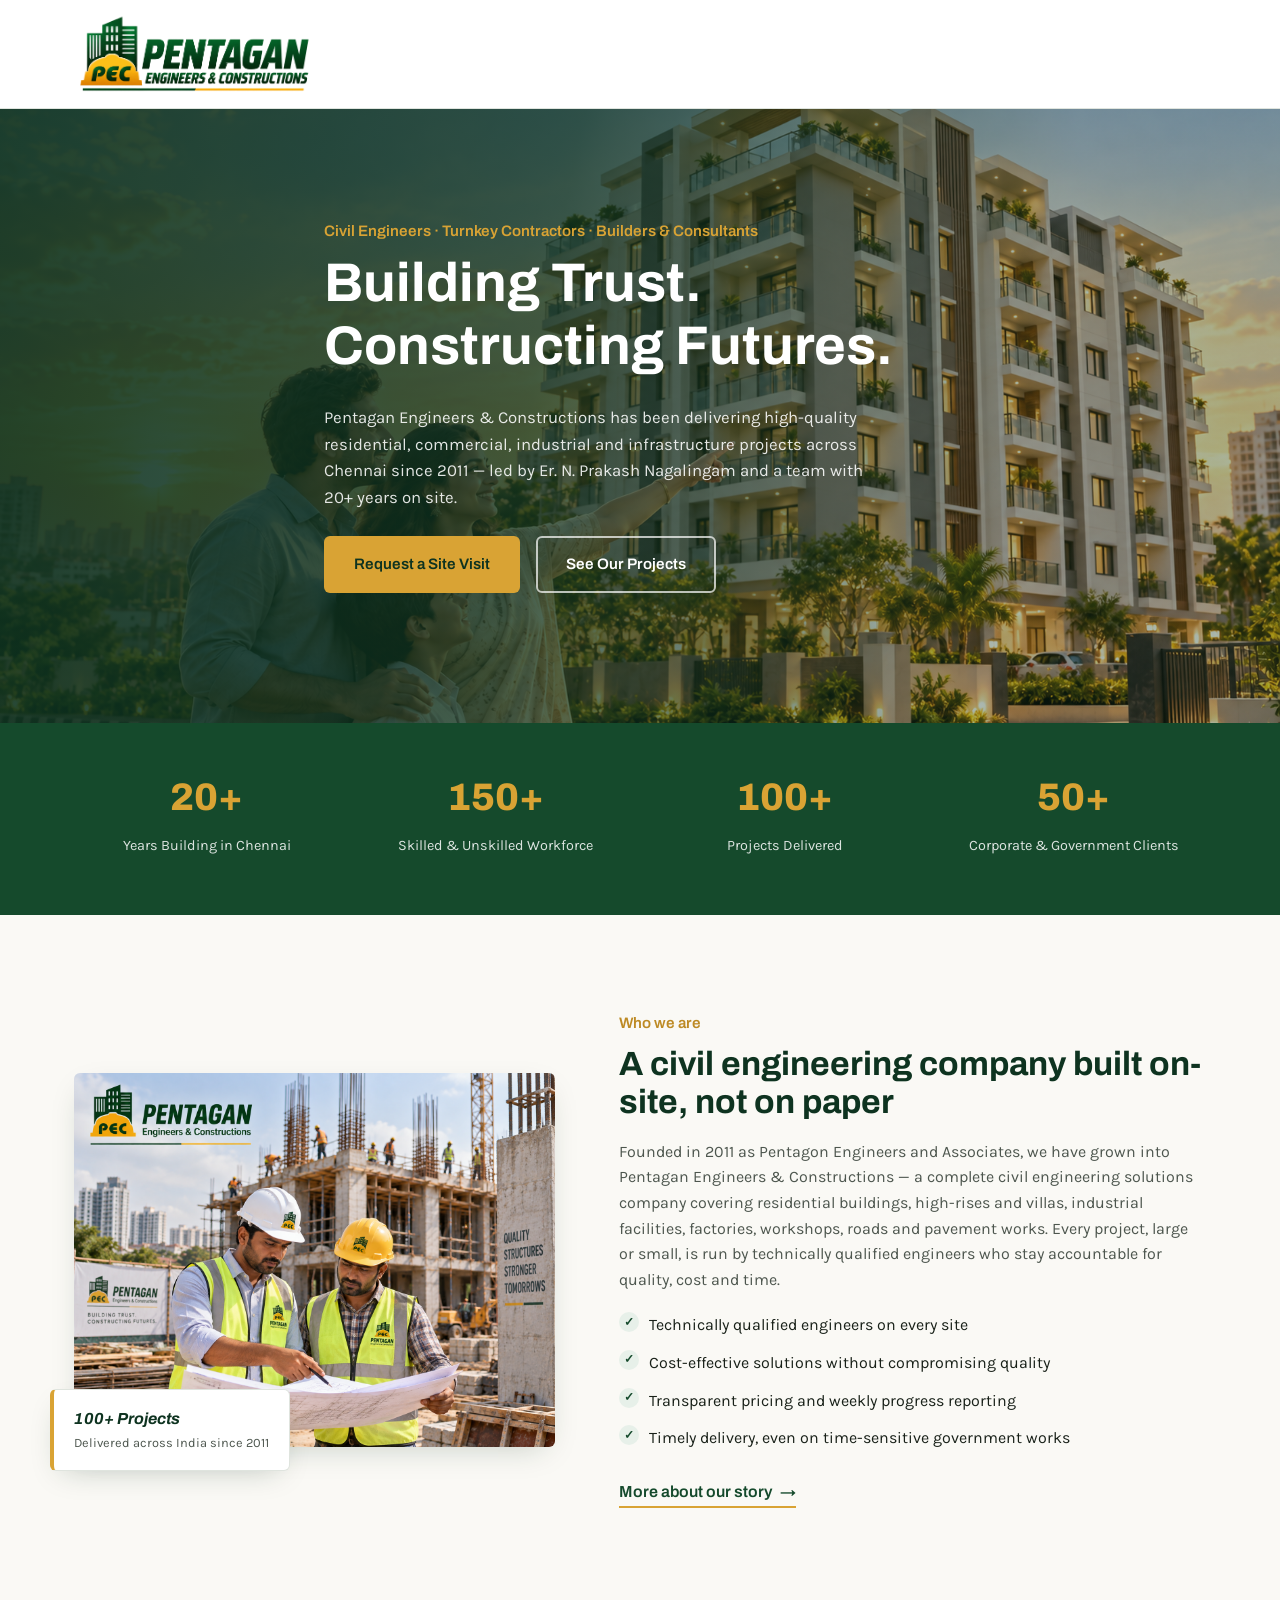
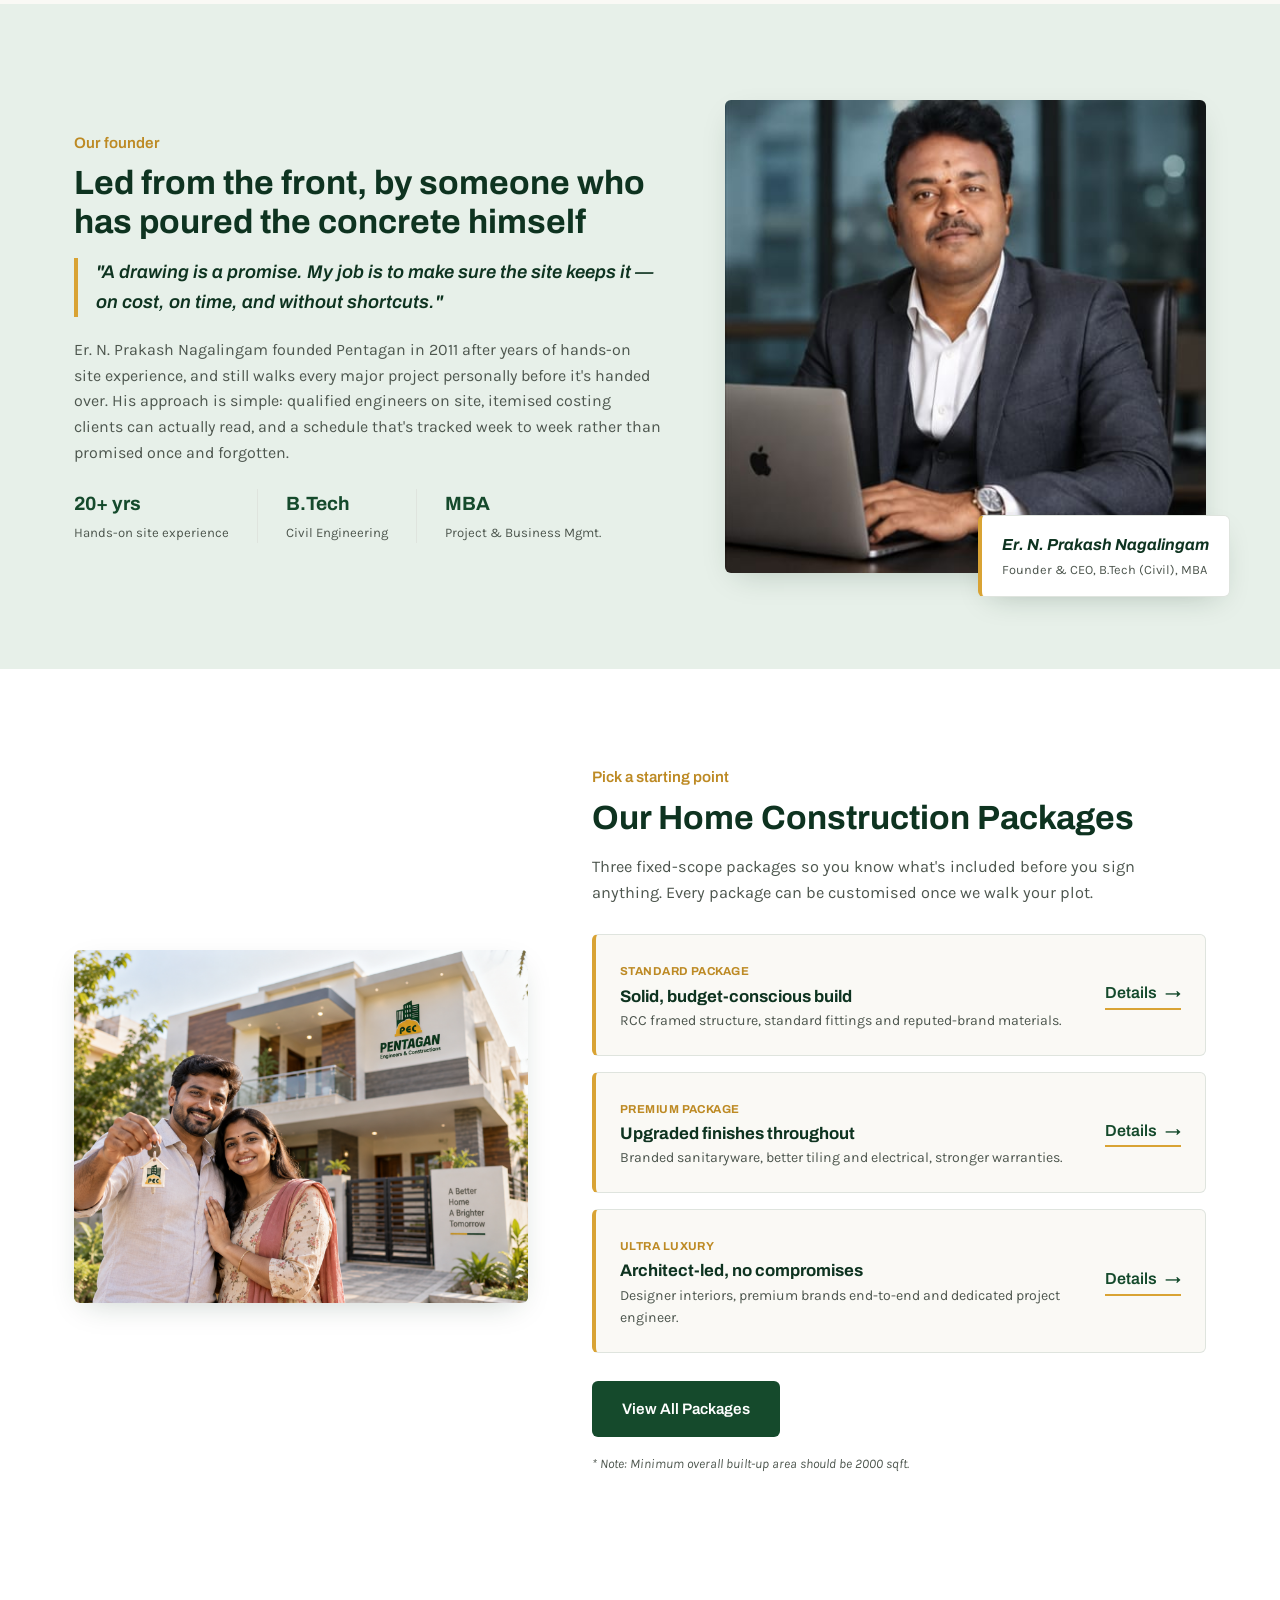
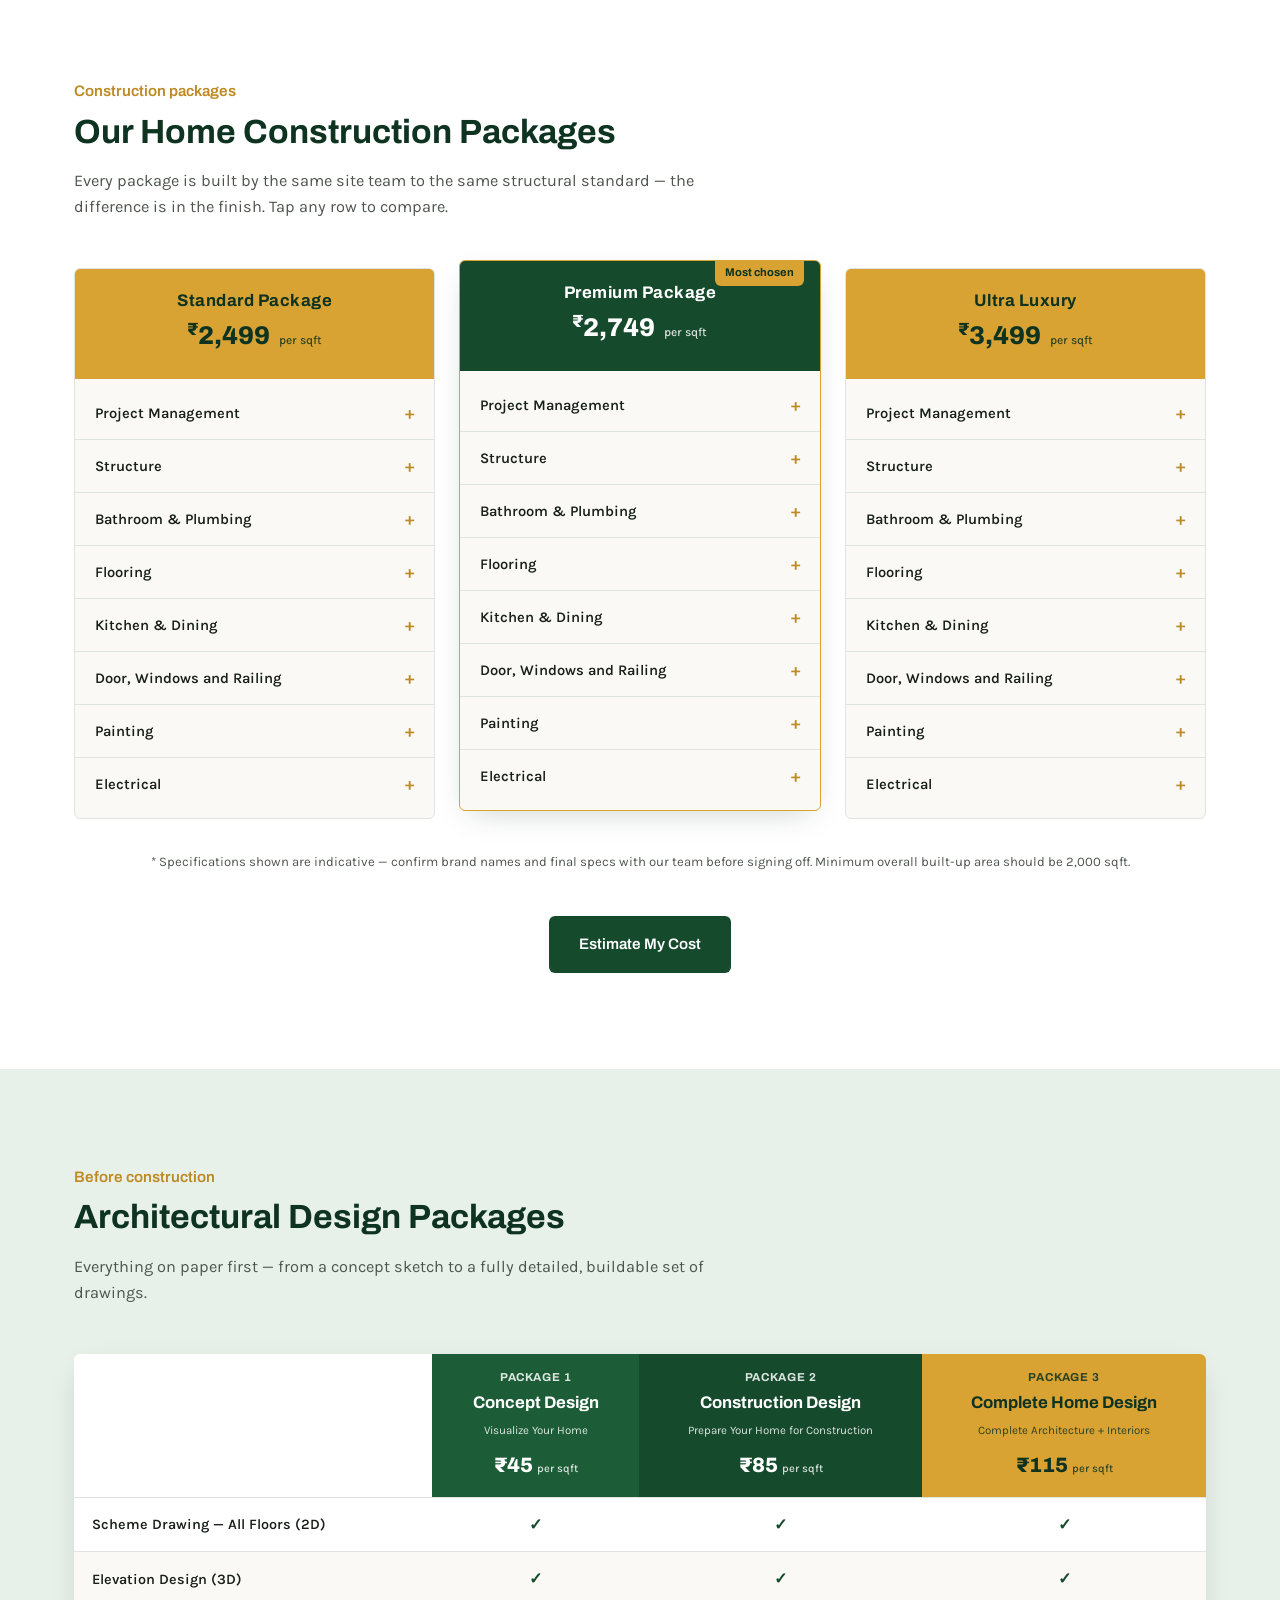
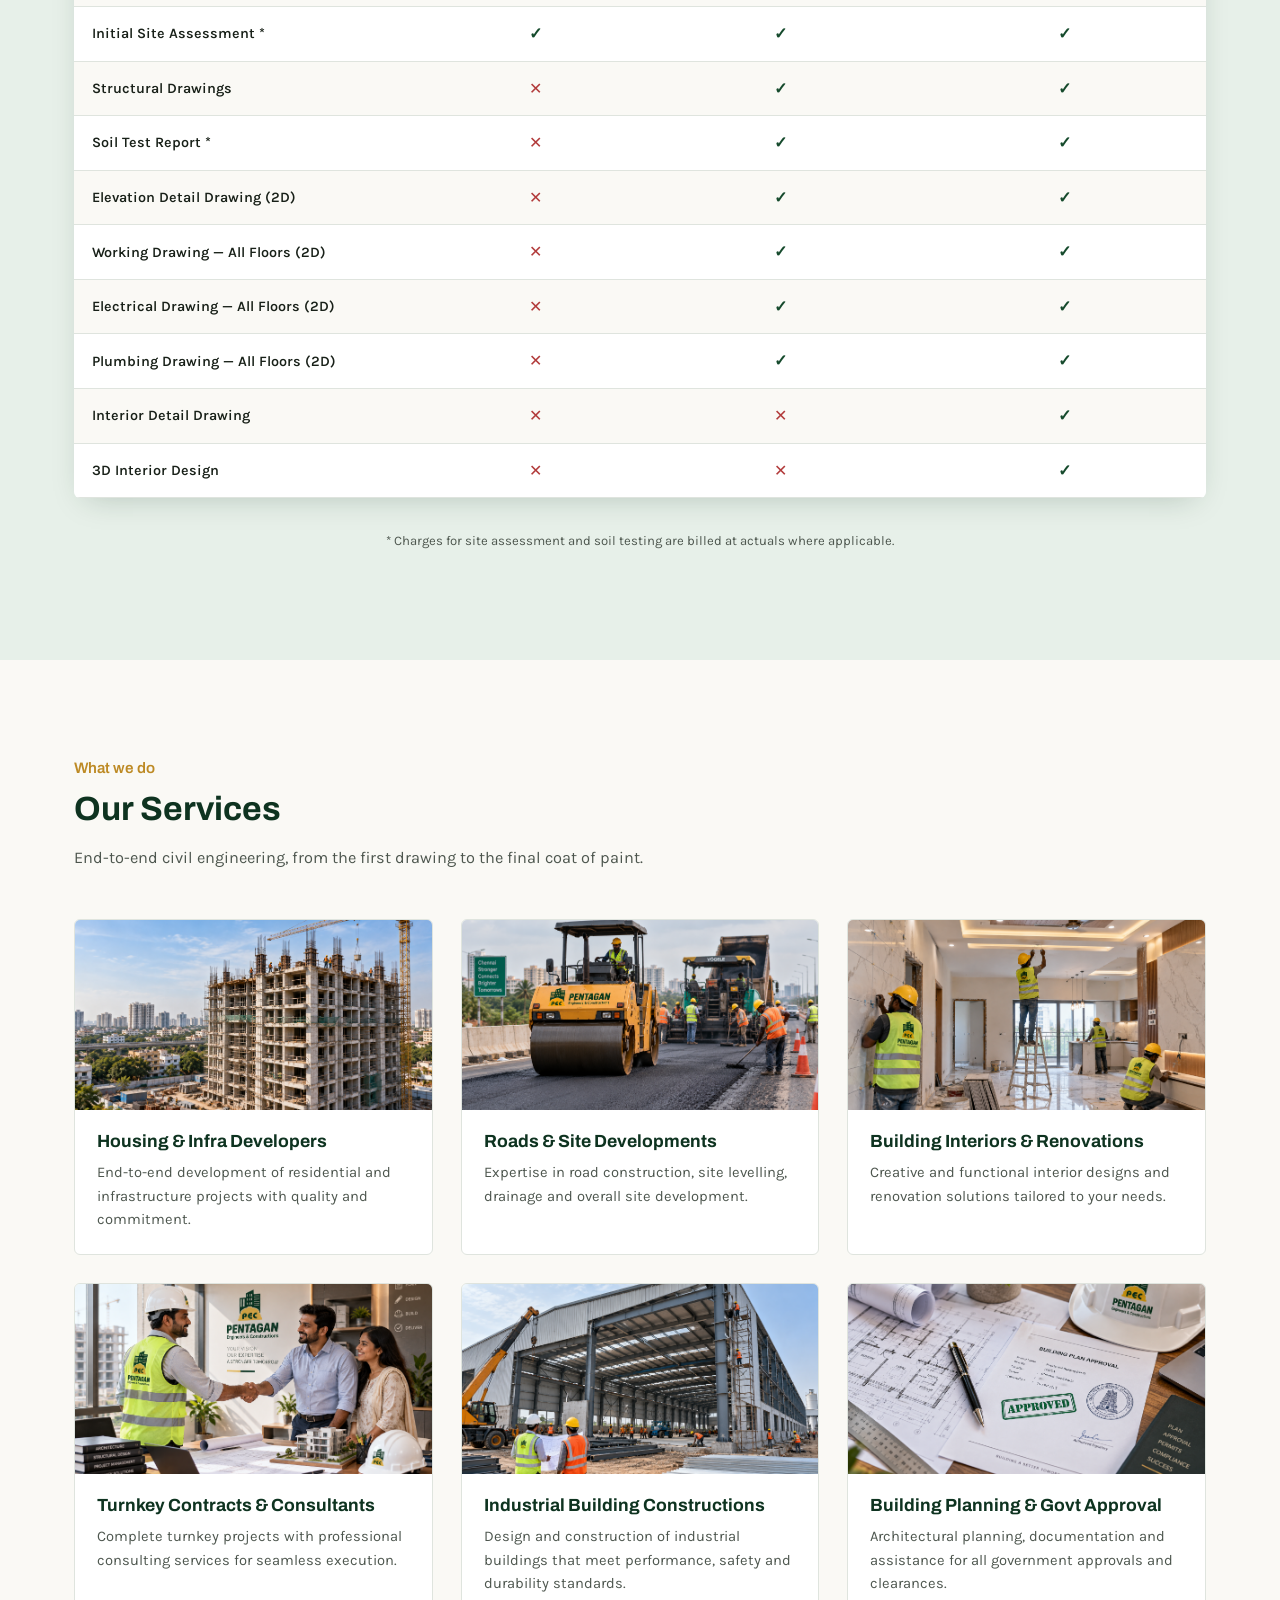
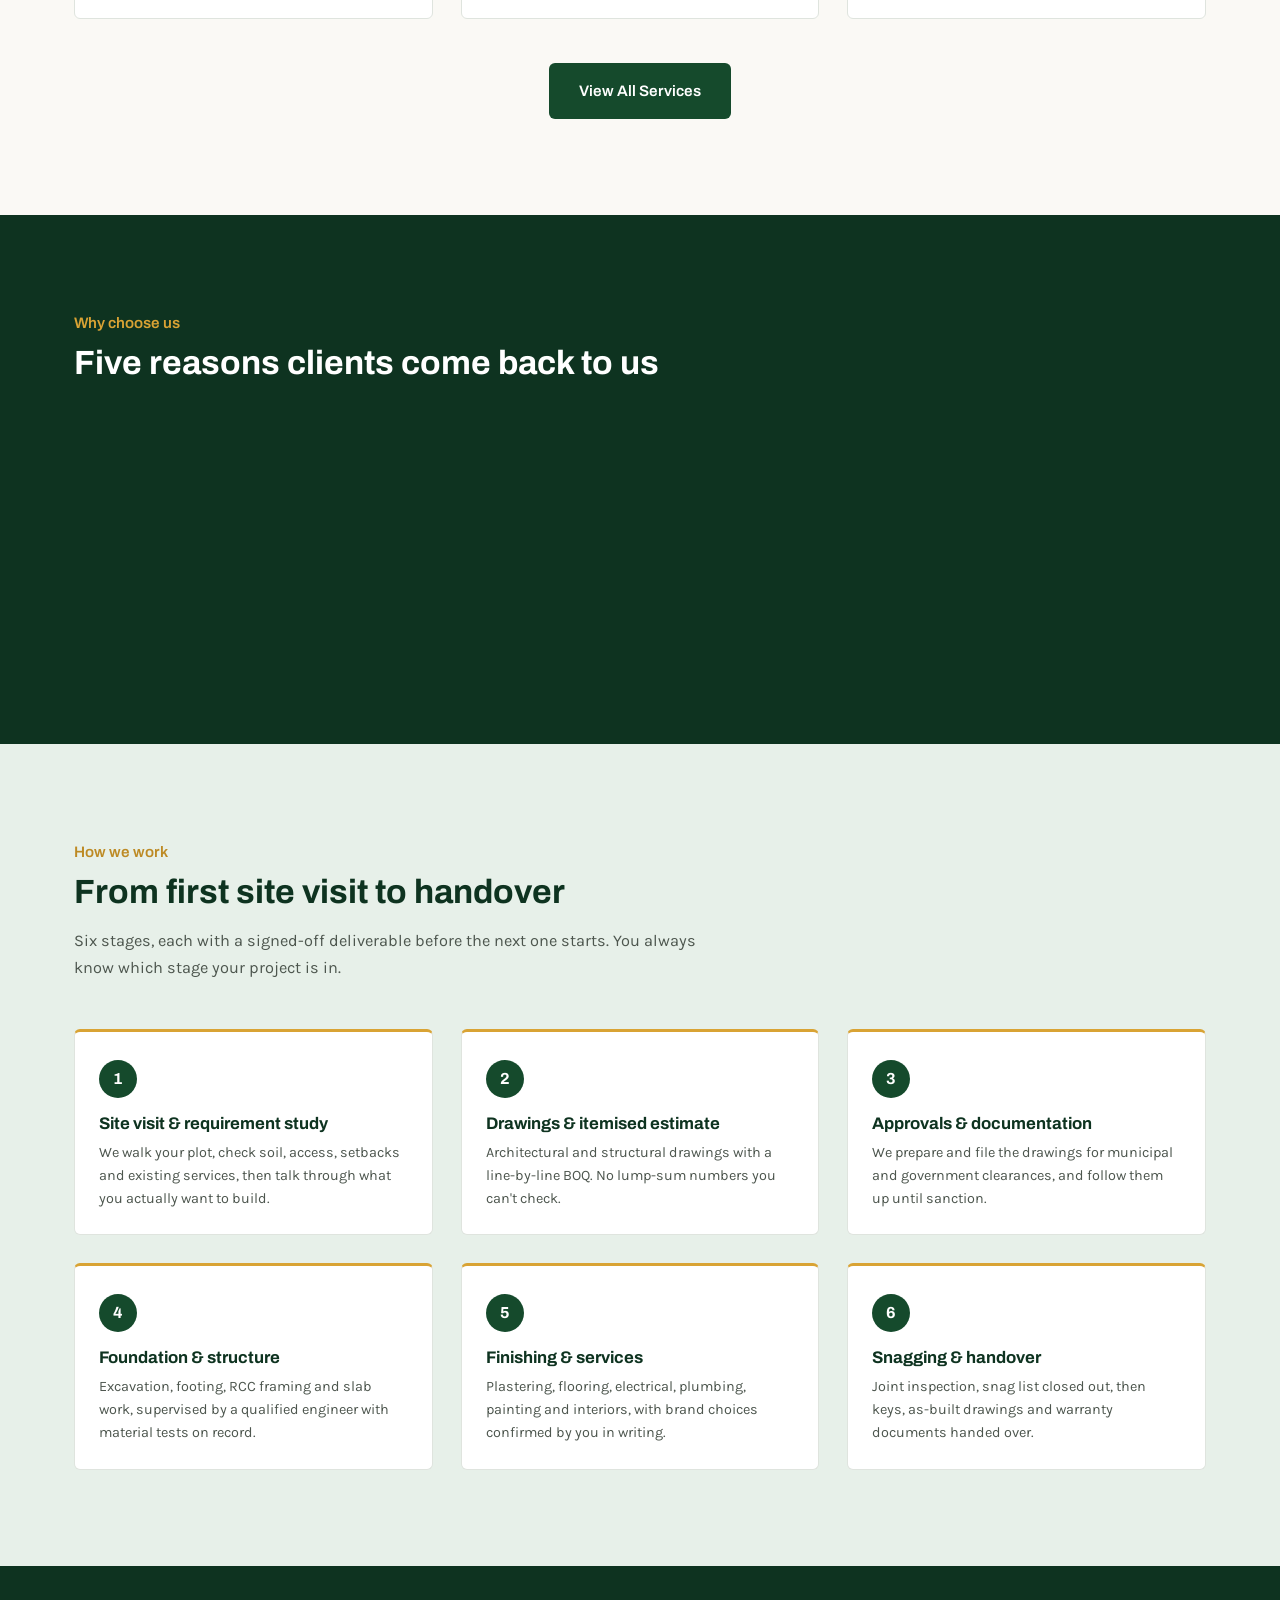
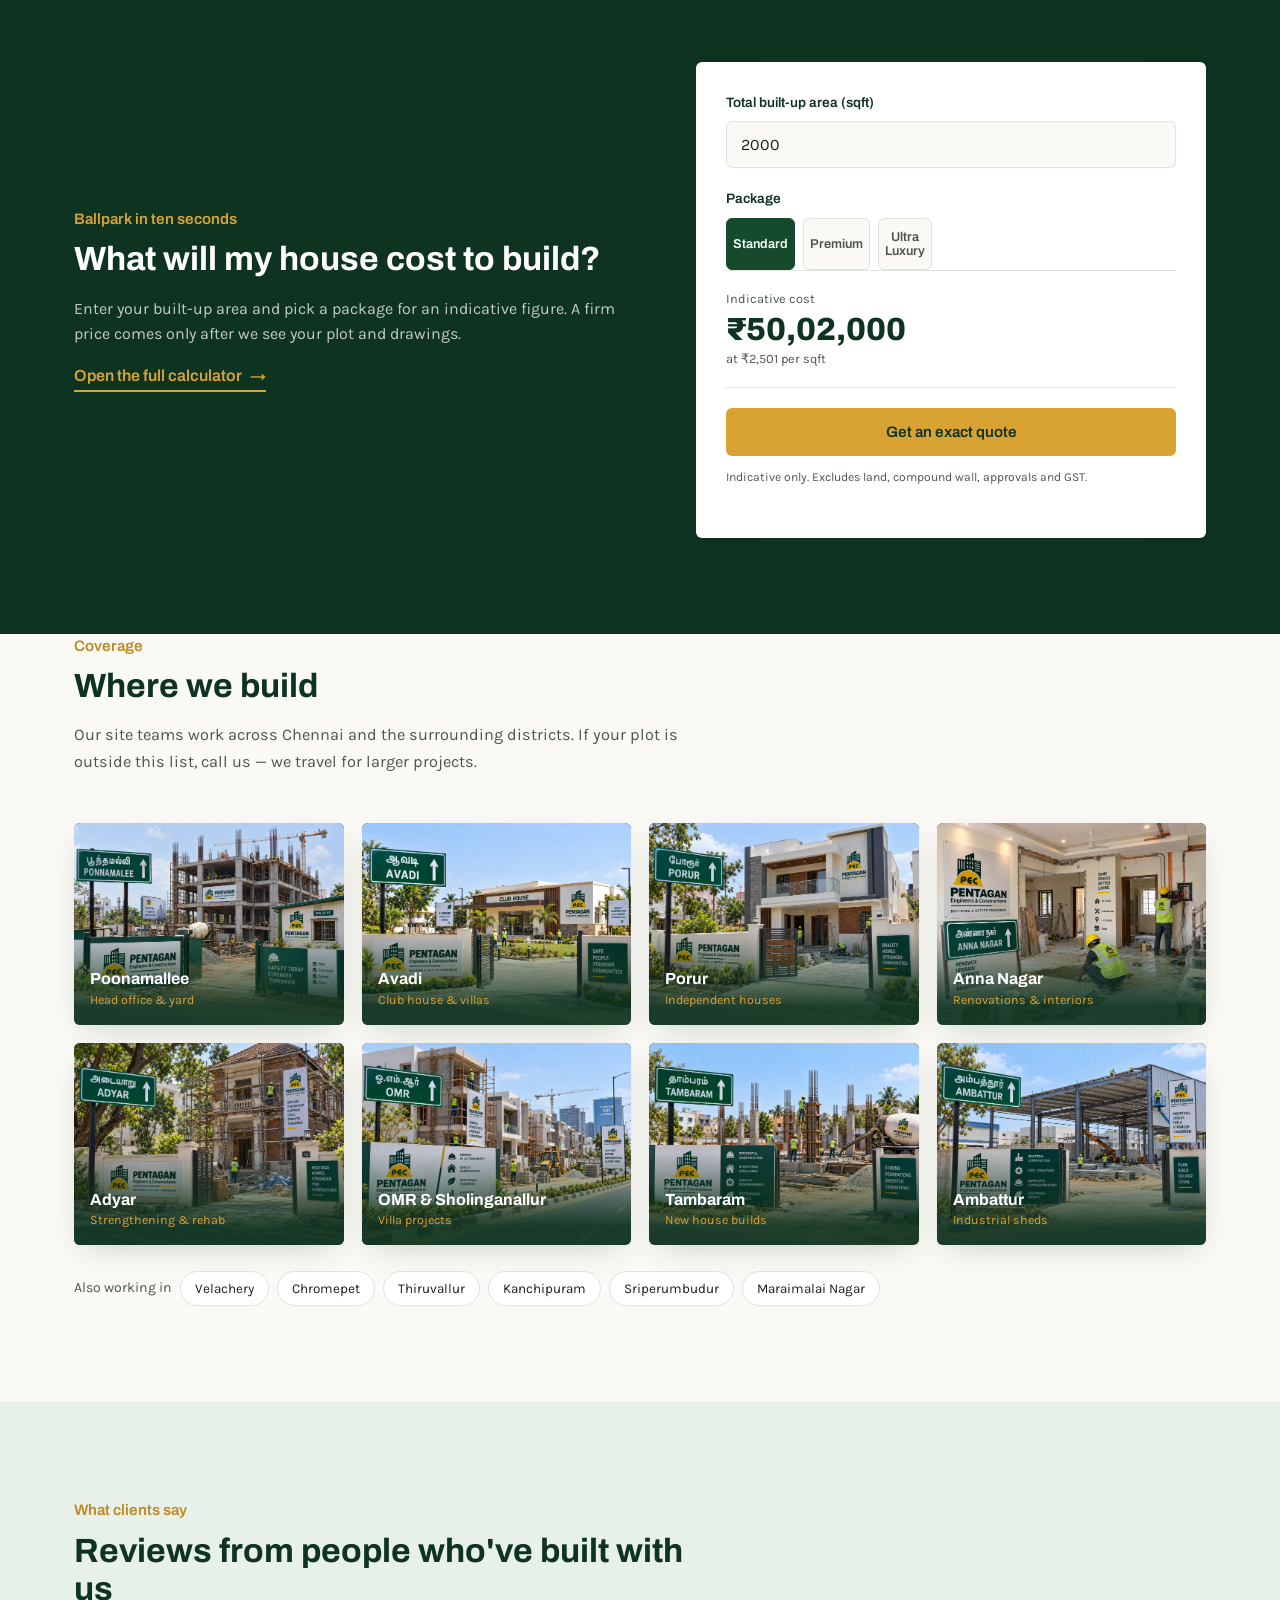
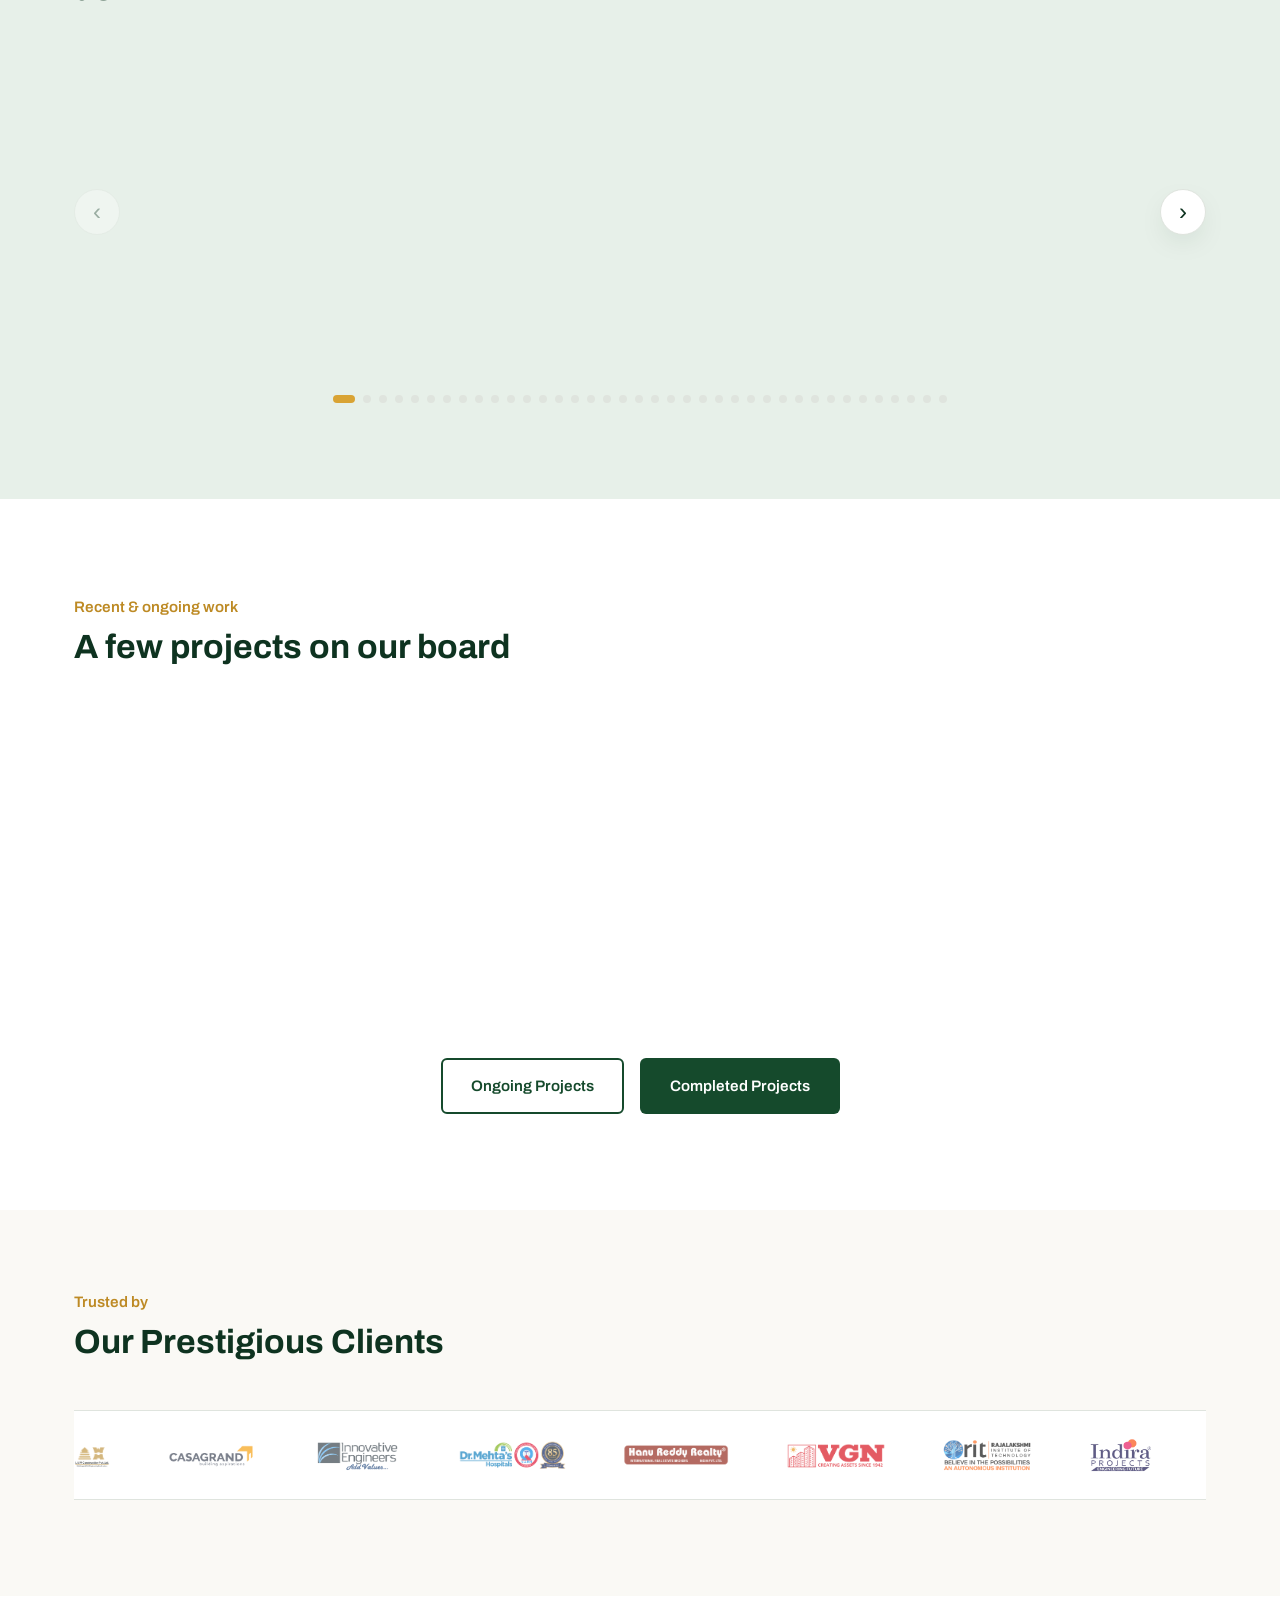
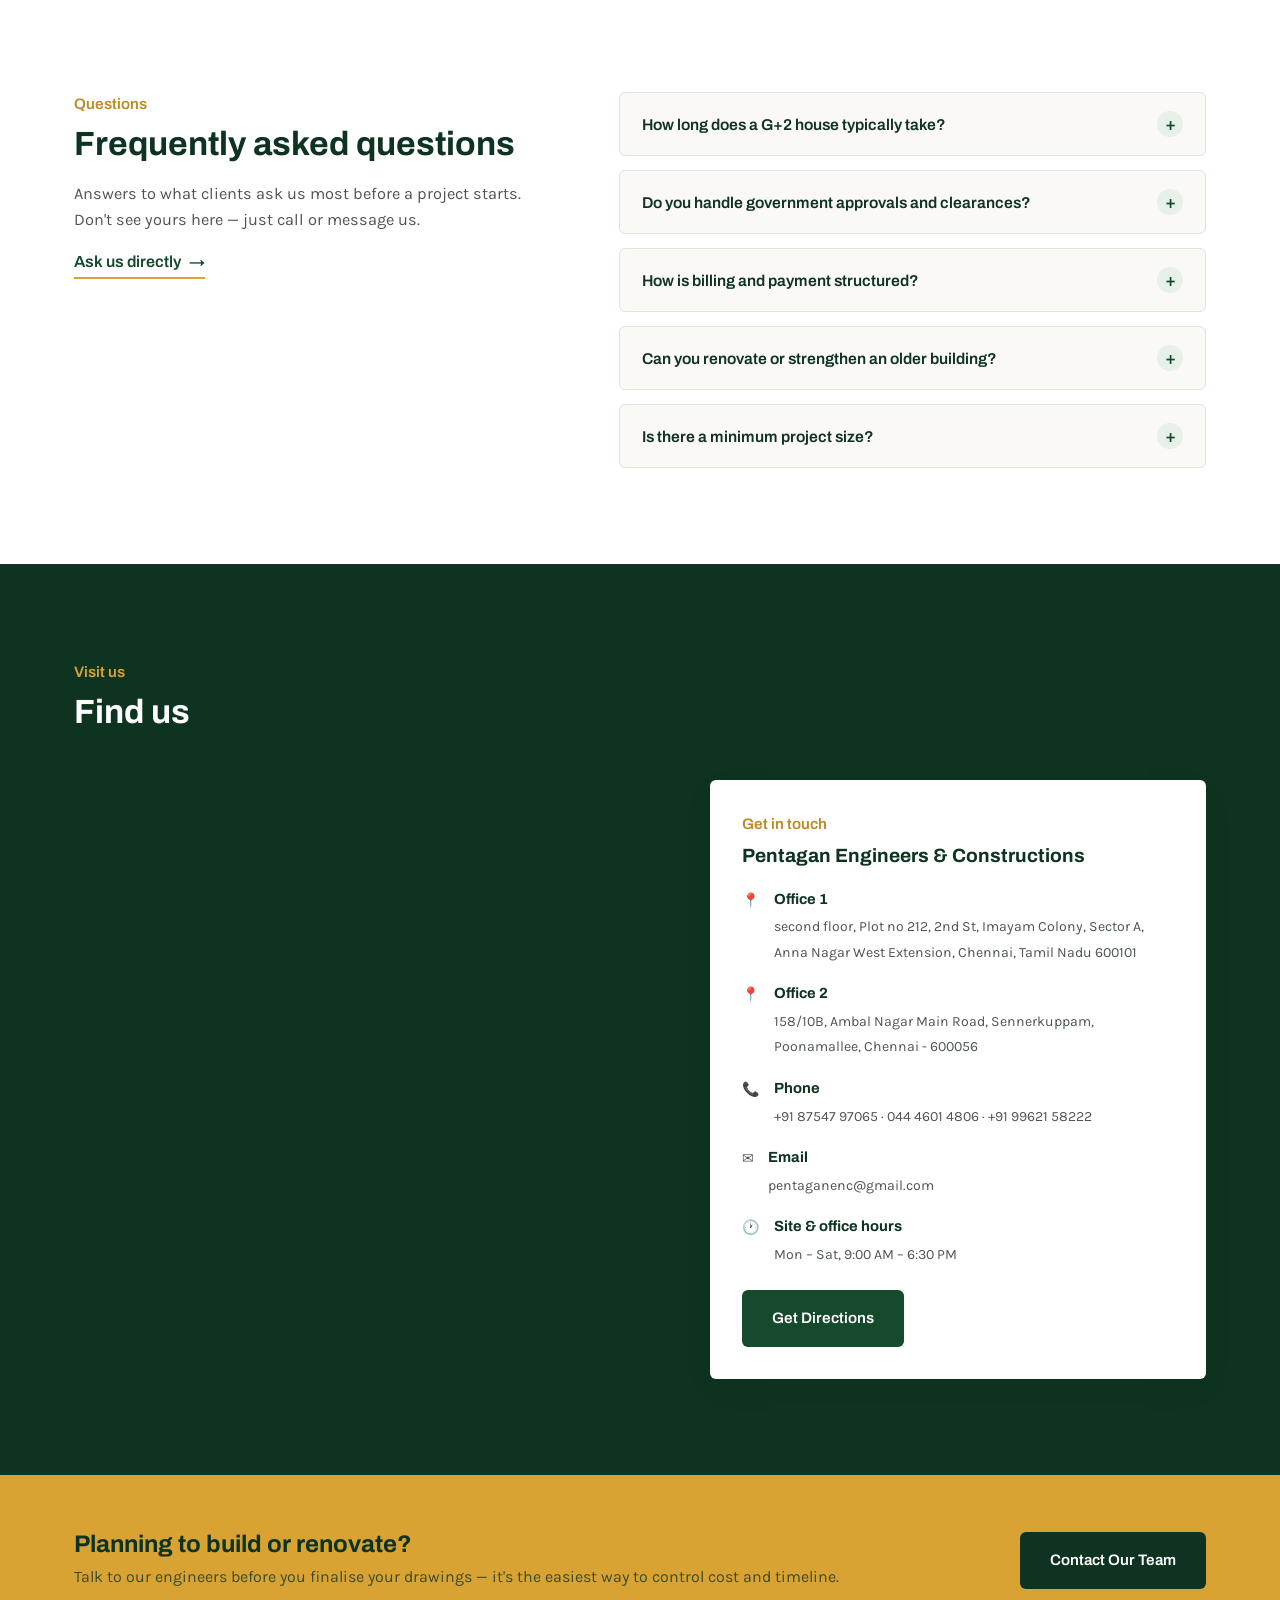
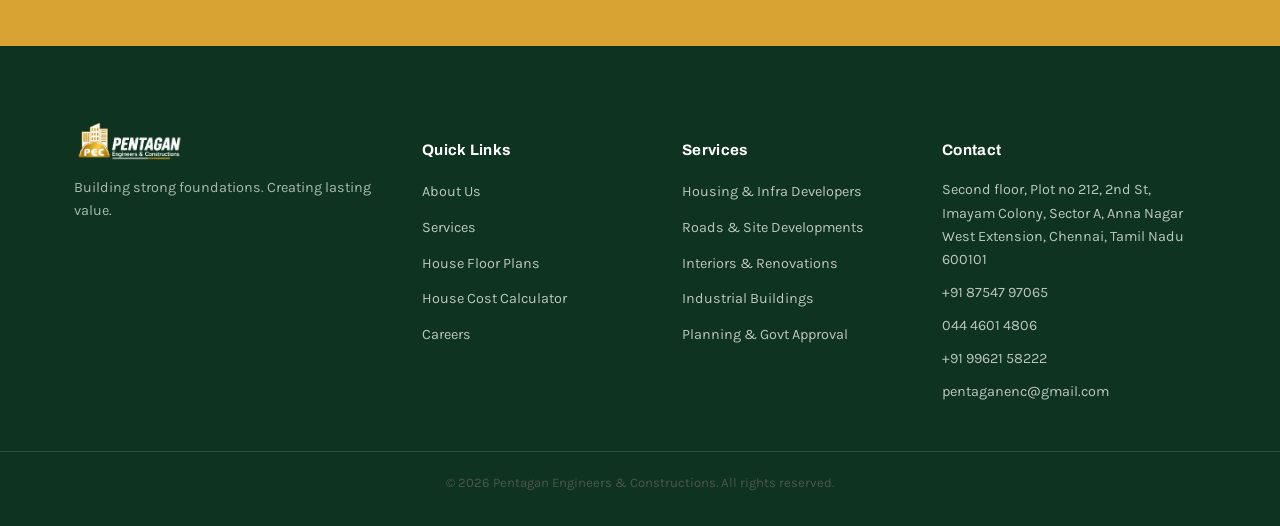
<file: index.html>
<!DOCTYPE html>
<html lang="en">
<head>
<meta charset="UTF-8">
<meta name="viewport" content="width=device-width, initial-scale=1.0">
<title>Pentagan Engineers &amp; Constructions | Chennai Civil Engineering &amp; Construction</title>
<meta name="description" content="Pentagan Engineers &amp; Constructions — housing, roads, industrial buildings, interiors and turnkey construction in Chennai since 2011.">
<link rel="preconnect" href="https://fonts.googleapis.com">
<link rel="preconnect" href="https://fonts.gstatic.com" crossorigin>
<link href="https://fonts.googleapis.com/css2?family=Archivo:wght@500;600;700;800&family=Karla:wght@400;500;600;700&display=swap" rel="stylesheet">
<link rel="stylesheet" href="css/style.css">
<link rel="stylesheet" href="css/floor-plans.css">
  <link rel="preconnect" href="https://fonts.googleapis.com">
<link rel="preconnect" href="https://fonts.gstatic.com" crossorigin>
<link href="https://fonts.googleapis.com/css2?family=Roboto+Condensed:ital,wght@1,900&display=swap" rel="stylesheet">
<link rel="icon" href="images/favicon.png" type="image/png">
</head>
<body>

<!-- ===== TOP STRIP ===== -->
<!-- <div class="top-strip">
  <div class="container top-strip__inner">
    <div class="top-strip__contact">
      <a href="tel:+918754797065">📞 +91 99621 58222</a>
      <a href="mailto:pentaganenc@gmail.com">✉ pentaganenc@gmail.com</a>
    </div>
    <div class="top-strip__address">Second Floor, Plot no 212, 2nd St, Imayam Colony, Sector A, Anna Nagar West Extension, Chennai, Tamil Nadu 600101</div>
  </div>
</div> -->

<!-- ===== HEADER ===== -->
<header class="site-header" id="siteHeader">
  <div class="container site-header__inner">
    <a href="index.html" class="brand">
      <img src="images/logo.png" alt="Pentagan Engineers &amp; Constructions logo" class="brand__logo">
   
    </a>

    <nav class="nav" id="siteNav">
      <ul>
        <li><a href="index.html" class="is-active">Home</a></li>
        <li><a href="about.html">About Us</a></li>
        <li><a href="services.html">Services</a></li>
        <li><a href="floor-plans.html">House Floor Plans</a></li>
        <li><a href="cost-calculator.html">House Cost Calculator</a></li>
        <li class="has-dropdown">
          <a href="#" aria-haspopup="true" aria-expanded="false">Projects</a>
          <ul class="dropdown">
            <li><a href="projects-ongoing.html">Ongoing Projects</a></li>
            <li><a href="projects-completed.html">Completed Projects</a></li>
          </ul>
        </li>
        <li><a href="careers.html">Careers</a></li>
        <li><a href="contact.html">Contact Us</a></li>
      </ul>
    </nav>

    <a href="contact.html" class="btn btn--gold nav-cta">Get a Quote</a>

    <button class="nav-toggle" id="navToggle" aria-label="Toggle navigation" aria-expanded="false">
      <span></span><span></span><span></span>
    </button>
  </div>
</header>

<!-- ===== HERO / BANNER ===== -->
<section class="hero" id="home">
  <div class="hero__media">
    <img src="images/banner.jpg" alt="Recently completed Pentagan Engineers residential building" class="hero__img">
    <div class="hero__scrim"></div>
  </div>
  <div class="container hero__content">
    <p class="eyebrow">Civil Engineers · Turnkey Contractors · Builders &amp; Consultants</p>
    <h1>Building Trust.<br>Constructing Futures.</h1>
    <p class="hero__lead">Pentagan Engineers &amp; Constructions has been delivering high-quality residential, commercial, industrial and infrastructure projects across Chennai since 2011 — led by Er.&nbsp;N.&nbsp;Prakash Nagalingam and a team with 20+ years on site.</p>
    <div class="hero__actions">
      <a href="contact.html" class="btn btn--gold">Request a Site Visit</a>
      <a href="projects-completed.html" class="btn btn--outline">See Our Projects</a>
    </div>
  </div>
</section>

<!-- ===== TRUST STRIP / STATS ===== -->
<section class="stats">
  <div class="container stats__grid">
    <div class="stat">
      <span class="stat__num" data-count="20">0</span><span class="stat__suffix">+</span>
      <p>Years Building in Chennai</p>
    </div>
    <div class="stat">
      <span class="stat__num" data-count="150">0</span><span class="stat__suffix">+</span>
      <p>Skilled &amp; Unskilled Workforce</p>
    </div>
    <div class="stat">
      <span class="stat__num" data-count="100">0</span><span class="stat__suffix">+</span>
      <p>Projects Delivered</p>
    </div>
    <div class="stat">
      <span class="stat__num" data-count="50">0</span><span class="stat__suffix">+</span>
      <p>Corporate &amp; Government Clients</p>
    </div>
  </div>
</section>

<!-- ===== ABOUT US (image left, content right) ===== -->
<section class="about-snap" id="about">
  <div class="container about-snap__grid">
    <div class="about-snap__media">
      <img src="images/about-site.jpg" alt="Pentagan Engineers site team reviewing a residential construction project" class="about-snap__img">
      <div class="about-snap__badge">
        <strong>100+ Projects</strong>
        <span>Delivered across India since 2011</span>
      </div>
    </div>
    <div class="about-snap__text">
      <p class="eyebrow">Who we are</p>
      <h2>A civil engineering company built on-site, not on paper</h2>
      <p>Founded in 2011 as Pentagon Engineers and Associates, we have grown into Pentagan Engineers &amp; Constructions — a complete civil engineering solutions company covering residential buildings, high-rises and villas, industrial facilities, factories, workshops, roads and pavement works. Every project, large or small, is run by technically qualified engineers who stay accountable for quality, cost and time.</p>
      <ul class="check-list">
        <li>Technically qualified engineers on every site</li>
        <li>Cost-effective solutions without compromising quality</li>
        <li>Transparent pricing and weekly progress reporting</li>
        <li>Timely delivery, even on time-sensitive government works</li>
      </ul>
      <a href="about.html" class="link-arrow">More about our story</a>
    </div>
  </div>
</section>

<!-- ===== OUR FOUNDER (content left, image right) ===== -->
<section class="about-snap about-snap--reverse" id="founder">
  <div class="container about-snap__grid">
    <div class="about-snap__text">
      <p class="eyebrow">Our founder</p>
      <h2>Led from the front, by someone who has poured the concrete himself</h2>
      <p class="founder-quote">"A drawing is a promise. My job is to make sure the site keeps it — on cost, on time, and without shortcuts."</p>
      <p>Er. N. Prakash Nagalingam founded Pentagan in 2011 after years of hands-on site experience, and still walks every major project personally before it's handed over. His approach is simple: qualified engineers on site, itemised costing clients can actually read, and a schedule that's tracked week to week rather than promised once and forgotten.</p>
      <div class="founder-creds">
        <div><strong>20+ yrs</strong><span>Hands-on site experience</span></div>
        <div><strong>B.Tech</strong><span>Civil Engineering</span></div>
        <div><strong>MBA</strong><span>Project &amp; Business Mgmt.</span></div>
      </div>
    </div>
    <div class="about-snap__media">
      <img src="images/founder.jpeg" alt="Er. N. Prakash Nagalingam, Founder and CEO of Pentagan Engineers & Constructions" class="about-snap__img">
      <div class="about-snap__badge">
        <strong>Er. N. Prakash Nagalingam</strong>
        <span>Founder &amp; CEO, B.Tech (Civil), MBA</span>
      </div>
    </div>
  </div>
</section>

<!-- ===== HOME CONSTRUCTION PACKAGES ===== -->
<section class="packages" id="packages">
  <div class="container packages__grid">
    <div class="packages__media">
      <img src="images/packages-couple.jpg" alt="Happy homeowners who built with Pentagan Engineers" class="about-snap__img">
    </div>
    <div class="packages__content">
      <p class="eyebrow">Pick a starting point</p>
      <h2>Our Home Construction Packages</h2>
      <p class="section-lead">Three fixed-scope packages so you know what's included before you sign anything. Every package can be customised once we walk your plot.</p>
      <div class="packages__list">
        <div class="package-card">
          <div>
            <span class="package-card__tier">Standard Package</span>
            <h3>Solid, budget-conscious build</h3>
            <p>RCC framed structure, standard fittings and reputed-brand materials.</p>
          </div>
          <a href="cost-calculator.html" class="link-arrow">Details</a>
        </div>
        <div class="package-card">
          <div>
            <span class="package-card__tier">Premium Package</span>
            <h3>Upgraded finishes throughout</h3>
            <p>Branded sanitaryware, better tiling and electrical, stronger warranties.</p>
          </div>
          <a href="cost-calculator.html" class="link-arrow">Details</a>
        </div>
        <div class="package-card">
          <div>
            <span class="package-card__tier">Ultra Luxury</span>
            <h3>Architect-led, no compromises</h3>
            <p>Designer interiors, premium brands end-to-end and dedicated project engineer.</p>
          </div>
          <a href="cost-calculator.html" class="link-arrow">Details</a>
        </div>
      </div>
      <div class="packages__actions">
        <a href="cost-calculator.html" class="btn btn--green">View All Packages</a>
      </div>
      <p class="packages__note">* Note: Minimum overall built-up area should be 2000 sqft.</p>
    </div>
  </div>
</section>

<!-- ===== HOME CONSTRUCTION PACKAGES ===== -->
<section class="hc-packages" id="construction-packages">
  <div class="container">
    <div class="section-head">
      <p class="eyebrow">Construction packages</p>
      <h2>Our Home Construction Packages</h2>
      <p class="section-lead">Every package is built by the same site team to the same structural standard — the difference is in the finish. Tap any row to compare.</p>
    </div>

    <div class="hc-table" id="hcTable">
      <div class="hc-col">
        <div class="hc-col__head">
          <h3>Standard Package</h3>
          <p><span>₹</span>2,499 <em>per sqft</em></p>
        </div>
        <div class="hc-rows">
          <button class="hc-row" data-row="0" aria-expanded="false"><span>Project Management</span><i>+</i></button>
          <div class="hc-panel" data-panel="0"><p>Single dedicated site supervisor with weekly photo &amp; progress updates.</p></div>

          <button class="hc-row" data-row="1" aria-expanded="false"><span>Structure</span><i>+</i></button>
          <div class="hc-panel" data-panel="1"><p>RCC framed structure built with standard-brand steel and cement.</p></div>

          <button class="hc-row" data-row="2" aria-expanded="false"><span>Bathroom &amp; Plumbing</span><i>+</i></button>
          <div class="hc-panel" data-panel="2"><p>CPVC/UPVC piping with standard-brand sanitaryware and CP fittings.</p></div>

          <button class="hc-row" data-row="3" aria-expanded="false"><span>Flooring</span><i>+</i></button>
          <div class="hc-panel" data-panel="3"><p>2x2 ft vitrified tiles in living areas and bedrooms; anti-skid tiles in wet areas.</p></div>

          <button class="hc-row" data-row="4" aria-expanded="false"><span>Kitchen &amp; Dining</span><i>+</i></button>
          <div class="hc-panel" data-panel="4"><p>Granite platform, stainless steel sink and tiled dado up to lintel level.</p></div>

          <button class="hc-row" data-row="5" aria-expanded="false"><span>Door, Windows and Railing</span><i>+</i></button>
          <div class="hc-panel" data-panel="5"><p>Flush shutter doors, UPVC/aluminium windows and MS railings.</p></div>

          <button class="hc-row" data-row="6" aria-expanded="false"><span>Painting</span><i>+</i></button>
          <div class="hc-panel" data-panel="6"><p>Interior emulsion paint and exterior weatherproof paint, two coats.</p></div>

          <button class="hc-row" data-row="7" aria-expanded="false"><span>Electrical</span><i>+</i></button>
          <div class="hc-panel" data-panel="7"><p>Modular switches with standard wiring and adequate points per room.</p></div>
        </div>
      </div>

      <div class="hc-col hc-col--featured">
        <div class="hc-col__head">
          <span class="hc-col__tag">Most chosen</span>
          <h3>Premium Package</h3>
          <p><span>₹</span>2,749 <em>per sqft</em></p>
        </div>
        <div class="hc-rows">
          <button class="hc-row" data-row="0" aria-expanded="false"><span>Project Management</span><i>+</i></button>
          <div class="hc-panel" data-panel="0"><p>Dedicated site engineer with a weekly on-site review meeting.</p></div>

          <button class="hc-row" data-row="1" aria-expanded="false"><span>Structure</span><i>+</i></button>
          <div class="hc-panel" data-panel="1"><p>RCC framed structure, higher-grade steel and integral waterproofing additives.</p></div>

          <button class="hc-row" data-row="2" aria-expanded="false"><span>Bathroom &amp; Plumbing</span><i>+</i></button>
          <div class="hc-panel" data-panel="2"><p>CPVC/UPVC piping with mid-premium branded sanitaryware and CP fittings.</p></div>

          <button class="hc-row" data-row="3" aria-expanded="false"><span>Flooring</span><i>+</i></button>
          <div class="hc-panel" data-panel="3"><p>Larger-format vitrified tiles throughout, with designer skirting.</p></div>

          <button class="hc-row" data-row="4" aria-expanded="false"><span>Kitchen &amp; Dining</span><i>+</i></button>
          <div class="hc-panel" data-panel="4"><p>Granite/quartz platform with a branded sink and faucet.</p></div>

          <button class="hc-row" data-row="5" aria-expanded="false"><span>Door, Windows and Railing</span><i>+</i></button>
          <div class="hc-panel" data-panel="5"><p>Veneer-finish doors, UPVC windows with mosquito mesh, MS/SS railings.</p></div>

          <button class="hc-row" data-row="6" aria-expanded="false"><span>Painting</span><i>+</i></button>
          <div class="hc-panel" data-panel="6"><p>Premium washable emulsion inside; textured exterior finish on feature walls.</p></div>

          <button class="hc-row" data-row="7" aria-expanded="false"><span>Electrical</span><i>+</i></button>
          <div class="hc-panel" data-panel="7"><p>Modular switches, additional points, and provision for AC and inverter.</p></div>
        </div>
      </div>

      <div class="hc-col">
        <div class="hc-col__head">
          <h3>Ultra Luxury</h3>
          <p><span>₹</span>3,499 <em>per sqft</em></p>
        </div>
        <div class="hc-rows">
          <button class="hc-row" data-row="0" aria-expanded="false"><span>Project Management</span><i>+</i></button>
          <div class="hc-panel" data-panel="0"><p>Dedicated project manager with fortnightly client walkthroughs.</p></div>

          <button class="hc-row" data-row="1" aria-expanded="false"><span>Structure</span><i>+</i></button>
          <div class="hc-panel" data-panel="1"><p>RCC framed structure with structural engineer-certified design and detailing.</p></div>

          <button class="hc-row" data-row="2" aria-expanded="false"><span>Bathroom &amp; Plumbing</span><i>+</i></button>
          <div class="hc-panel" data-panel="2"><p>Concealed diverters with premium imported sanitaryware and fittings.</p></div>

          <button class="hc-row" data-row="3" aria-expanded="false"><span>Flooring</span><i>+</i></button>
          <div class="hc-panel" data-panel="3"><p>Marble or large-format vitrified tiles with inlay detailing.</p></div>

          <button class="hc-row" data-row="4" aria-expanded="false"><span>Kitchen &amp; Dining</span><i>+</i></button>
          <div class="hc-panel" data-panel="4"><p>Quartz/granite platform with a modular kitchen shell and premium fittings.</p></div>

          <button class="hc-row" data-row="5" aria-expanded="false"><span>Door, Windows and Railing</span><i>+</i></button>
          <div class="hc-panel" data-panel="5"><p>Designer doors, UPVC/aluminium windows, glass and SS railings.</p></div>

          <button class="hc-row" data-row="6" aria-expanded="false"><span>Painting</span><i>+</i></button>
          <div class="hc-panel" data-panel="6"><p>Premium washable emulsion with a full texture / stone-finish exterior.</p></div>

          <button class="hc-row" data-row="7" aria-expanded="false"><span>Electrical</span><i>+</i></button>
          <div class="hc-panel" data-panel="7"><p>Designer modular switches with home-automation provision.</p></div>
        </div>
      </div>
    </div>

    <p class="hc-note">* Specifications shown are indicative — confirm brand names and final specs with our team before signing off. Minimum overall built-up area should be 2,000 sqft.</p>
    <div class="services__cta">
      <a href="cost-calculator.html" class="btn btn--gold-pill">Estimate My Cost</a>
    </div>
  </div>
</section>

<!-- ===== ARCHITECTURAL DESIGN PACKAGES ===== -->
<section class="design-packages" id="design-packages">
  <div class="container">
    <div class="section-head">
      <p class="eyebrow">Before construction</p>
      <h2>Architectural Design Packages</h2>
      <p class="section-lead">Everything on paper first — from a concept sketch to a fully detailed, buildable set of drawings.</p>
    </div>

    <div class="dp-table-wrap">
      <table class="dp-table">
        <thead>
          <tr>
            <th class="dp-table__label"></th>
            <th class="dp-head dp-head--1">
              <span>Package 1</span>
              <strong>Concept Design</strong>
              <small>Visualize Your Home</small>
              <div class="dp-price">₹45 <em>per sqft</em></div>
            </th>
            <th class="dp-head dp-head--2">
              <span>Package 2</span>
              <strong>Construction Design</strong>
              <small>Prepare Your Home for Construction</small>
              <div class="dp-price">₹85 <em>per sqft</em></div>
            </th>
            <th class="dp-head dp-head--3">
              <span>Package 3</span>
              <strong>Complete Home Design</strong>
              <small>Complete Architecture + Interiors</small>
              <div class="dp-price">₹115 <em>per sqft</em></div>
            </th>
          </tr>
        </thead>
        <tbody>
          <tr><td>Scheme Drawing — All Floors (2D)</td><td class="yes">✓</td><td class="yes">✓</td><td class="yes">✓</td></tr>
          <tr><td>Elevation Design (3D)</td><td class="yes">✓</td><td class="yes">✓</td><td class="yes">✓</td></tr>
          <tr><td>Initial Site Assessment *</td><td class="yes">✓</td><td class="yes">✓</td><td class="yes">✓</td></tr>
          <tr><td>Structural Drawings</td><td class="no">✕</td><td class="yes">✓</td><td class="yes">✓</td></tr>
          <tr><td>Soil Test Report *</td><td class="no">✕</td><td class="yes">✓</td><td class="yes">✓</td></tr>
          <tr><td>Elevation Detail Drawing (2D)</td><td class="no">✕</td><td class="yes">✓</td><td class="yes">✓</td></tr>
          <tr><td>Working Drawing — All Floors (2D)</td><td class="no">✕</td><td class="yes">✓</td><td class="yes">✓</td></tr>
          <tr><td>Electrical Drawing — All Floors (2D)</td><td class="no">✕</td><td class="yes">✓</td><td class="yes">✓</td></tr>
          <tr><td>Plumbing Drawing — All Floors (2D)</td><td class="no">✕</td><td class="yes">✓</td><td class="yes">✓</td></tr>
          <tr><td>Interior Detail Drawing</td><td class="no">✕</td><td class="no">✕</td><td class="yes">✓</td></tr>
          <tr><td>3D Interior Design</td><td class="no">✕</td><td class="no">✕</td><td class="yes">✓</td></tr>
        </tbody>
      </table>
    </div>
    <p class="hc-note">* Charges for site assessment and soil testing are billed at actuals where applicable.</p>
  </div>
</section>

<!-- ===== SERVICES ===== -->
<section class="services" id="services">
  <div class="container">
    <div class="section-head">
      <p class="eyebrow">What we do</p>
      <h2>Our Services</h2>
      <p class="section-lead">End-to-end civil engineering, from the first drawing to the final coat of paint.</p>
    </div>

    <div class="services__grid">
      <article class="service-card">
        <img src="images/service-housing.jpg" alt="Residential housing construction site">
        <div class="service-card__body">
          <h3>Housing &amp; Infra Developers</h3>
          <p>End-to-end development of residential and infrastructure projects with quality and commitment.</p>
        </div>
      </article>

      <article class="service-card">
        <img src="images/service-roads.jpg" alt="Road construction and site levelling work">
        <div class="service-card__body">
          <h3>Roads &amp; Site Developments</h3>
          <p>Expertise in road construction, site levelling, drainage and overall site development.</p>
        </div>
      </article>

      <article class="service-card">
        <img src="images/service-interiors.jpg" alt="Modern interior renovation">
        <div class="service-card__body">
          <h3>Building Interiors &amp; Renovations</h3>
          <p>Creative and functional interior designs and renovation solutions tailored to your needs.</p>
        </div>
      </article>

      <article class="service-card">
        <img src="images/service-turnkey.jpg" alt="Turnkey project consultation">
        <div class="service-card__body">
          <h3>Turnkey Contracts &amp; Consultants</h3>
          <p>Complete turnkey projects with professional consulting services for seamless execution.</p>
        </div>
      </article>

      <article class="service-card">
        <img src="images/service-industrial.jpg" alt="Industrial building under construction">
        <div class="service-card__body">
          <h3>Industrial Building Constructions</h3>
          <p>Design and construction of industrial buildings that meet performance, safety and durability standards.</p>
        </div>
      </article>

      <article class="service-card">
        <img src="images/service-approval.jpg" alt="Architectural planning documents">
        <div class="service-card__body">
          <h3>Building Planning &amp; Govt Approval</h3>
          <p>Architectural planning, documentation and assistance for all government approvals and clearances.</p>
        </div>
      </article>
    </div>

    <div class="services__cta">
      <a href="services.html" class="btn btn--green">View All Services</a>
    </div>
  </div>
</section>

<!-- ===== WHY CHOOSE US ===== -->
<section class="why">
  <div class="container">
    <div class="section-head section-head--light">
      <p class="eyebrow">Why choose us</p>
      <h2>Five reasons clients come back to us</h2>
    </div>
    <div class="why__grid">
      <div class="why__item">
        <img src="images/icon-quality.png" alt="">
        <h3>Quality Assurance</h3>
        <p>Every material and method checked against site standards before it goes in the ground.</p>
      </div>
      <div class="why__item">
        <img src="images/icon-experience.png" alt="">
        <h3>Experienced Professionals</h3>
        <p>Led by a B.Tech Civil, MBA qualified founder with 20+ years of hands-on site experience.</p>
      </div>
      <div class="why__item">
        <img src="images/icon-delivery.png" alt="">
        <h3>Timely Delivery</h3>
        <p>Scheduled, tracked and delivered — including moratorium-period government works.</p>
      </div>
      <div class="why__item">
        <img src="images/icon-pricing.png" alt="">
        <h3>Transparent Pricing</h3>
        <p>Itemised BOQs and weekly billing, so you always know what you're paying for.</p>
      </div>
      <div class="why__item">
        <img src="images/icon-satisfaction.png" alt="">
        <h3>Customer Satisfaction</h3>
        <p>Repeat work from CASA GRAND, L&amp;W, Baashyam, Hanu Reddy and more.</p>
      </div>
    </div>
  </div>
</section>


<section class="process" id="process">
  <div class="container">
    <div class="section-head">
      <p class="eyebrow">How we work</p>
      <h2>From first site visit to handover</h2>
      <p class="section-lead">Six stages, each with a signed-off deliverable before the next one starts. You always know which stage your project is in.</p>
    </div>

    <ol class="process__list">
      <li class="process__step">
        <span class="process__num">1</span>
        <h3>Site visit &amp; requirement study</h3>
        <p>We walk your plot, check soil, access, setbacks and existing services, then talk through what you actually want to build.</p>
      </li>
      <li class="process__step">
        <span class="process__num">2</span>
        <h3>Drawings &amp; itemised estimate</h3>
        <p>Architectural and structural drawings with a line-by-line BOQ. No lump-sum numbers you can't check.</p>
      </li>
      <li class="process__step">
        <span class="process__num">3</span>
        <h3>Approvals &amp; documentation</h3>
        <p>We prepare and file the drawings for municipal and government clearances, and follow them up until sanction.</p>
      </li>
      <li class="process__step">
        <span class="process__num">4</span>
        <h3>Foundation &amp; structure</h3>
        <p>Excavation, footing, RCC framing and slab work, supervised by a qualified engineer with material tests on record.</p>
      </li>
      <li class="process__step">
        <span class="process__num">5</span>
        <h3>Finishing &amp; services</h3>
        <p>Plastering, flooring, electrical, plumbing, painting and interiors, with brand choices confirmed by you in writing.</p>
      </li>
      <li class="process__step">
        <span class="process__num">6</span>
        <h3>Snagging &amp; handover</h3>
        <p>Joint inspection, snag list closed out, then keys, as-built drawings and warranty documents handed over.</p>
      </li>
    </ol>
  </div>
</section>


<!-- ==========================================================================
     BLOCK 2 — QUICK COST ESTIMATE STRIP
     PASTE: after the SERVICES section, before "WHY CHOOSE US".
     Rates are placeholders — edit the data-rate values to your real numbers.
     ========================================================================== -->
<section class="estimate" id="estimate">
  <div class="container estimate__grid">
    <div class="estimate__intro">
      <p class="eyebrow">Ballpark in ten seconds</p>
      <h2>What will my house cost to build?</h2>
      <p>Enter your built-up area and pick a package for an indicative figure. A firm price comes only after we see your plot and drawings.</p>
      <a href="cost-calculator.html" class="link-arrow">Open the full calculator</a>
    </div>

    <div class="estimate__card">
      <div class="estimate__field">
        <label for="estArea">Total built-up area (sqft)</label>
        <input type="number" id="estArea" min="500" step="50" value="2000" inputmode="numeric">
      </div>

      <div class="estimate__field">
        <span class="estimate__label">Package</span>
        <div class="estimate__tiers" id="estTiers">
         <!-- ==========================================================================
     2. UPDATED PACKAGE RATES
     In the cost estimate strip, replace the three tier buttons with these.
     Only the data-rate numbers changed.
     ========================================================================== -->
<div class="estimate__tiers" id="estTiers">
  <button type="button" class="estimate__tier is-selected" data-rate="2501">Standard</button>
  <button type="button" class="estimate__tier" data-rate="2751">Premium</button>
  <button type="button" class="estimate__tier" data-rate="3451">Ultra Luxury</button>
</div>
      </div>

      <div class="estimate__result">
        <span class="estimate__result-label">Indicative cost</span>
        <strong id="estOutput">₹37,00,000</strong>
        <span class="estimate__rate" id="estRate">at ₹1,850 per sqft</span>
      </div>

      <button type="button" class="btn btn--gold estimate__cta" data-enquiry data-enquiry-source="Cost estimate strip">
        Get an exact quote
      </button>
      <p class="estimate__note">Indicative only. Excludes land, compound wall, approvals and GST.</p>
    </div>
  </div>
</section>

<!-- ==========================================================================
     PENTAGAN — REPLACEMENT BLOCKS
     ========================================================================== -->


<!-- ==========================================================================
     1. WHERE WE BUILD — image tile version
     Replaces the old chip-list <section class="areas">…</section> entirely.

     IMAGES NEEDED (put them in /images/, roughly 600×450px, JPG):
       area-poonamallee.jpg   area-avadi.jpg     area-porur.jpg
       area-annanagar.jpg     area-adyar.jpg     area-omr.jpg
       area-tambaram.jpg      area-ambattur.jpg

     Use a real local landmark or one of your own sites in each shot —
     stock skyline photos look generic and visitors notice.
     ========================================================================== -->
<section class="areas" id="areas">
  <div class="container">
    <div class="section-head">
      <p class="eyebrow">Coverage</p>
      <h2>Where we build</h2>
      <p class="section-lead">Our site teams work across Chennai and the surrounding districts. If your plot is outside this list, call us — we travel for larger projects.</p>
    </div>

    <div class="areas__grid">
      <a class="area-tile" href="contact.html" data-enquiry data-enquiry-source="Area — Poonamallee">
        <img src="images/area-poonamallee.jpg" alt="Construction work in Poonamallee, Chennai" loading="lazy">
        <div class="area-tile__overlay">
          <h3>Poonamallee</h3>
          <span>Head office &amp; yard</span>
        </div>
      </a>

      <a class="area-tile" href="contact.html" data-enquiry data-enquiry-source="Area — Avadi">
        <img src="images/area-avadi.jpg" alt="Pentagan project site in Avadi" loading="lazy">
        <div class="area-tile__overlay">
          <h3>Avadi</h3>
          <span>Club house &amp; villas</span>
        </div>
      </a>

      <a class="area-tile" href="contact.html" data-enquiry data-enquiry-source="Area — Porur">
        <img src="images/area-porur.jpg" alt="Residential construction in Porur" loading="lazy">
        <div class="area-tile__overlay">
          <h3>Porur</h3>
          <span>Independent houses</span>
        </div>
      </a>

      <a class="area-tile" href="contact.html" data-enquiry data-enquiry-source="Area — Anna Nagar">
        <img src="images/area-annanagar.jpg" alt="Building work in Anna Nagar" loading="lazy">
        <div class="area-tile__overlay">
          <h3>Anna Nagar</h3>
          <span>Renovations &amp; interiors</span>
        </div>
      </a>

      <a class="area-tile" href="contact.html" data-enquiry data-enquiry-source="Area — Adyar">
        <img src="images/area-adyar.jpg" alt="Bungalow strengthening work in Adyar" loading="lazy">
        <div class="area-tile__overlay">
          <h3>Adyar</h3>
          <span>Strengthening &amp; rehab</span>
        </div>
      </a>

      <a class="area-tile" href="contact.html" data-enquiry data-enquiry-source="Area — OMR">
        <img src="images/area-omr.jpg" alt="Villa project on OMR" loading="lazy">
        <div class="area-tile__overlay">
          <h3>OMR &amp; Sholinganallur</h3>
          <span>Villa projects</span>
        </div>
      </a>

      <a class="area-tile" href="contact.html" data-enquiry data-enquiry-source="Area — Tambaram">
        <img src="images/area-tambaram.jpg" alt="House construction in Tambaram" loading="lazy">
        <div class="area-tile__overlay">
          <h3>Tambaram</h3>
          <span>New house builds</span>
        </div>
      </a>

      <a class="area-tile" href="contact.html" data-enquiry data-enquiry-source="Area — Ambattur">
        <img src="images/area-ambattur.jpg" alt="Industrial shed construction in Ambattur" loading="lazy">
        <div class="area-tile__overlay">
          <h3>Ambattur</h3>
          <span>Industrial sheds</span>
        </div>
      </a>
    </div>

    <p class="areas__more">
      Also working in
      <span>Velachery</span><span>Chromepet</span><span>Thiruvallur</span>
      <span>Kanchipuram</span><span>Sriperumbudur</span><span>Maraimalai Nagar</span>
    </p>
  </div>
</section>




<!-- ==========================================================================
     BLOCK 4 — ENQUIRY MODAL + STICKY MOBILE BAR
     PASTE: near the end of <body>, just BEFORE
     <button id="backToTop" ...> and the <script> tag.
     ========================================================================== -->
<div class="modal" id="enquiryModal" aria-hidden="true">
  <div class="modal__backdrop" data-enquiry-close></div>

  <div class="modal__dialog" role="dialog" aria-modal="true" aria-labelledby="enquiryTitle">
    <button class="modal__close" type="button" aria-label="Close enquiry form" data-enquiry-close>&times;</button>

    <div class="modal__aside">
      <p class="eyebrow">Free consultation</p>
      <h3 id="enquiryTitle">Tell us about your project</h3>
      <p>An engineer will call you back, usually the same working day.</p>
      <ul class="modal__points">
        <li>No cost for the first site visit</li>
        <li>Itemised estimate, not a lump sum</li>
        <li>Mon – Sat, 9:00 AM – 6:30 PM</li>
      </ul>
      <a class="modal__phone" href="tel:+918754797065">📞 +91 87547 97065  +91 9962158222
</a>
    </div>

    <div class="modal__body">
      <form class="enquiry-form" id="enquiryForm" novalidate>
        <div class="enquiry-form__row">
          <div class="field">
            <label for="enqName">Your name</label>
            <input type="text" id="enqName" name="name" autocomplete="name" required>
            <small class="field__error" data-error-for="enqName"></small>
          </div>
          <div class="field">
            <label for="enqPhone">Phone number</label>
            <input type="tel" id="enqPhone" name="phone" autocomplete="tel" inputmode="tel" required>
            <small class="field__error" data-error-for="enqPhone"></small>
          </div>
        </div>

        <div class="enquiry-form__row">
          <div class="field">
            <label for="enqService">What do you need?</label>
            <select id="enqService" name="service">
              <option>New house construction</option>
              <option>Renovation or strengthening</option>
              <option>Interiors</option>
              <option>Industrial or commercial building</option>
              <option>Roads &amp; site development</option>
              <option>Planning &amp; government approval</option>
              <option>Something else</option>
            </select>
          </div>
          <div class="field">
            <label for="enqLocation">Plot location</label>
            <input type="text" id="enqLocation" name="location" placeholder="e.g. Porur, Chennai">
          </div>
        </div>

        <div class="field">
          <label for="enqMessage">Anything we should know? <span class="field__opt">(optional)</span></label>
          <textarea id="enqMessage" name="message" rows="3" placeholder="Plot size, floors planned, rough budget, timeline…"></textarea>
        </div>

        <!-- spam honeypot: hidden from people, tempting to bots -->
        <input type="text" name="company" id="enqCompany" class="field__honeypot" tabindex="-1" autocomplete="off" aria-hidden="true">

        <input type="hidden" name="source" id="enqSource" value="Website">

        <div class="enquiry-form__actions">
          <button type="submit" class="btn btn--green">Send on WhatsApp</button>
          <button type="button" class="btn btn--outline-green" id="enqEmailBtn">Send by email instead</button>
        </div>
        <p class="enquiry-form__privacy">We use your number only to discuss this enquiry.</p>
      </form>

      <div class="enquiry-success" id="enquirySuccess" hidden>
        <div class="enquiry-success__mark">✓</div>
        <h3>Your details are ready to send</h3>
        <p>We've opened WhatsApp with your enquiry filled in. If nothing opened, call us on <a href="tel:+918754797065">+91 87547 97065</a>.</p>
        <button type="button" class="btn btn--green" data-enquiry-close>Close</button>
      </div>
    </div>
  </div>
</div>

<!-- Sticky call bar — shows on phones only -->
<div class="action-bar" id="actionBar">
  <a href="tel:+918754797065" class="action-bar__item">📞 Call</a>
  <a href="https://wa.me/918754797065" class="action-bar__item" target="_blank" rel="noopener">💬 WhatsApp</a>
  <button type="button" class="action-bar__item action-bar__item--cta" data-enquiry data-enquiry-source="Sticky bar">Enquire</button>
</div>


<!-- ==========================================================================
     BLOCK 5 — OPEN THE POPUP FROM EXISTING BUTTONS
     Optional. Add data-enquiry to any button you want to open the form
     instead of navigating to contact.html. For example, change the header CTA:

     <a href="contact.html" class="btn btn--gold nav-cta"
        data-enquiry data-enquiry-source="Header">Get a Quote</a>

     and the hero button:

     <a href="contact.html" class="btn btn--gold"
        data-enquiry data-enquiry-source="Hero">Request a Site Visit</a>

     Keeping href="contact.html" means the link still works if JS fails.
     ========================================================================== -->

<!-- ==========================================================================
     PENTAGAN — TESTIMONIALS, SLIDING VERSION
     Replaces the whole <section class="testimonials">…</section> block.
     Same 20 reviews, same images/alt text — only the wrapper markup
     around .testimonials__grid changed (added arrows + a track wrapper).
     ========================================================================== -->
<section class="testimonials" id="testimonials">
  <div class="container">

    <div class="section-head">
      <p class="eyebrow">What clients say</p>
      <h2>Reviews from people who've built with us</h2>
    </div>

    <div class="testi-slider" id="testiSlider">
      <button type="button" class="testi-slider__arrow testi-slider__arrow--prev" id="testiPrev" aria-label="Previous review">&#8249;</button>

      <div class="testi-slider__viewport" id="testiViewport" tabindex="0" aria-roledescription="carousel" aria-label="Client testimonials">

        <div class="testimonials__grid" id="testiTrack">

          <!-- Review 1 -->
          <article class="testimonial-card">
            <div class="testimonial-card__stars">★★★★★</div>
            <p class="testimonial-card__quote">Pentagan handled our G+4 house from foundation to handover. Weekly site photos and an itemised bill every time — no surprises.</p>
            <div class="testimonial-card__person">
              <img src="images/review-1.jpg" alt="" class="testimonial-card__avatar">
              <div><strong>Sadhiq M.</strong><span>Homeowner, Chennai</span></div>
            </div>
          </article>

          <!-- Review 2 -->
          <article class="testimonial-card">
            <div class="testimonial-card__stars">★★★★★</div>
            <p class="testimonial-card__quote">We brought them in to strengthen an 80-year-old bungalow in Adyar. Careful, patient work that respected the original structure.</p>
            <div class="testimonial-card__person">
              <img src="images/review-2.jpg" alt="" class="testimonial-card__avatar">
              <div><strong>K. Chandrasekar</strong><span>Homeowner, Adyar</span></div>
            </div>
          </article>

          <!-- Review 3 -->
          <article class="testimonial-card">
            <div class="testimonial-card__stars">★★★★★</div>
            <p class="testimonial-card__quote">As a developer we need contractors who hold their schedule. Pentagan delivered our club house shell &amp; core on time, every phase.</p>
            <div class="testimonial-card__person">
              <img src="images/review-3.jpg" alt="" class="testimonial-card__avatar">
              <div><strong>Hiliving Projects LLP</strong><span>Developer, Avadi</span></div>
            </div>
          </article>

          <!-- Review 4 -->
          <article class="testimonial-card">
            <div class="testimonial-card__stars">★★★★★</div>
            <p class="testimonial-card__quote">From the initial discussion to the final finishing work, the team maintained good communication and kept us updated throughout the project.</p>
            <div class="testimonial-card__person">
              <img src="images/review-1.jpg" alt="" class="testimonial-card__avatar">
              <div><strong>R. Prakash</strong><span>Homeowner, Tambaram</span></div>
            </div>
          </article>

          <!-- Review 5 -->
          <article class="testimonial-card">
            <div class="testimonial-card__stars">★★★★★</div>
            <p class="testimonial-card__quote">The workmanship and attention to detail were impressive. The team was professional and completed each stage according to the planned schedule.</p>
            <div class="testimonial-card__person">
              <img src="images/review-2.jpg" alt="" class="testimonial-card__avatar">
              <div><strong>Priya S.</strong><span>Homeowner, Velachery</span></div>
            </div>
          </article>

          <!-- Review 6 -->
          <article class="testimonial-card">
            <div class="testimonial-card__stars">★★★★★</div>
            <p class="testimonial-card__quote">We appreciated the transparency in material selection and billing. Every major work item was explained clearly before execution.</p>
            <div class="testimonial-card__person">
              <img src="images/review-3.jpg" alt="" class="testimonial-card__avatar">
              <div><strong>Arun Kumar</strong><span>Homeowner, Porur</span></div>
            </div>
          </article>

          <!-- Review 7 -->
          <article class="testimonial-card">
            <div class="testimonial-card__stars">★★★★★</div>
            <p class="testimonial-card__quote">Building a home can be stressful, but their team made the process much easier. They coordinated the different stages efficiently.</p>
            <div class="testimonial-card__person">
              <img src="images/review-1.jpg" alt="" class="testimonial-card__avatar">
              <div><strong>Meena R.</strong><span>Homeowner, Anna Nagar</span></div>
            </div>
          </article>

          <!-- Review 8 -->
          <article class="testimonial-card">
            <div class="testimonial-card__stars">★★★★★</div>
            <p class="testimonial-card__quote">The structural work was completed with great care. The engineers were available whenever we had questions about the construction.</p>
            <div class="testimonial-card__person">
              <img src="images/review-2.jpg" alt="" class="testimonial-card__avatar">
              <div><strong>V. Suresh</strong><span>Homeowner, Mogappair</span></div>
            </div>
          </article>

          <!-- Review 9 -->
          <article class="testimonial-card">
            <div class="testimonial-card__stars">★★★★★</div>
            <p class="testimonial-card__quote">Pentagan understood our requirements from the beginning and delivered a practical design with quality construction and finishing.</p>
            <div class="testimonial-card__person">
              <img src="images/review-3.jpg" alt="" class="testimonial-card__avatar">
              <div><strong>Vignesh K.</strong><span>Homeowner, Perambur</span></div>
            </div>
          </article>

          <!-- Review 10 -->
          <article class="testimonial-card">
            <div class="testimonial-card__stars">★★★★★</div>
            <p class="testimonial-card__quote">We engaged the team for renovation and civil works. They managed the site neatly and completed the work with minimal disruption.</p>
            <div class="testimonial-card__person">
              <img src="images/review-1.jpg" alt="" class="testimonial-card__avatar">
              <div><strong>Anitha R.</strong><span>Homeowner, Besant Nagar</span></div>
            </div>
          </article>

          <!-- Review 11 -->
          <article class="testimonial-card">
            <div class="testimonial-card__stars">★★★★★</div>
            <p class="testimonial-card__quote">Their team showed strong technical knowledge and paid attention to even the smaller construction details. Overall, a smooth experience.</p>
            <div class="testimonial-card__person">
              <img src="images/review-2.jpg" alt="" class="testimonial-card__avatar">
              <div><strong>Rajesh P.</strong><span>Homeowner, Thoraipakkam</span></div>
            </div>
          </article>

          <!-- Review 12 -->
          <article class="testimonial-card">
            <div class="testimonial-card__stars">★★★★★</div>
            <p class="testimonial-card__quote">The project team was responsive and organised. Progress updates helped us understand exactly what was happening at the site.</p>
            <div class="testimonial-card__person">
              <img src="images/review-3.jpg" alt="" class="testimonial-card__avatar">
              <div><strong>S. Karthik</strong><span>Homeowner, Sholinganallur</span></div>
            </div>
          </article>

          <!-- Review 13 -->
          <article class="testimonial-card">
            <div class="testimonial-card__stars">★★★★★</div>
            <p class="testimonial-card__quote">Quality was never compromised during our project. The supervisors regularly checked the work and coordinated the different teams effectively.</p>
            <div class="testimonial-card__person">
              <img src="images/review-1.jpg" alt="" class="testimonial-card__avatar">
              <div><strong>Deepa M.</strong><span>Homeowner, Nanganallur</span></div>
            </div>
          </article>

          <!-- Review 14 -->
          <article class="testimonial-card">
            <div class="testimonial-card__stars">★★★★★</div>
            <p class="testimonial-card__quote">We were impressed with the planning and execution. The construction team maintained good standards from the foundation through finishing.</p>
            <div class="testimonial-card__person">
              <img src="images/review-2.jpg" alt="" class="testimonial-card__avatar">
              <div><strong>Mohammed A.</strong><span>Homeowner, Royapettah</span></div>
            </div>
          </article>

          <!-- Review 15 -->
          <article class="testimonial-card">
            <div class="testimonial-card__stars">★★★★★</div>
            <p class="testimonial-card__quote">The team was approachable and professional throughout our home construction. They listened to our ideas and provided useful technical suggestions.</p>
            <div class="testimonial-card__person">
              <img src="images/review-3.jpg" alt="" class="testimonial-card__avatar">
              <div><strong>Lavanya S.</strong><span>Homeowner, Madipakkam</span></div>
            </div>
          </article>

          <!-- Review 16 -->
          <article class="testimonial-card">
            <div class="testimonial-card__stars">★★★★★</div>
            <p class="testimonial-card__quote">We hired Pentagan for commercial civil works and were happy with their coordination, site management and overall execution.</p>
            <div class="testimonial-card__person">
              <img src="images/review-1.jpg" alt="" class="testimonial-card__avatar">
              <div><strong>Ramesh B.</strong><span>Business Owner, Guindy</span></div>
            </div>
          </article>

          <!-- Review 17 -->
          <article class="testimonial-card">
            <div class="testimonial-card__stars">★★★★★</div>
            <p class="testimonial-card__quote">The renovation work completely changed the look and usability of our property. The finishing quality was particularly good.</p>
            <div class="testimonial-card__person">
              <img src="images/review-2.jpg" alt="" class="testimonial-card__avatar">
              <div><strong>Shalini V.</strong><span>Homeowner, Kilpauk</span></div>
            </div>
          </article>

          <!-- Review 18 -->
          <article class="testimonial-card">
            <div class="testimonial-card__stars">★★★★★</div>
            <p class="testimonial-card__quote">Good coordination between the engineers, supervisors and workers. The team maintained a professional approach throughout the project.</p>
            <div class="testimonial-card__person">
              <img src="images/review-3.jpg" alt="" class="testimonial-card__avatar">
              <div><strong>G. Dinesh</strong><span>Homeowner, Chromepet</span></div>
            </div>
          </article>

          <!-- Review 19 -->
          <article class="testimonial-card">
            <div class="testimonial-card__stars">★★★★★</div>
            <p class="testimonial-card__quote">We wanted a contractor who would take responsibility for the complete project. Pentagan managed the work from start to finish with good coordination.</p>
            <div class="testimonial-card__person">
              <img src="images/review-1.jpg" alt="" class="testimonial-card__avatar">
              <div><strong>Naveen R.</strong><span>Homeowner, OMR</span></div>
            </div>
          </article>

          <!-- Review 20 -->
          <article class="testimonial-card">
            <div class="testimonial-card__stars">★★★★★</div>
            <p class="testimonial-card__quote">A professional construction team with good communication and site supervision. We were satisfied with the overall execution of our project.</p>
            <div class="testimonial-card__person">
              <img src="images/review-2.jpg" alt="" class="testimonial-card__avatar">
              <div><strong>Harish S.</strong><span>Homeowner, Chennai</span></div>
            </div>
          </article>

          ```html
<!-- Review 21 -->
<article class="testimonial-card">
  <div class="testimonial-card__stars">★★★★★</div>
  <p class="testimonial-card__quote">The team handled our residential construction project with good planning and regular site supervision. The work progressed smoothly from start to finish.</p>
  <div class="testimonial-card__person">
    <img src="images/review-3.jpg" alt="" class="testimonial-card__avatar">
    <div><strong>Sathish K.</strong><span>Homeowner, Ambattur</span></div>
  </div>
</article>

<!-- Review 22 -->
<article class="testimonial-card">
  <div class="testimonial-card__stars">★★★★★</div>
  <p class="testimonial-card__quote">We were looking for a reliable team for our home renovation. Pentagan understood our requirements and coordinated the work professionally.</p>
  <div class="testimonial-card__person">
    <img src="images/review-1.jpg" alt="" class="testimonial-card__avatar">
    <div><strong>Divya R.</strong><span>Homeowner, Anna Nagar</span></div>
  </div>
</article>

<!-- Review 23 -->
<article class="testimonial-card">
  <div class="testimonial-card__stars">★★★★★</div>
  <p class="testimonial-card__quote">The engineers explained the construction process clearly and kept us informed about the progress at every important stage.</p>
  <div class="testimonial-card__person">
    <img src="images/review-2.jpg" alt="" class="testimonial-card__avatar">
    <div><strong>S. Balaji</strong><span>Homeowner, Mogappair</span></div>
  </div>
</article>

<!-- Review 24 -->
<article class="testimonial-card">
  <div class="testimonial-card__stars">★★★★★</div>
  <p class="testimonial-card__quote">Good workmanship and proper coordination between the site team and engineers. We were happy with how the project was managed.</p>
  <div class="testimonial-card__person">
    <img src="images/review-3.jpg" alt="" class="testimonial-card__avatar">
    <div><strong>Keerthana M.</strong><span>Homeowner, Porur</span></div>
  </div>
</article>

<!-- Review 25 -->
<article class="testimonial-card">
  <div class="testimonial-card__stars">★★★★★</div>
  <p class="testimonial-card__quote">Pentagan helped us plan our construction requirements before starting the work. Their team was responsive and easy to communicate with.</p>
  <div class="testimonial-card__person">
    <img src="images/review-1.jpg" alt="" class="testimonial-card__avatar">
    <div><strong>R. Srinivasan</strong><span>Homeowner, Maduravoyal</span></div>
  </div>
</article>

<!-- Review 26 -->
<article class="testimonial-card">
  <div class="testimonial-card__stars">★★★★★</div>
  <p class="testimonial-card__quote">The site was maintained in an organised manner and the team paid attention to the finishing details. Overall, the experience was smooth.</p>
  <div class="testimonial-card__person">
    <img src="images/review-2.jpg" alt="" class="testimonial-card__avatar">
    <div><strong>Swetha P.</strong><span>Homeowner, T Nagar</span></div>
  </div>
</article>

<!-- Review 27 -->
<article class="testimonial-card">
  <div class="testimonial-card__stars">★★★★★</div>
  <p class="testimonial-card__quote">We appreciated the regular updates from the project team. The supervisors were available to discuss our requirements whenever needed.</p>
  <div class="testimonial-card__person">
    <img src="images/review-3.jpg" alt="" class="testimonial-card__avatar">
    <div><strong>Manoj V.</strong><span>Homeowner, Kolathur</span></div>
  </div>
</article>

<!-- Review 28 -->
<article class="testimonial-card">
  <div class="testimonial-card__stars">★★★★★</div>
  <p class="testimonial-card__quote">Our commercial construction work required careful coordination, and the team managed the different activities efficiently throughout the project.</p>
  <div class="testimonial-card__person">
    <img src="images/review-1.jpg" alt="" class="testimonial-card__avatar">
    <div><strong>Pradeep S.</strong><span>Business Owner, Porur</span></div>
  </div>
</article>

<!-- Review 29 -->
<article class="testimonial-card">
  <div class="testimonial-card__stars">★★★★★</div>
  <p class="testimonial-card__quote">The team listened carefully to our ideas and provided practical suggestions wherever required. The final work reflected our requirements well.</p>
  <div class="testimonial-card__person">
    <img src="images/review-2.jpg" alt="" class="testimonial-card__avatar">
    <div><strong>Nithya R.</strong><span>Homeowner, Velachery</span></div>
  </div>
</article>

<!-- Review 30 -->
<article class="testimonial-card">
  <div class="testimonial-card__stars">★★★★★</div>
  <p class="testimonial-card__quote">From structural work to finishing, the project was handled with attention to detail. The team maintained good communication during the construction.</p>
  <div class="testimonial-card__person">
    <img src="images/review-3.jpg" alt="" class="testimonial-card__avatar">
    <div><strong>Aravind K.</strong><span>Homeowner, Poonamallee</span></div>
  </div>
</article>

<!-- Review 31 -->
<article class="testimonial-card">
  <div class="testimonial-card__stars">★★★★★</div>
  <p class="testimonial-card__quote">We had a positive experience working with the Pentagan team. Their engineers regularly monitored the site and coordinated the work effectively.</p>
  <div class="testimonial-card__person">
    <img src="images/review-1.jpg" alt="" class="testimonial-card__avatar">
    <div><strong>Malathi S.</strong><span>Homeowner, Nanganallur</span></div>
  </div>
</article>

<!-- Review 32 -->
<article class="testimonial-card">
  <div class="testimonial-card__stars">★★★★★</div>
  <p class="testimonial-card__quote">The construction team was professional and approachable. They explained the work clearly and addressed our questions during the project.</p>
  <div class="testimonial-card__person">
    <img src="images/review-2.jpg" alt="" class="testimonial-card__avatar">
    <div><strong>Vijay R.</strong><span>Homeowner, Ashok Nagar</span></div>
  </div>
</article>

<!-- Review 33 -->
<article class="testimonial-card">
  <div class="testimonial-card__stars">★★★★★</div>
  <p class="testimonial-card__quote">We engaged Pentagan for civil and renovation work. The team coordinated the different trades properly and kept the site work moving.</p>
  <div class="testimonial-card__person">
    <img src="images/review-3.jpg" alt="" class="testimonial-card__avatar">
    <div><strong>Fathima A.</strong><span>Homeowner, Royapettah</span></div>
  </div>
</article>

<!-- Review 34 -->
<article class="testimonial-card">
  <div class="testimonial-card__stars">★★★★★</div>
  <p class="testimonial-card__quote">The planning before starting the project gave us a clear understanding of the work involved. The team maintained good coordination throughout.</p>
  <div class="testimonial-card__person">
    <img src="images/review-1.jpg" alt="" class="testimonial-card__avatar">
    <div><strong>Karthikeyan P.</strong><span>Homeowner, Koyambedu</span></div>
  </div>
</article>

<!-- Review 35 -->
<article class="testimonial-card">
  <div class="testimonial-card__stars">★★★★★</div>
  <p class="testimonial-card__quote">We liked the way the project was supervised. The team regularly checked the quality of work and coordinated with the workers on site.</p>
  <div class="testimonial-card__person">
    <img src="images/review-2.jpg" alt="" class="testimonial-card__avatar">
    <div><strong>Sharmila V.</strong><span>Homeowner, Chromepet</span></div>
  </div>
</article>

<!-- Review 36 -->
<article class="testimonial-card">
  <div class="testimonial-card__stars">★★★★★</div>
  <p class="testimonial-card__quote">Pentagan provided practical solutions for our construction requirements and maintained professional communication throughout the project.</p>
  <div class="testimonial-card__person">
    <img src="images/review-3.jpg" alt="" class="testimonial-card__avatar">
    <div><strong>Gokul S.</strong><span>Homeowner, Perungalathur</span></div>
  </div>
</article>

<!-- Review 37 -->
<article class="testimonial-card">
  <div class="testimonial-card__stars">★★★★★</div>
  <p class="testimonial-card__quote">The team managed our project with good attention to the schedule and site activities. We received regular updates about the progress.</p>
  <div class="testimonial-card__person">
    <img src="images/review-1.jpg" alt="" class="testimonial-card__avatar">
    <div><strong>Revathi M.</strong><span>Homeowner, Saidapet</span></div>
  </div>
</article>

<!-- Review 38 -->
<article class="testimonial-card">
  <div class="testimonial-card__stars">★★★★★</div>
  <p class="testimonial-card__quote">We were satisfied with the quality of the civil work and the professionalism of the site team. Communication was consistent throughout the project.</p>
  <div class="testimonial-card__person">
    <img src="images/review-2.jpg" alt="" class="testimonial-card__avatar">
    <div><strong>Joseph D.</strong><span>Homeowner, Adambakkam</span></div>
  </div>
</article>

<!-- Review 39 -->
<article class="testimonial-card">
  <div class="testimonial-card__stars">★★★★★</div>
  <p class="testimonial-card__quote">The team took time to understand our requirements and worked accordingly. Their supervision and coordination made the construction process easier for us.</p>
  <div class="testimonial-card__person">
    <img src="images/review-3.jpg" alt="" class="testimonial-card__avatar">
    <div><strong>V. Mahesh</strong><span>Homeowner, Kundrathur</span></div>
  </div>
</article>

<!-- Review 40 -->
<article class="testimonial-card">
  <div class="testimonial-card__stars">★★★★★</div>
  <p class="testimonial-card__quote">A well-organised team with good technical knowledge and communication. We appreciated their involvement and supervision throughout our project.</p>
  <div class="testimonial-card__person">
    <img src="images/review-1.jpg" alt="" class="testimonial-card__avatar">
    <div><strong>Anand S.</strong><span>Homeowner, Chennai</span></div>
  </div>
</article>
```


        </div>
      </div>

      <button type="button" class="testi-slider__arrow testi-slider__arrow--next" id="testiNext" aria-label="Next review">&#8250;</button>
    </div>

    <div class="testi-slider__dots" id="testiDots"></div>

  </div>
</section>
<!-- ===== FEATURED PROJECTS ===== -->
<section class="projects" id="projects">
  <div class="container">
    <div class="section-head">
      <p class="eyebrow">Recent &amp; ongoing work</p>
      <h2>A few projects on our board</h2>
    </div>
    <div class="projects__grid">
      <article class="project-card">
        <img src="images/project-sadhiq.jpg" alt="Mr. Sadhiq residence, G+4 floors under construction">
        <div class="project-card__body">
          <span class="tag tag--ongoing">Ongoing</span>
          <h3>Mr. Sadhiq Residence</h3>
          <p>G+4 floors · 12,456 sqft · civil construction</p>
        </div>
      </article>
      <article class="project-card">
        <img src="images/project-hiliving-clubhouse.jpg" alt="Hiliving Projects LLP club house at Avadi">
        <div class="project-card__body">
          <span class="tag tag--ongoing">Ongoing</span>
          <h3>Hiliving Projects LLP — Club House</h3>
          <p>Avadi Ph-1, Sumangali Kalyan City · shell &amp; core civil works</p>
        </div>
      </article>
      <article class="project-card">
        <img src="images/project-adyar.jpg" alt="Bungalow strengthening and rehabilitation at Adyar">
        <div class="project-card__body">
          <span class="tag tag--ongoing">Ongoing</span>
          <h3>Mr. K. Chandrasekar's Bungalow</h3>
          <p>Adyar · strengthening &amp; rehabilitation of an 80-year-old, 5,000 sqft home</p>
        </div>
      </article>
      <article class="project-card">
        <img src="images/project-casagrand.jpg" alt="Casa Grand Divinity villa project">
        <div class="project-card__body">
          <span class="tag tag--completed">Completed</span>
          <h3>Casa Grand — Divinity &amp; Trinity</h3>
          <p>20 villas at OMR and civil works at Karanai</p>
        </div>
      </article>
    </div>
    <div class="services__cta">
      <a href="projects-ongoing.html" class="btn btn--outline-green">Ongoing Projects</a>
      <a href="projects-completed.html" class="btn btn--green">Completed Projects</a>
    </div>
  </div>
</section>

<!-- ===== CLIENTS (logos) ===== -->
<section class="clients">
  <div class="container">
    <div class="section-head">
      <p class="eyebrow">Trusted by</p>
      <h2>Our Prestigious Clients</h2>
    </div>
    <div class="clients__marquee">
      <div class="clients__track">
        <img src="images/client-lw.png" alt="L&amp;W Constructions">
        <img src="images/client-casagrand.png" alt="CASA GRAND">
        <img src="images/client-innovative.png" alt="Innovative Engineers">
        <img src="images/client-metha.png" alt="Metha Hospitals">
        <img src="images/client-hanureddy.png" alt="Hanu Reddy Reality">
        <img src="images/client-vgn.png" alt="VGN Projects">
        <img src="images/client-rajalakshmi.png" alt="Rajalakshmi Groups">
        <img src="images/client-indira.png" alt="Indira Projects">
        <img src="images/client-baashyam.png" alt="Baashyam Constructions">
        <img src="images/client-capgemini.png" alt="Capgemini">
        <!-- duplicate set for seamless loop -->
        <img src="images/client-lw.png" alt="" aria-hidden="true">
        <img src="images/client-casagrand.png" alt="" aria-hidden="true">
        <img src="images/client-innovative.png" alt="" aria-hidden="true">
        <img src="images/client-metha.png" alt="" aria-hidden="true">
        <img src="images/client-hanureddy.png" alt="" aria-hidden="true">
        <img src="images/client-vgn.png" alt="" aria-hidden="true">
        <img src="images/client-rajalakshmi.png" alt="" aria-hidden="true">
        <img src="images/client-indira.png" alt="" aria-hidden="true">
        <img src="images/client-baashyam.png" alt="" aria-hidden="true">
        <img src="images/client-capgemini.png" alt="" aria-hidden="true">
      </div>
    </div>
  </div>
</section>

<!-- ===== FAQ ===== -->
<section class="faq" id="faq">
  <div class="container faq__layout">
    <div class="section-head" style="margin-bottom:0;">
      <p class="eyebrow">Questions</p>
      <h2>Frequently asked questions</h2>
      <p class="section-lead">Answers to what clients ask us most before a project starts. Don't see yours here — just call or message us.</p>
      <a href="contact.html" class="link-arrow">Ask us directly</a>
    </div>
    <div class="faq__list" id="faqList">
      <div class="faq-item">
        <button class="faq-item__q" aria-expanded="false">
          How long does a G+2 house typically take?
          <span class="faq-item__icon">+</span>
        </button>
        <div class="faq-item__a"><p>A standard G+2 home of around 2,500–3,000 sqft usually takes 8–11 months from foundation to handover, depending on weather, approvals and the package chosen.</p></div>
      </div>
      <div class="faq-item">
        <button class="faq-item__q" aria-expanded="false">
          Do you handle government approvals and clearances?
          <span class="faq-item__icon">+</span>
        </button>
        <div class="faq-item__a"><p>Yes — our Building Planning &amp; Govt Approval service covers architectural documentation and liaising for all required municipal and government clearances.</p></div>
      </div>
      <div class="faq-item">
        <button class="faq-item__q" aria-expanded="false">
          How is billing and payment structured?
          <span class="faq-item__icon">+</span>
        </button>
        <div class="faq-item__a"><p>We work off an itemised BOQ with weekly progress reporting and billing tied to completed stages, so you always know what's been done and what's owed.</p></div>
      </div>
      <div class="faq-item">
        <button class="faq-item__q" aria-expanded="false">
          Can you renovate or strengthen an older building?
          <span class="faq-item__icon">+</span>
        </button>
        <div class="faq-item__a"><p>Yes — we regularly take on structural strengthening and rehabilitation of older homes, like our ongoing 80-year-old bungalow project in Adyar.</p></div>
      </div>
      <div class="faq-item">
        <button class="faq-item__q" aria-expanded="false">
          Is there a minimum project size?
          <span class="faq-item__icon">+</span>
        </button>
        <div class="faq-item__a"><p>Our fixed construction packages start at a minimum overall built-up area of 2,000 sqft; smaller renovation and interior work is handled case by case.</p></div>
      </div>
    </div>
  </div>
</section>

<!-- ===== FIND US ===== -->
<section class="find-us" id="find-us">
  <div class="container">
    <div class="section-head section-head--light">
      <p class="eyebrow">Visit us</p>
      <h2>Find us</h2>
    </div>
        <div class="find-us__grid">
  <iframe
    class="find-us__map"
    src="https://www.google.com/maps?q=Ground+floor,+Plot+No+212,+2nd+St,+Imayam+Colony,+Sector+A,+Anna+Nagar+West+Extension,+Chennai,+Tamil+Nadu+600101&output=embed"
    allowfullscreen=""
    loading="lazy"
    referrerpolicy="no-referrer-when-downgrade"
    title="Pentagan Engineers &amp; Constructions location">
  </iframe>
      <div class="find-us__panel">
        <p class="eyebrow">Get in touch</p>
        <h3>Pentagan Engineers &amp; Constructions</h3>
        <div class="find-us__rows">
        <div class="find-us__row">
  <span class="find-us__row-icon">📍</span>
  <div>
    <strong>Office 1</strong>
    <span>
      second floor, Plot no 212, 2nd St, Imayam Colony, Sector A,
      Anna Nagar West Extension, Chennai, Tamil Nadu 600101
    </span>
  </div>
</div>

<div class="find-us__row">
  <span class="find-us__row-icon">📍</span>
  <div>
    <strong>Office 2</strong>
    <span>
      158/10B, Ambal Nagar Main Road, Sennerkuppam,
      Poonamallee, Chennai - 600056
    </span>
  </div>
</div>
          <div class="find-us__row">
            <span class="find-us__row-icon">📞</span>
<div>
  <strong>Phone</strong>
  <span>
    <a href="tel:+918754797065">+91 87547 97065</a> ·
    <a href="tel:04446014806">044 4601 4806</a> ·
    <a href="tel:+919962158222">+91 99621 58222</a>
  </span>
</div>
          </div>
          <div class="find-us__row">
            <span class="find-us__row-icon">✉</span>
            <div><strong>Email</strong><span><a href="mailto:pentaganenc@gmail.com">pentaganenc@gmail.com</a></span></div>
          </div>
          <div class="find-us__row">
            <span class="find-us__row-icon">🕐</span>
            <div><strong>Site &amp; office hours</strong><span>Mon – Sat, 9:00 AM – 6:30 PM</span></div>
          </div>
        </div>
        <a href="contact.html" class="btn btn--green">Get Directions</a>
      </div>
    </div>
  </div>
</section>

<!-- ===== CTA BANNER ===== -->
<section class="cta-banner">
  <div class="container cta-banner__inner">
    <div>
      <h2>Planning to build or renovate?</h2>
      <p>Talk to our engineers before you finalise your drawings — it's the easiest way to control cost and timeline.</p>
    </div>
    <a href="contact.html" class="btn btn--gold">Contact Our Team</a>
  </div>
</section>

<!-- ===== FOOTER ===== -->
<footer class="site-footer">
  <div class="container footer__grid">
    <div class="footer__col footer__brand">
      <img src="images/logo-white.png" alt="Pentagan Engineers & Constructions logo" class="footer__logo">
      <p>Building strong foundations. Creating lasting value.</p>
    </div>

    <div class="footer__col">
      <h4>Quick Links</h4>
      <ul>
        <li><a href="about.html">About Us</a></li>
        <li><a href="services.html">Services</a></li>
        <li><a href="floor-plans.html">House Floor Plans</a></li>
        <li><a href="cost-calculator.html">House Cost Calculator</a></li>
        <li><a href="careers.html">Careers</a></li>
      </ul>
    </div>

    <div class="footer__col">
      <h4>Services</h4>
      <ul>
        <li><a href="services.html#housing">Housing &amp; Infra Developers</a></li>
        <li><a href="services.html#roads">Roads &amp; Site Developments</a></li>
        <li><a href="services.html#interiors">Interiors &amp; Renovations</a></li>
        <li><a href="services.html#industrial">Industrial Buildings</a></li>
        <li><a href="services.html#approval">Planning &amp; Govt Approval</a></li>
      </ul>
    </div>

    <div class="footer__col">
      <h4>Contact</h4>
      <ul class="footer__contact">
        <li>Second floor, Plot no 212, 2nd St, Imayam Colony, Sector A, Anna Nagar West Extension, Chennai, Tamil Nadu 600101</li>
        <li><a href="tel:+918754797065">+91 87547 97065</a></li>
        <li><a href="tel:04446014806">044 4601 4806</a></li>
        <li><a href="tel:+919962158222">+91 99621 58222</a></li>
        <li><a href="mailto:pentaganenc@gmail.com">pentaganenc@gmail.com</a></li>
      </ul>
    </div>
  </div>
  <div class="footer__bottom">
    <div class="container footer__bottom-inner">
      <p>&copy; <span id="year"></span> Pentagan Engineers &amp; Constructions. All rights reserved.</p>
    </div>
  </div>
</footer>

<button id="backToTop" class="back-to-top" aria-label="Back to top">↑</button>

<script src="js/script.js"></script>
<script src="js/floor-plans.js"></script>
</body>
</html>
</file>
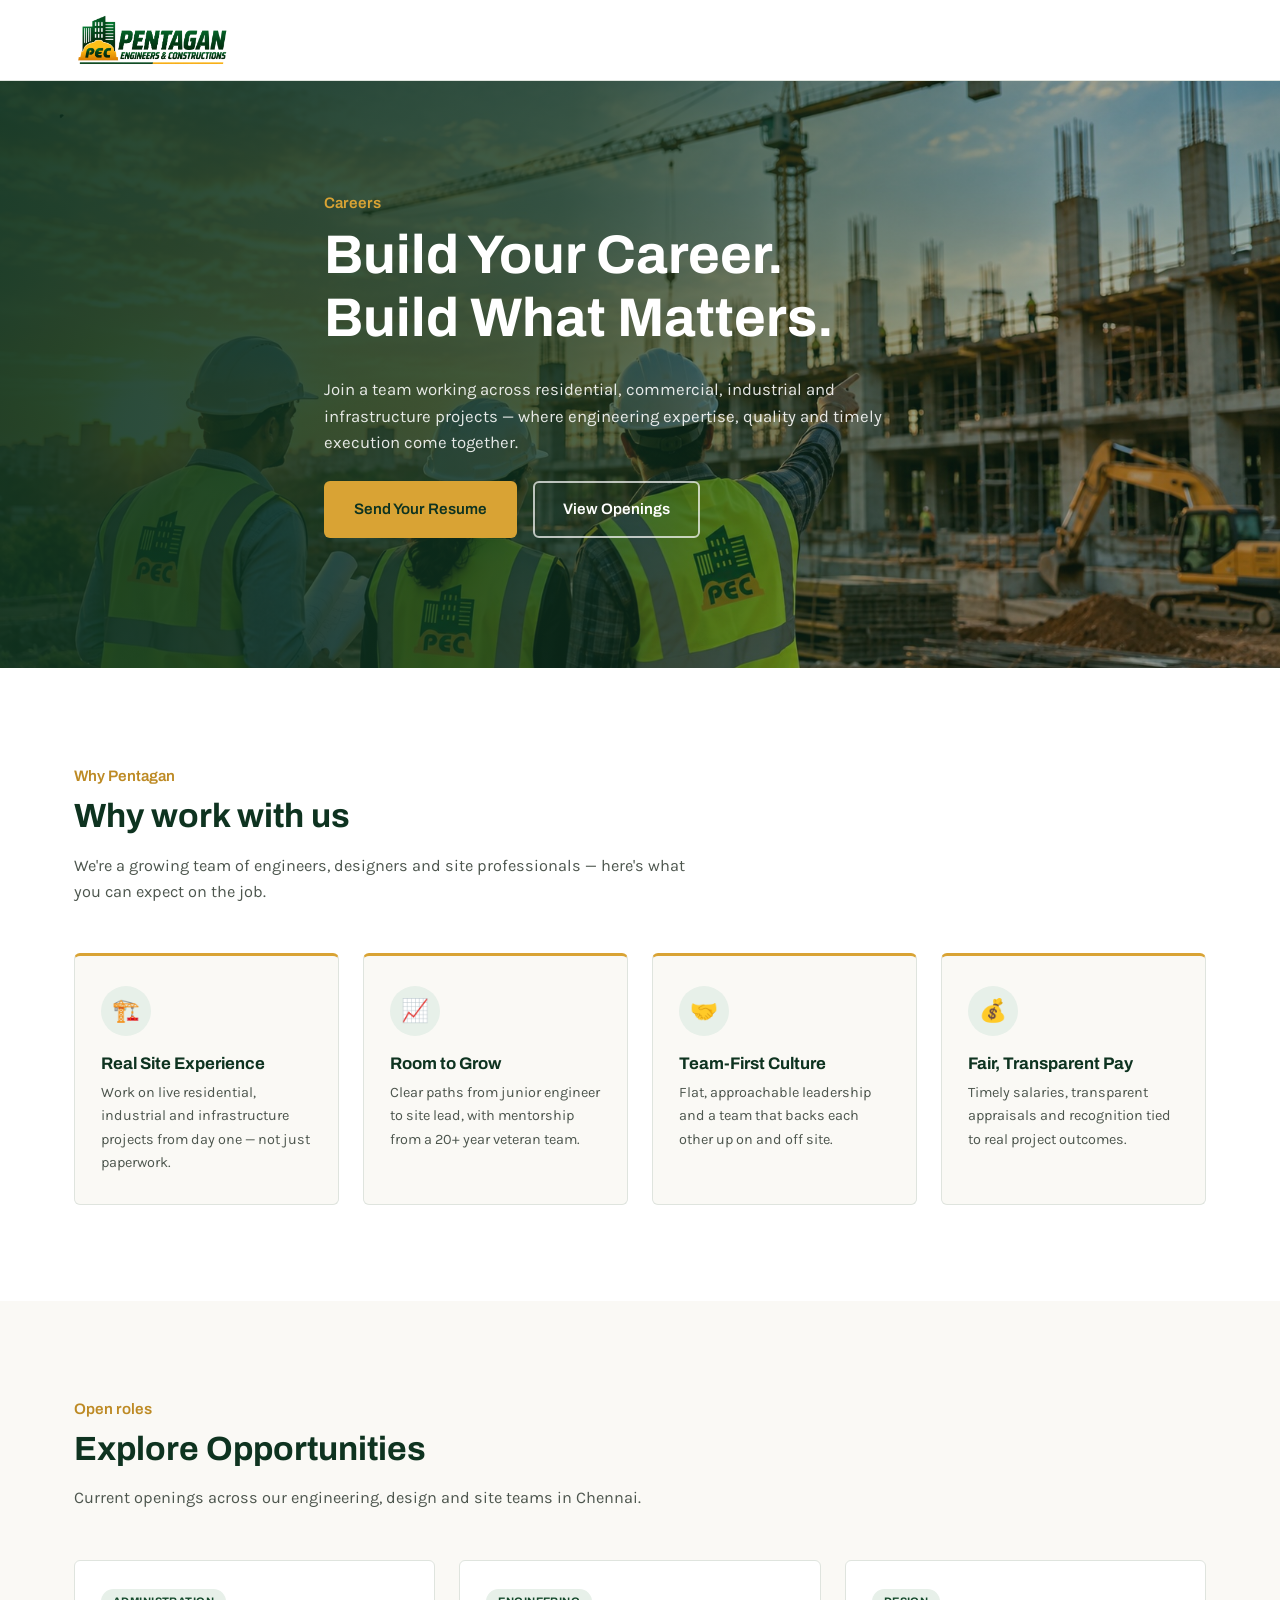
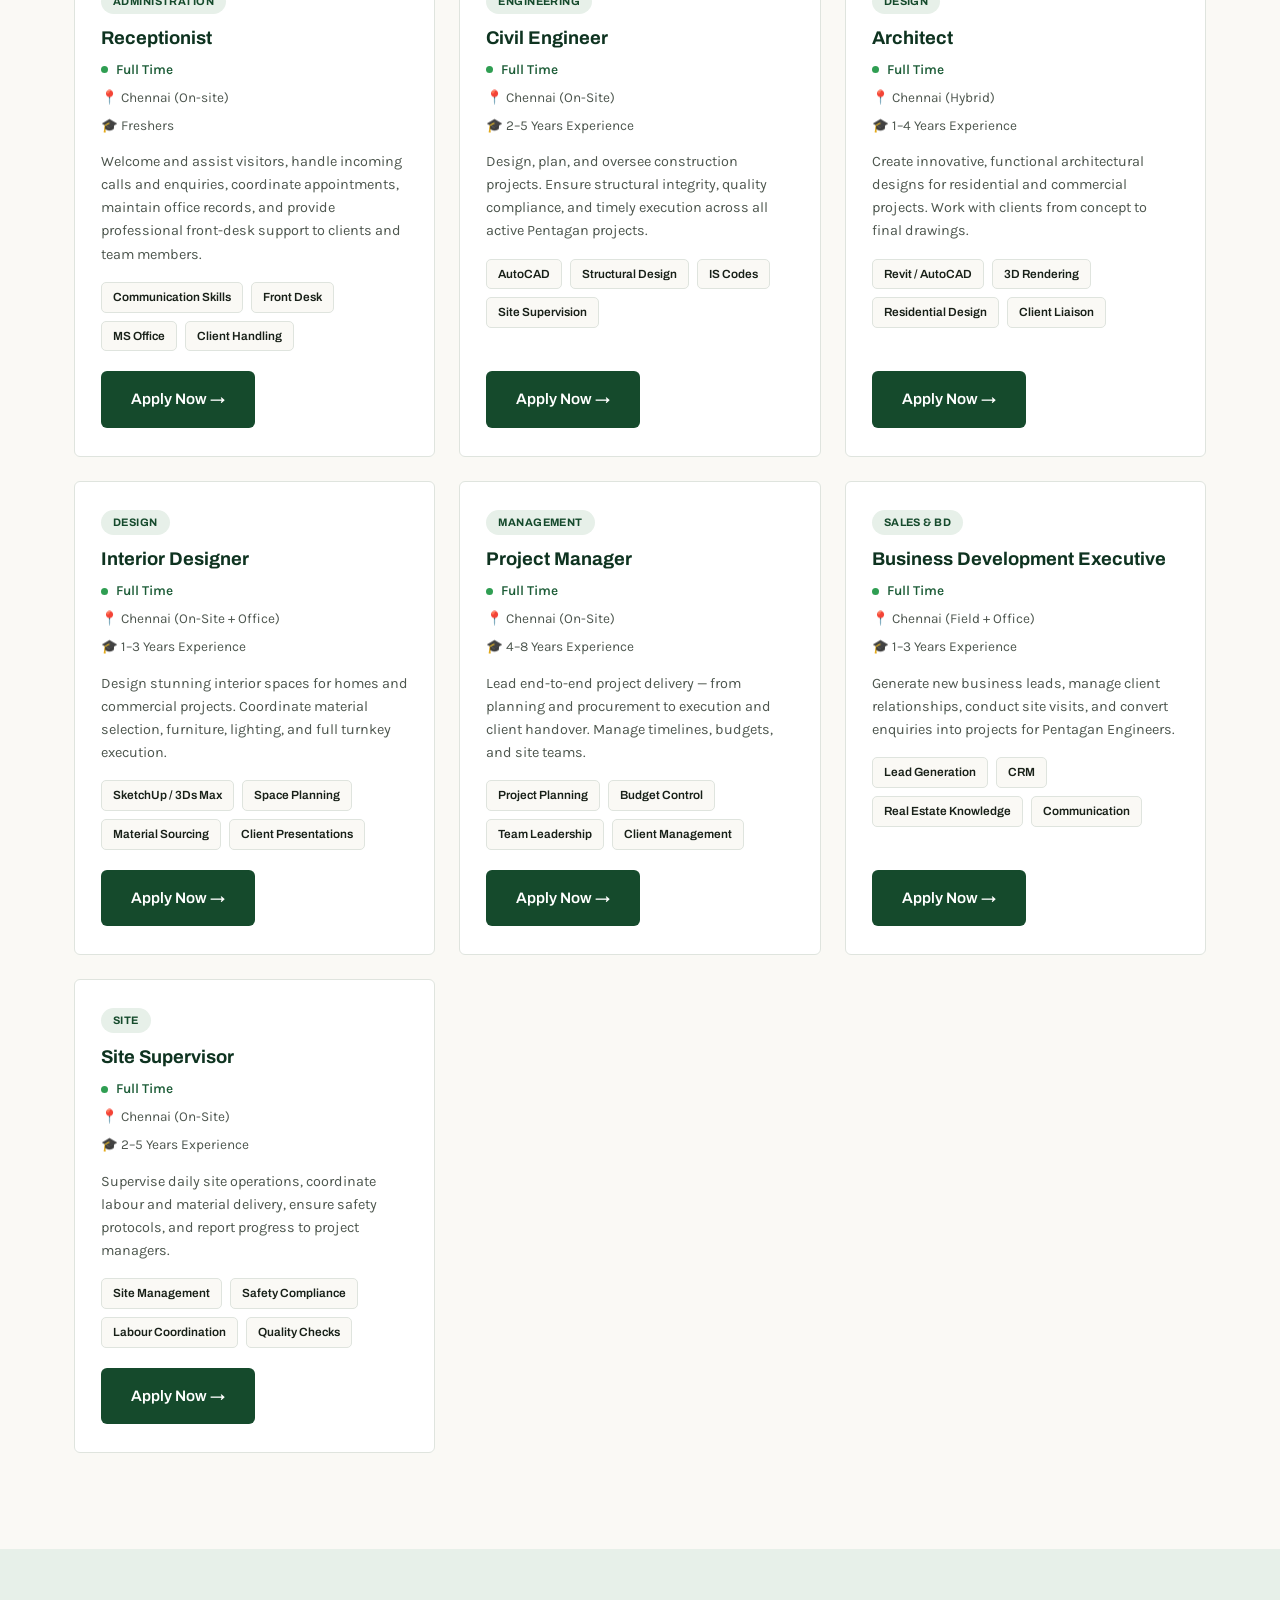
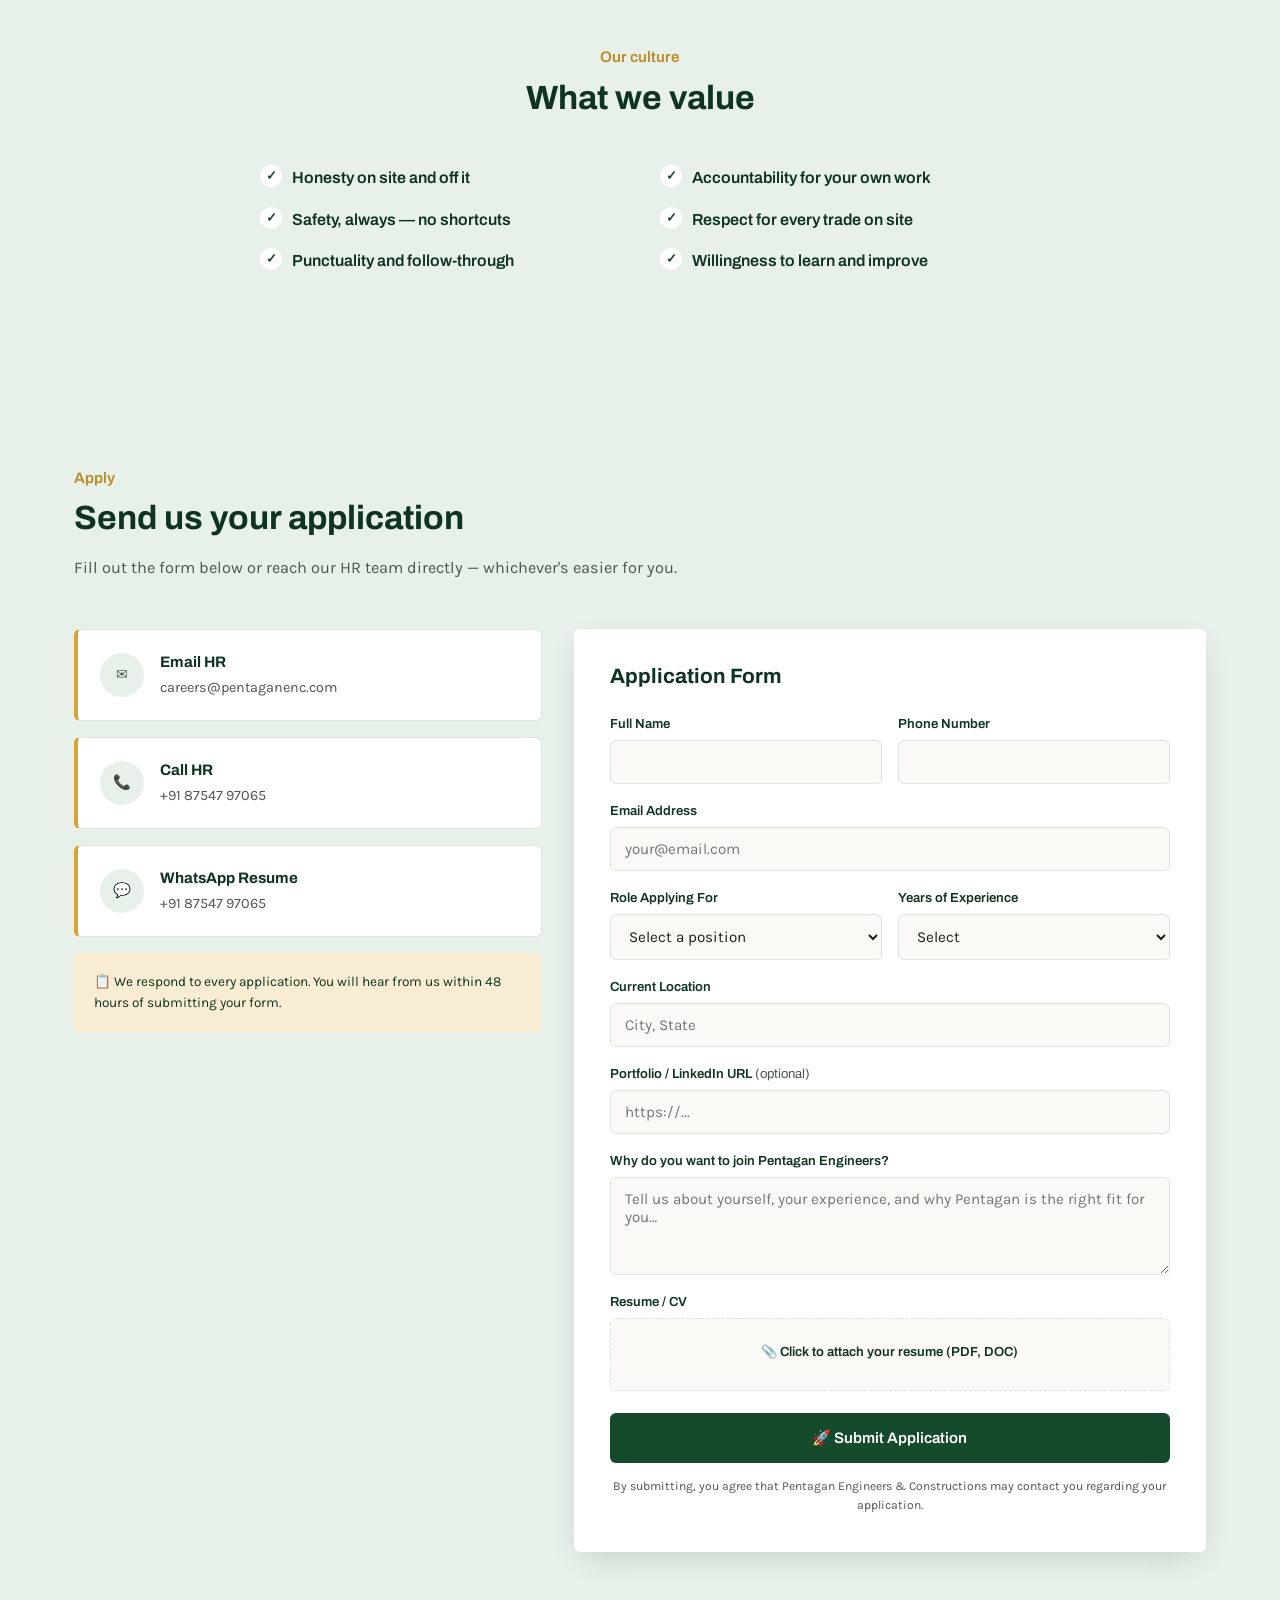
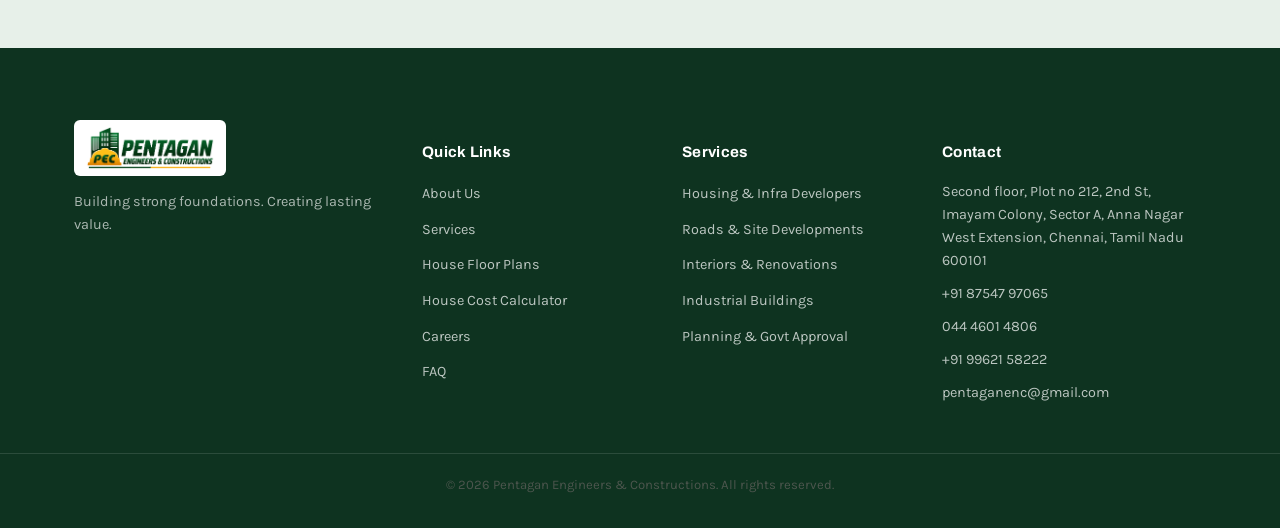
<file: careers.html>
<!DOCTYPE html>
<html lang="en">
<head>
<meta charset="UTF-8">
<meta name="viewport" content="width=device-width, initial-scale=1.0">
<title>Careers | Pentagan Engineers &amp; Constructions</title>
<meta name="description" content="Join Pentagan Engineers &amp; Constructions — open roles in civil engineering, architecture, interiors, project management and more in Chennai.">
<link rel="preconnect" href="https://fonts.googleapis.com">
<link rel="preconnect" href="https://fonts.gstatic.com" crossorigin>
<link href="https://fonts.googleapis.com/css2?family=Archivo:wght@500;600;700;800&family=Karla:wght@400;500;600;700&display=swap" rel="stylesheet">
<link rel="stylesheet" href="css/style.css">
<link rel="stylesheet" href="css/carrers.css">

<link rel="icon" href="images/logo.png" type="image/png">
</head>
<!-- data-no-autopopup: skip the timed / exit-intent quote popup here so it
     doesn't interrupt someone filling out a job application -->
<body data-no-autopopup>

<!-- ===== TOP STRIP ===== -->
<!-- <div class="top-strip">
  <div class="container top-strip__inner">
    <div class="top-strip__contact">
      <a href="tel:+918754797065">📞 +91 87547 97065</a>
      <a href="mailto:pentaganenc@gmail.com">✉ pentaganenc@gmail.com</a>
    </div>
    <div class="top-strip__address">Ground floor, Plot no 212, 2nd St, Imayam Colony, Sector A, Anna Nagar West Extension, Chennai, Tamil Nadu 600101</div>
  </div>
</div> -->

<!-- ===== HEADER ===== -->
<header class="site-header" id="siteHeader">
  <div class="container site-header__inner">
    <a href="index.html" class="brand">
      <img src="images/logo.png" alt="Pentagan Engineers &amp; Constructions logo" class="brand__logo">
     
    </a>

    <nav class="nav" id="siteNav">
      <ul>
        <li><a href="index.html">Home</a></li>
        <li><a href="about.html">About Us</a></li>
        <li><a href="services.html">Services</a></li>
        <li><a href="floor-plans.html">House Floor Plans</a></li>
        <li><a href="cost-calculator.html">House Cost Calculator</a></li>
        <li class="has-dropdown">
          <a href="#" aria-haspopup="true" aria-expanded="false">Projects</a>
          <ul class="dropdown">
            <li><a href="projects-ongoing.html">Ongoing Projects</a></li>
            <li><a href="projects-completed.html">Completed Projects</a></li>
          </ul>
        </li>
        <li><a href="careers.html" class="is-active">Careers</a></li>
        <li><a href="contact.html">Contact Us</a></li>
      </ul>
    </nav>

    <!-- Get a Quote opens the enquiry modal directly instead of navigating -->
    <a href="contact.html" class="btn btn--gold nav-cta" data-enquiry data-enquiry-source="Header">Get a Quote</a>

    <button class="nav-toggle" id="navToggle" aria-label="Toggle navigation" aria-expanded="false">
      <span></span><span></span><span></span>
    </button>
  </div>
</header>

<!-- ===== CAREERS HERO ===== -->
<section class="hero" id="home">
  <div class="hero__media">
    <img src="images/career-hero.jpg" alt="Pentagan Engineers site team on a construction project" class="hero__img">
    <div class="hero__scrim"></div>
  </div>
  <div class="container hero__content">
    <p class="eyebrow">Careers</p>
    <h1>Build Your Career.<br>Build What Matters.</h1>
    <p class="hero__lead">Join a team working across residential, commercial, industrial and infrastructure projects — where engineering expertise, quality and timely execution come together.</p>
    <div class="hero__actions">
      <a href="#apply" class="btn btn--gold">Send Your Resume</a>
      <a href="#jobs" class="btn btn--outline">View Openings</a>
    </div>
  </div>
</section>

<!-- ===== WHY WORK WITH US ===== -->
<section class="career-why" id="why-work">
  <div class="container">
    <div class="section-head">
      <p class="eyebrow">Why Pentagan</p>
      <h2>Why work with us</h2>
      <p class="section-lead">We're a growing team of engineers, designers and site professionals — here's what you can expect on the job.</p>
    </div>
    <div class="career-why__grid">
      <div class="career-card">
        <div class="career-card__icon">🏗️</div>
        <h3>Real Site Experience</h3>
        <p>Work on live residential, industrial and infrastructure projects from day one — not just paperwork.</p>
      </div>
      <div class="career-card">
        <div class="career-card__icon">📈</div>
        <h3>Room to Grow</h3>
        <p>Clear paths from junior engineer to site lead, with mentorship from a 20+ year veteran team.</p>
      </div>
      <div class="career-card">
        <div class="career-card__icon">🤝</div>
        <h3>Team-First Culture</h3>
        <p>Flat, approachable leadership and a team that backs each other up on and off site.</p>
      </div>
      <div class="career-card">
        <div class="career-card__icon">💰</div>
        <h3>Fair, Transparent Pay</h3>
        <p>Timely salaries, transparent appraisals and recognition tied to real project outcomes.</p>
      </div>
    </div>
  </div>
</section>

<!-- ===== JOB OPENINGS ===== -->
<section class="jobs" id="jobs">
  <div class="container">
    <div class="section-head">
      <p class="eyebrow">Open roles</p>
      <h2>Explore Opportunities</h2>
      <p class="section-lead">Current openings across our engineering, design and site teams in Chennai.</p>
    </div>

    <div class="jobs__grid">

         <article class="job-card">
  <span class="job-card__dept">Administration</span>
  <h3>Receptionist</h3>
  <div class="job-card__meta">
    <span class="is-live">Full Time</span>
    <span>📍 Chennai (On-site)</span>
    <span>🎓 Freshers</span>
  </div>
  <p>
    Welcome and assist visitors, handle incoming calls and enquiries,
    coordinate appointments, maintain office records, and provide
    professional front-desk support to clients and team members.
  </p>
  <div class="job-card__tags">
    <span class="job-card__tag">Communication Skills</span>
    <span class="job-card__tag">Front Desk</span>
    <span class="job-card__tag">MS Office</span>
    <span class="job-card__tag">Client Handling</span>
  </div>
  <a href="#apply" class="btn btn--green job-card__apply" data-role="Receptionist">
    Apply Now →
  </a>
</article>
      <article class="job-card">
        <span class="job-card__dept">Engineering</span>
        <h3>Civil Engineer</h3>
        <div class="job-card__meta">
          <span class="is-live">Full Time</span>
          <span>📍 Chennai (On-Site)</span>
          <span>🎓 2–5 Years Experience</span>
        </div>
        <p>Design, plan, and oversee construction projects. Ensure structural integrity, quality compliance, and timely execution across all active Pentagan projects.</p>
        <div class="job-card__tags">
          <span class="job-card__tag">AutoCAD</span>
          <span class="job-card__tag">Structural Design</span>
          <span class="job-card__tag">IS Codes</span>
          <span class="job-card__tag">Site Supervision</span>
        </div>
        <a href="#apply" class="btn btn--green job-card__apply" data-role="Civil Engineer">Apply Now →</a>
      </article>

      <article class="job-card">
        <span class="job-card__dept">Design</span>
        <h3>Architect</h3>
        <div class="job-card__meta">
          <span class="is-live">Full Time</span>
          <span>📍 Chennai (Hybrid)</span>
          <span>🎓 1–4 Years Experience</span>
        </div>
        <p>Create innovative, functional architectural designs for residential and commercial projects. Work with clients from concept to final drawings.</p>
        <div class="job-card__tags">
          <span class="job-card__tag">Revit / AutoCAD</span>
          <span class="job-card__tag">3D Rendering</span>
          <span class="job-card__tag">Residential Design</span>
          <span class="job-card__tag">Client Liaison</span>
        </div>
        <a href="#apply" class="btn btn--green job-card__apply" data-role="Architect">Apply Now →</a>
      </article>

      <article class="job-card">
        <span class="job-card__dept">Design</span>
        <h3>Interior Designer</h3>
        <div class="job-card__meta">
          <span class="is-live">Full Time</span>
          <span>📍 Chennai (On-Site + Office)</span>
          <span>🎓 1–3 Years Experience</span>
        </div>
        <p>Design stunning interior spaces for homes and commercial projects. Coordinate material selection, furniture, lighting, and full turnkey execution.</p>
        <div class="job-card__tags">
          <span class="job-card__tag">SketchUp / 3Ds Max</span>
          <span class="job-card__tag">Space Planning</span>
          <span class="job-card__tag">Material Sourcing</span>
          <span class="job-card__tag">Client Presentations</span>
        </div>
        <a href="#apply" class="btn btn--green job-card__apply" data-role="Interior Designer">Apply Now →</a>
      </article>

      <article class="job-card">
        <span class="job-card__dept">Management</span>
        <h3>Project Manager</h3>
        <div class="job-card__meta">
          <span class="is-live">Full Time</span>
          <span>📍 Chennai (On-Site)</span>
          <span>🎓 4–8 Years Experience</span>
        </div>
        <p>Lead end-to-end project delivery — from planning and procurement to execution and client handover. Manage timelines, budgets, and site teams.</p>
        <div class="job-card__tags">
          <span class="job-card__tag">Project Planning</span>
          <span class="job-card__tag">Budget Control</span>
          <span class="job-card__tag">Team Leadership</span>
          <span class="job-card__tag">Client Management</span>
        </div>
        <a href="#apply" class="btn btn--green job-card__apply" data-role="Project Manager">Apply Now →</a>
      </article>

      <article class="job-card">
        <span class="job-card__dept">Sales &amp; BD</span>
        <h3>Business Development Executive</h3>
        <div class="job-card__meta">
          <span class="is-live">Full Time</span>
          <span>📍 Chennai (Field + Office)</span>
          <span>🎓 1–3 Years Experience</span>
        </div>
        <p>Generate new business leads, manage client relationships, conduct site visits, and convert enquiries into projects for Pentagan Engineers.</p>
        <div class="job-card__tags">
          <span class="job-card__tag">Lead Generation</span>
          <span class="job-card__tag">CRM</span>
          <span class="job-card__tag">Real Estate Knowledge</span>
          <span class="job-card__tag">Communication</span>
        </div>
        <a href="#apply" class="btn btn--green job-card__apply" data-role="Business Development Executive">Apply Now →</a>
      </article>

      <article class="job-card">
        <span class="job-card__dept">Site</span>
        <h3>Site Supervisor</h3>
        <div class="job-card__meta">
          <span class="is-live">Full Time</span>
          <span>📍 Chennai (On-Site)</span>
          <span>🎓 2–5 Years Experience</span>
        </div>
        <p>Supervise daily site operations, coordinate labour and material delivery, ensure safety protocols, and report progress to project managers.</p>
        <div class="job-card__tags">
          <span class="job-card__tag">Site Management</span>
          <span class="job-card__tag">Safety Compliance</span>
          <span class="job-card__tag">Labour Coordination</span>
          <span class="job-card__tag">Quality Checks</span>
        </div>
        <a href="#apply" class="btn btn--green job-card__apply" data-role="Site Supervisor">Apply Now →</a>
      </article>
    </div>
  </div>
</section>

<!-- ===== WHAT WE VALUE ===== -->
<section class="career-values">
  <div class="container">
    <div class="section-head">
      <p class="eyebrow">Our culture</p>
      <h2>What we value</h2>
    </div>
    <ul class="career-values__list">
      <li>Honesty on site and off it</li>
      <li>Accountability for your own work</li>
      <li>Safety, always — no shortcuts</li>
      <li>Respect for every trade on site</li>
      <li>Punctuality and follow-through</li>
      <li>Willingness to learn and improve</li>
    </ul>
  </div>
</section>

<!-- ===== APPLICATION FORM ===== -->
<section class="career-apply" id="apply">
  <div class="container">
    <div class="section-head">
      <p class="eyebrow">Apply</p>
      <h2>Send us your application</h2>
      <p class="section-lead">Fill out the form below or reach our HR team directly — whichever's easier for you.</p>
    </div>

    <div class="apply-layout">
      <div class="apply-sidebar">
        <div class="apply-sidebar__card">
          <span class="apply-sidebar__icon">✉</span>
          <div>
            <strong>Email HR</strong>
            <a href="mailto:careers@pentaganenc.com">careers@pentaganenc.com</a>
          </div>
        </div>
        <div class="apply-sidebar__card">
          <span class="apply-sidebar__icon">📞</span>
          <div>
            <strong>Call HR</strong>
            <a href="tel:+918754797065">+91 87547 97065</a>
          </div>
        </div>
        <div class="apply-sidebar__card">
          <span class="apply-sidebar__icon">💬</span>
          <div>
            <strong>WhatsApp Resume</strong>
            <a href="https://wa.me/918754797065" target="_blank" rel="noopener">+91 87547 97065</a>
          </div>
        </div>
        <div class="apply-sidebar__note">
          📋 We respond to every application. You will hear from us within 48 hours of submitting your form.
        </div>
      </div>

      <div class="apply-form-card">
        <h3>Application Form</h3>
        <form id="careerApplyForm" novalidate>
          <div class="enquiry-form__row">
            <div class="field">
              <label for="capName">Full Name</label>
              <input type="text" id="capName" name="name" autocomplete="name" required>
            </div>
            <div class="field">
              <label for="capPhone">Phone Number</label>
              <input type="tel" id="capPhone" name="phone" autocomplete="tel" inputmode="tel" required>
            </div>
          </div>

          <div class="field">
            <label for="capEmail">Email Address</label>
            <input type="email" id="capEmail" name="email" autocomplete="email" placeholder="your@email.com" required>
          </div>

          <div class="enquiry-form__row">
            <div class="field">
              <label for="capRole">Role Applying For</label>
              <select id="capRole" name="role" required>
                <option value="">Select a position</option>
                <option>Civil Engineer</option>
                <option>Architect</option>
                <option>Interior Designer</option>
                <option>Project Manager</option>
                <option>Business Development Executive</option>
                <option>Site Supervisor</option>
                <option>Other</option>
              </select>
            </div>
            <div class="field">
              <label for="capExperience">Years of Experience</label>
              <select id="capExperience" name="experience">
                <option value="">Select</option>
                <option>Fresher</option>
                <option>1–2 Years</option>
                <option>2–5 Years</option>
                <option>5–8 Years</option>
                <option>8+ Years</option>
              </select>
            </div>
          </div>

          <div class="field">
            <label for="capLocation">Current Location</label>
            <input type="text" id="capLocation" name="location" placeholder="City, State">
          </div>

          <div class="field">
            <label for="capPortfolio">Portfolio / LinkedIn URL <span class="field__opt">(optional)</span></label>
            <input type="url" id="capPortfolio" name="portfolio" placeholder="https://...">
          </div>

          <div class="field">
            <label for="capWhy">Why do you want to join Pentagan Engineers?</label>
            <textarea id="capWhy" name="why" rows="4" placeholder="Tell us about yourself, your experience, and why Pentagan is the right fit for you…" required></textarea>
          </div>

          <div class="field">
            <label>Resume / CV</label>
            <label class="upload-field" id="resumeUploadLabel">
              📎 Click to attach your resume (PDF, DOC)
              <span class="upload-field__filename" id="resumeFileName"></span>
              <input type="file" id="capResume" name="resume" accept=".pdf,.doc,.docx">
            </label>
          </div>

          <button type="submit" class="btn btn--green" style="width:100%;">🚀 Submit Application</button>
          <p class="enquiry-form__privacy" style="text-align:center;">By submitting, you agree that Pentagan Engineers &amp; Constructions may contact you regarding your application.</p>
        </form>
      </div>
    </div>
  </div>
</section>

<!-- ==========================================================================
     GET A QUOTE MODAL — same "Tell us about your project" popup as index.html.
     js/script.js drives it through these exact IDs: enqName, enqPhone,
     enqService, enqLocation, enqMessage, enqCompany, enqSource, enqEmailBtn,
     enquiryForm and enquirySuccess. Don't rename them.
     ========================================================================== -->
<div class="modal" id="enquiryModal" aria-hidden="true">
  <div class="modal__backdrop" data-enquiry-close></div>

  <div class="modal__dialog" role="dialog" aria-modal="true" aria-labelledby="enquiryTitle">
    <button class="modal__close" type="button" aria-label="Close enquiry form" data-enquiry-close>&times;</button>

    <div class="modal__aside">
      <p class="eyebrow">Free consultation</p>
      <h3 id="enquiryTitle">Tell us about your project</h3>
      <p>An engineer will call you back, usually the same working day.</p>
      <ul class="modal__points">
        <li>No cost for the first site visit</li>
        <li>Itemised estimate, not a lump sum</li>
        <li>Mon – Sat, 9:00 AM – 6:30 PM</li>
      </ul>
      <a class="modal__phone" href="tel:+918754797065">📞 +91 87547 97065</a>
    </div>

    <div class="modal__body">
      <form class="enquiry-form" id="enquiryForm" novalidate>
        <div class="enquiry-form__row">
          <div class="field">
            <label for="enqName">Your name</label>
            <input type="text" id="enqName" name="name" autocomplete="name" required>
            <small class="field__error" data-error-for="enqName"></small>
          </div>
          <div class="field">
            <label for="enqPhone">Phone number</label>
            <input type="tel" id="enqPhone" name="phone" autocomplete="tel" inputmode="tel" required>
            <small class="field__error" data-error-for="enqPhone"></small>
          </div>
        </div>

        <div class="enquiry-form__row">
          <div class="field">
            <label for="enqService">What do you need?</label>
            <select id="enqService" name="service">
              <option>New house construction</option>
              <option>Renovation or strengthening</option>
              <option>Interiors</option>
              <option>Industrial or commercial building</option>
              <option>Roads &amp; site development</option>
              <option>Planning &amp; government approval</option>
              <option>Something else</option>
            </select>
          </div>
          <div class="field">
            <label for="enqLocation">Plot location</label>
            <input type="text" id="enqLocation" name="location" placeholder="e.g. Porur, Chennai">
          </div>
        </div>

        <div class="field">
          <label for="enqMessage">Anything we should know? <span class="field__opt">(optional)</span></label>
          <textarea id="enqMessage" name="message" rows="3" placeholder="Plot size, floors planned, rough budget, timeline…"></textarea>
        </div>

        <!-- spam honeypot: hidden from people, tempting to bots -->
        <input type="text" name="company" id="enqCompany" class="field__honeypot" tabindex="-1" autocomplete="off" aria-hidden="true">

        <input type="hidden" name="source" id="enqSource" value="Website">

        <div class="enquiry-form__actions">
          <button type="submit" class="btn btn--green">Send on WhatsApp</button>
          <button type="button" class="btn btn--outline-green" id="enqEmailBtn">Send by email instead</button>
        </div>
        <p class="enquiry-form__privacy">We use your number only to discuss this enquiry.</p>
      </form>

      <div class="enquiry-success" id="enquirySuccess" hidden>
        <div class="enquiry-success__mark">✓</div>
        <h3>Your details are ready to send</h3>
        <p>We've opened WhatsApp with your enquiry filled in. If nothing opened, call us on <a href="tel:+918754797065">+91 87547 97065</a>.</p>
        <button type="button" class="btn btn--green" data-enquiry-close>Close</button>
      </div>
    </div>
  </div>
</div>

<!-- Sticky call bar — shows on phones only -->
<div class="action-bar" id="actionBar">
  <a href="tel:+918754797065" class="action-bar__item">📞 Call</a>
  <a href="https://wa.me/918754797065" class="action-bar__item" target="_blank" rel="noopener">💬 WhatsApp</a>
  <a href="#apply" class="action-bar__item action-bar__item--cta">Apply Now</a>
</div>

<!-- ===== FOOTER ===== -->
<footer class="site-footer">
  <div class="container footer__grid">
    <div class="footer__col footer__brand">
      <img src="images/logo.png" alt="Pentagan Engineers &amp; Constructions logo" class="footer__logo footer__logo--onlight">
      <p>Building strong foundations. Creating lasting value.</p>
    </div>

    <div class="footer__col">
      <h4>Quick Links</h4>
      <ul>
        <li><a href="about.html">About Us</a></li>
        <li><a href="services.html">Services</a></li>
        <li><a href="floor-plans.html">House Floor Plans</a></li>
        <li><a href="cost-calculator.html">House Cost Calculator</a></li>
        <li><a href="careers.html">Careers</a></li>
        <li><a href="contact.html#faq">FAQ</a></li>
      </ul>
    </div>

    <div class="footer__col">
      <h4>Services</h4>
      <ul>
        <li><a href="services.html#housing">Housing &amp; Infra Developers</a></li>
        <li><a href="services.html#roads">Roads &amp; Site Developments</a></li>
        <li><a href="services.html#interiors">Interiors &amp; Renovations</a></li>
        <li><a href="services.html#industrial">Industrial Buildings</a></li>
        <li><a href="services.html#approval">Planning &amp; Govt Approval</a></li>
      </ul>
    </div>

    <div class="footer__col">
      <h4>Contact</h4>
      <ul class="footer__contact">
           <li>Second floor, Plot no 212, 2nd St, Imayam Colony, Sector A, Anna Nagar West Extension, Chennai, Tamil Nadu 600101</li>
        <li><a href="tel:+918754797065">+91 87547 97065</a></li>
        <li><a href="tel:04446014806">044 4601 4806</a></li>
        <li><a href="tel:+919962158222">+91 99621 58222</a></li>
      
        <li><a href="mailto:pentaganenc@gmail.com">pentaganenc@gmail.com</a></li>
      </ul>
    </div>
  </div>
  <div class="footer__bottom">
    <div class="container footer__bottom-inner">
      <p>&copy; <span id="year"></span> Pentagan Engineers &amp; Constructions. All rights reserved.</p>
    </div>
  </div>
</footer>

<button id="backToTop" class="back-to-top" aria-label="Back to top">↑</button>

<script src="js/script.js"></script>
<script src="js/carrers.js"></script>
<script>
  // Pre-fill the application form's "Role Applying For" when a job card's
  // Apply Now button is clicked, then scroll to the form.
  document.querySelectorAll('.job-card__apply').forEach(function (btn) {
    btn.addEventListener('click', function () {
      var role = btn.getAttribute('data-role');
      var roleSelect = document.getElementById('capRole');
      if (roleSelect && role) {
        Array.prototype.forEach.call(roleSelect.options, function (opt) {
          if (opt.value === role) roleSelect.value = role;
        });
      }
    });
  });

  // Show the picked filename on the resume upload field.
  var resumeInput = document.getElementById('capResume');
  var resumeFileName = document.getElementById('resumeFileName');
  if (resumeInput && resumeFileName) {
    resumeInput.addEventListener('change', function () {
      resumeFileName.textContent = resumeInput.files.length ? resumeInput.files[0].name : '';
    });
  }

  // No backend here — same pattern as the enquiry form: hand the
  // application off to WhatsApp with the details filled in.
  var careerForm = document.getElementById('careerApplyForm');
  if (careerForm) {
    careerForm.addEventListener('submit', function (e) {
      e.preventDefault();
      var data = {
        name: document.getElementById('capName').value.trim(),
        phone: document.getElementById('capPhone').value.trim(),
        email: document.getElementById('capEmail').value.trim(),
        role: document.getElementById('capRole').value,
        experience: document.getElementById('capExperience').value,
        location: document.getElementById('capLocation').value.trim(),
        portfolio: document.getElementById('capPortfolio').value.trim(),
        why: document.getElementById('capWhy').value.trim()
      };
      var lines = [
        'New job application from the Pentagan website',
        '',
        'Name: ' + data.name,
        'Phone: ' + data.phone,
        'Email: ' + data.email,
        'Role: ' + data.role,
        'Experience: ' + data.experience
      ];
      if (data.location) lines.push('Location: ' + data.location);
      if (data.portfolio) lines.push('Portfolio: ' + data.portfolio);
      if (data.why) lines.push('Why join: ' + data.why);
      lines.push('', 'Note: please attach resume separately on WhatsApp.');

      var url = 'https://wa.me/918754797065?text=' + encodeURIComponent(lines.join('\n'));
      window.open(url, '_blank', 'noopener');
    });
  }
</script>
</body>
</html>
</file>
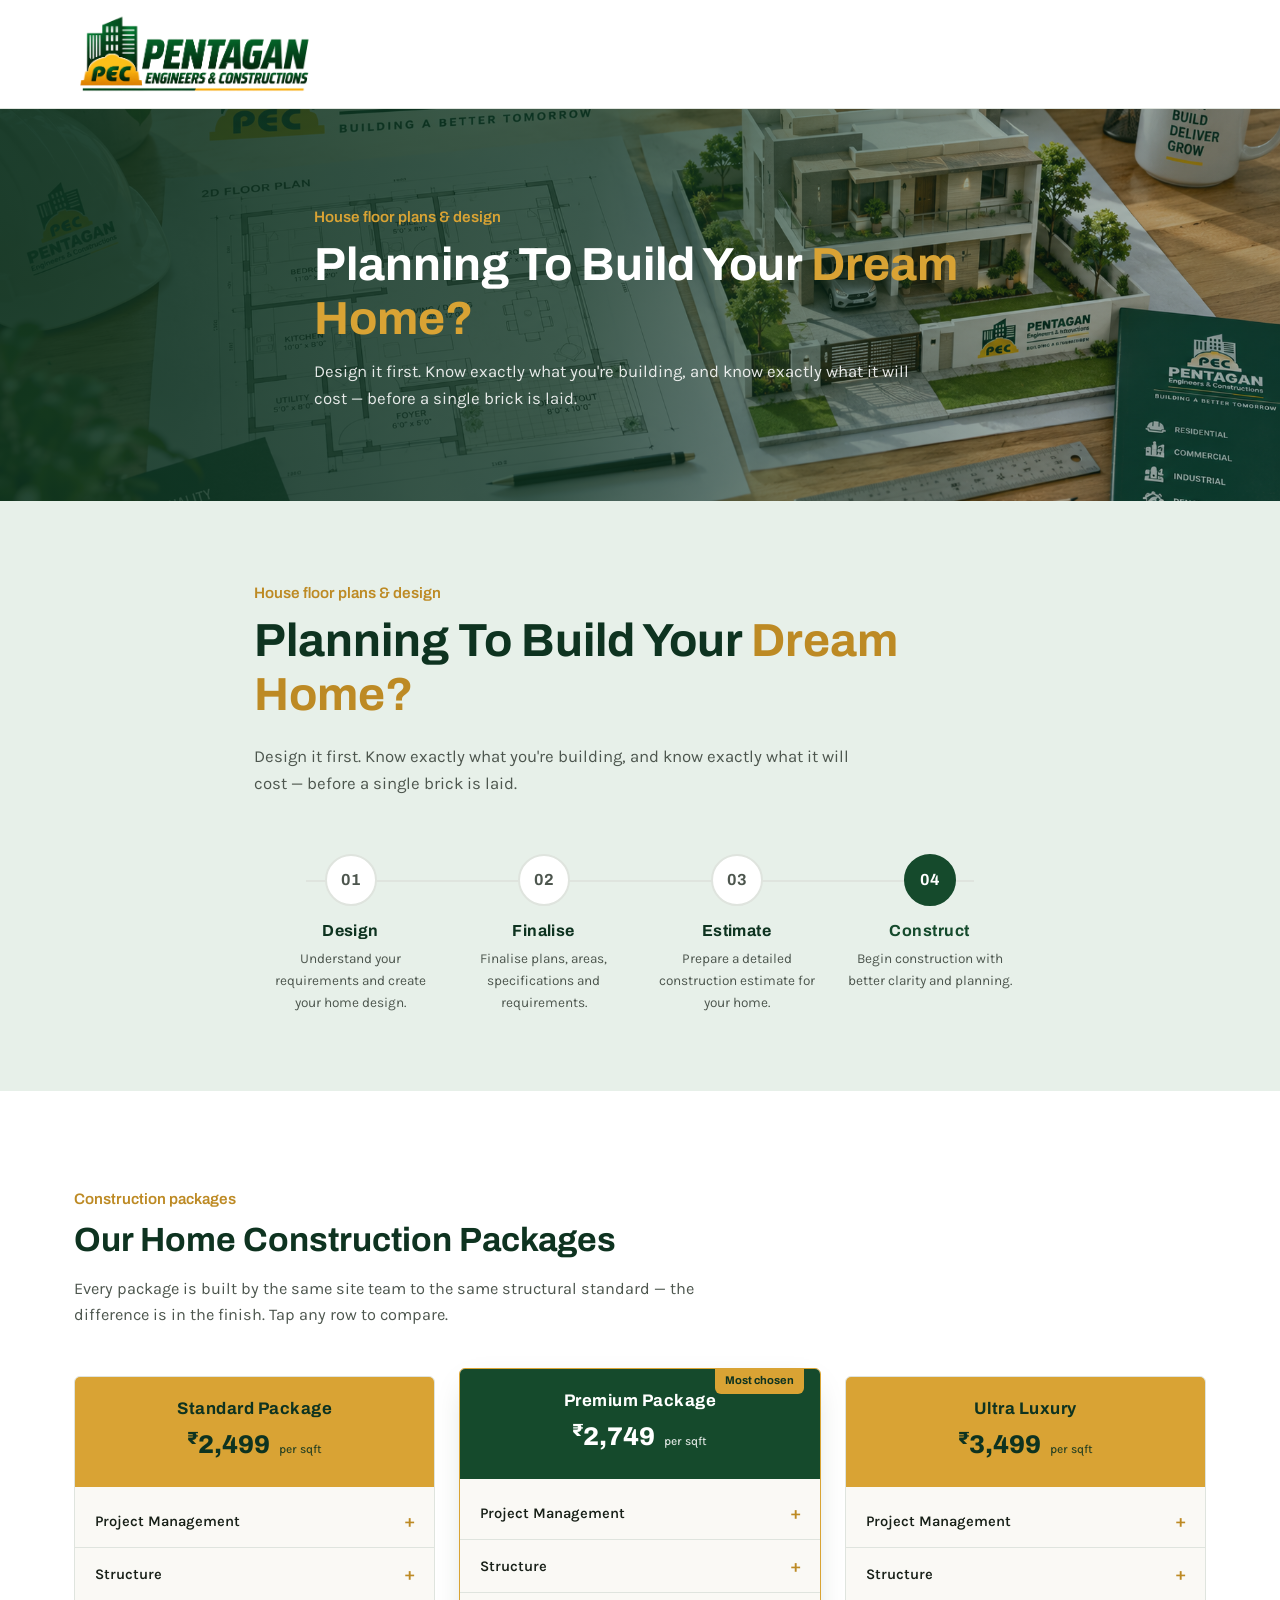
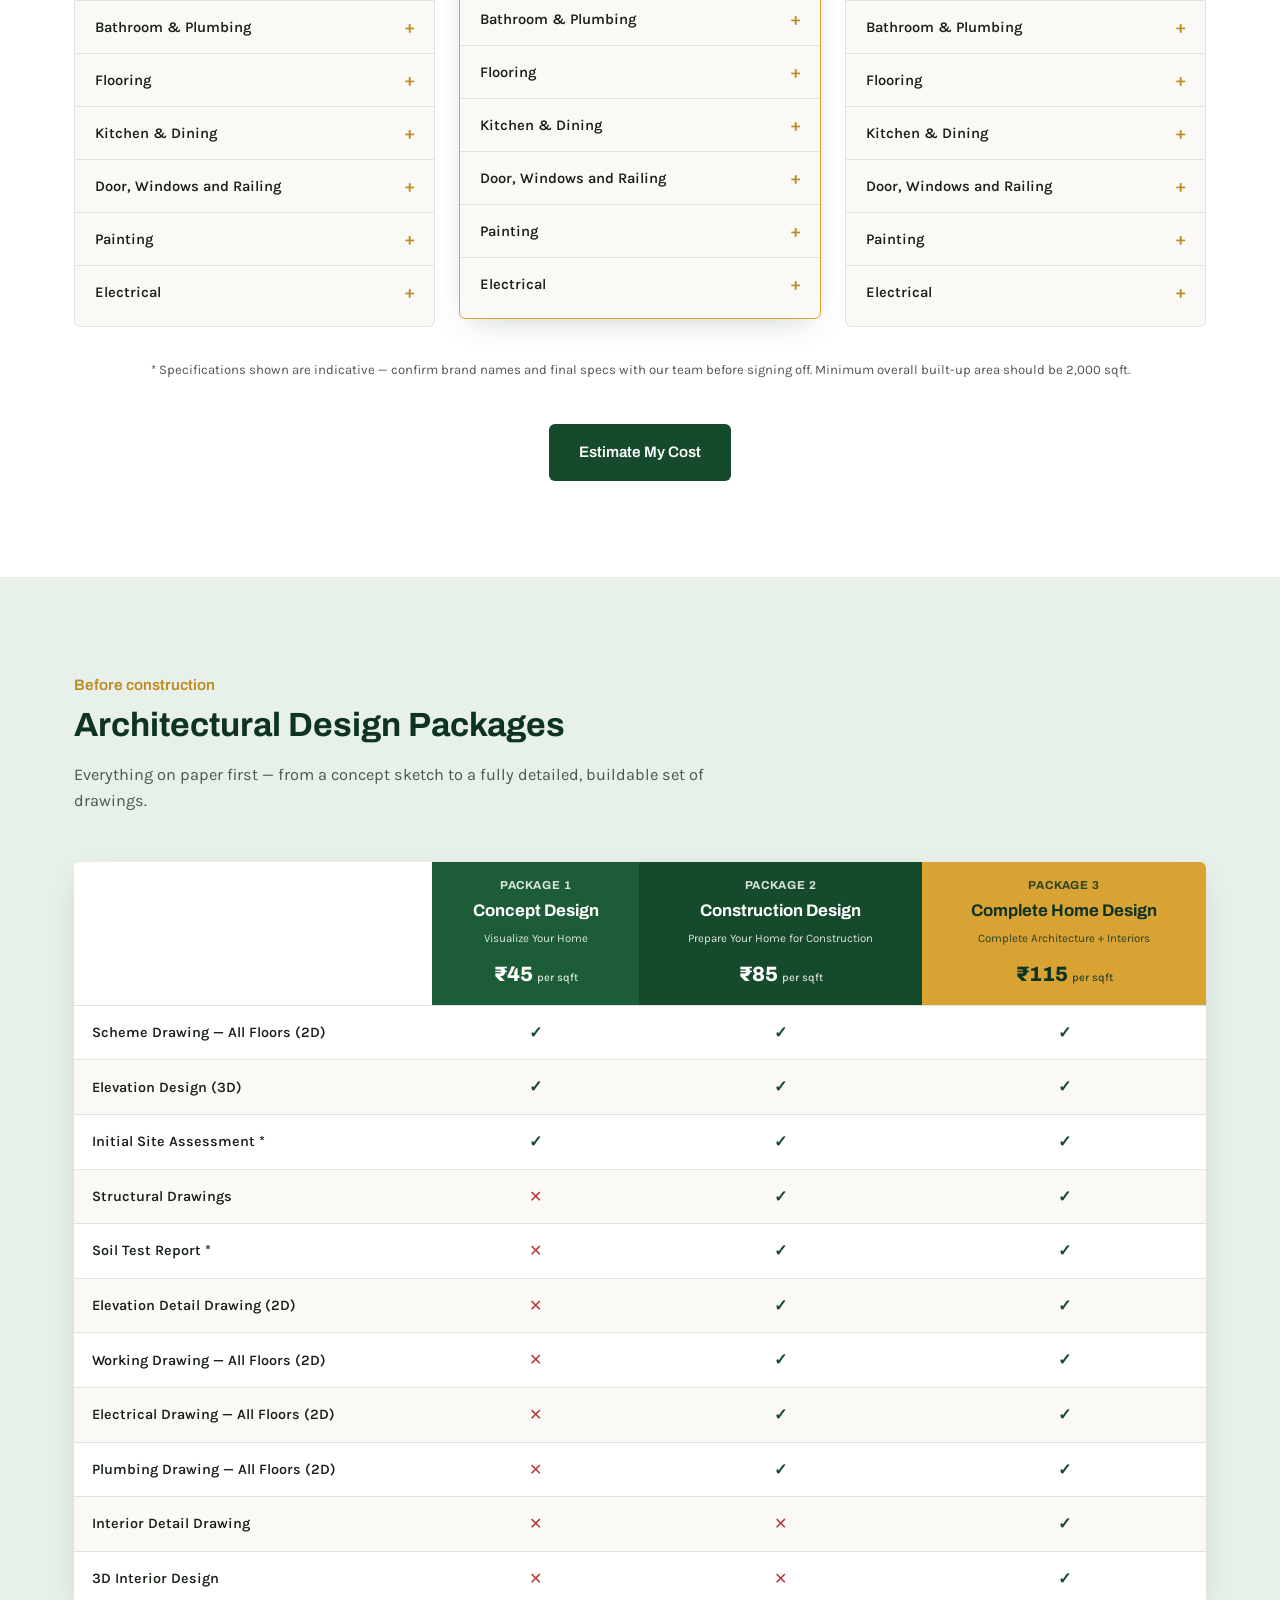
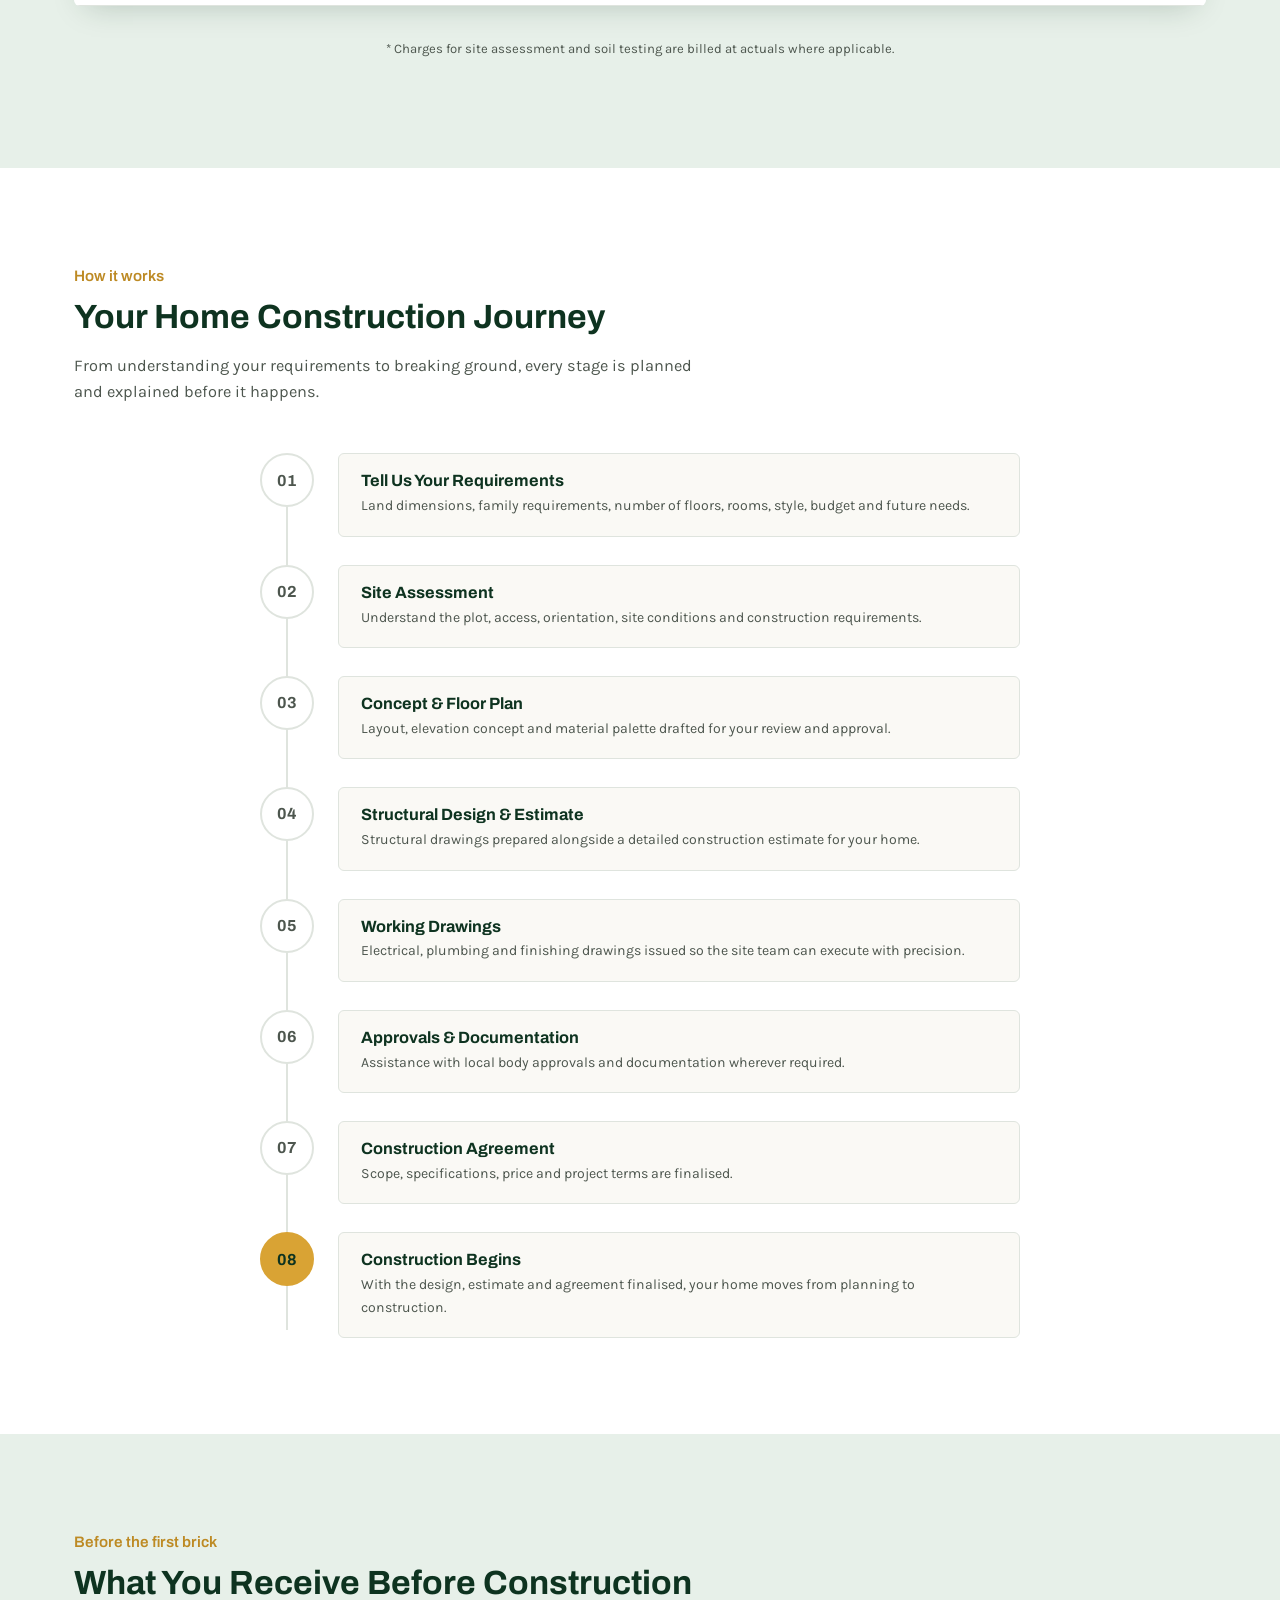
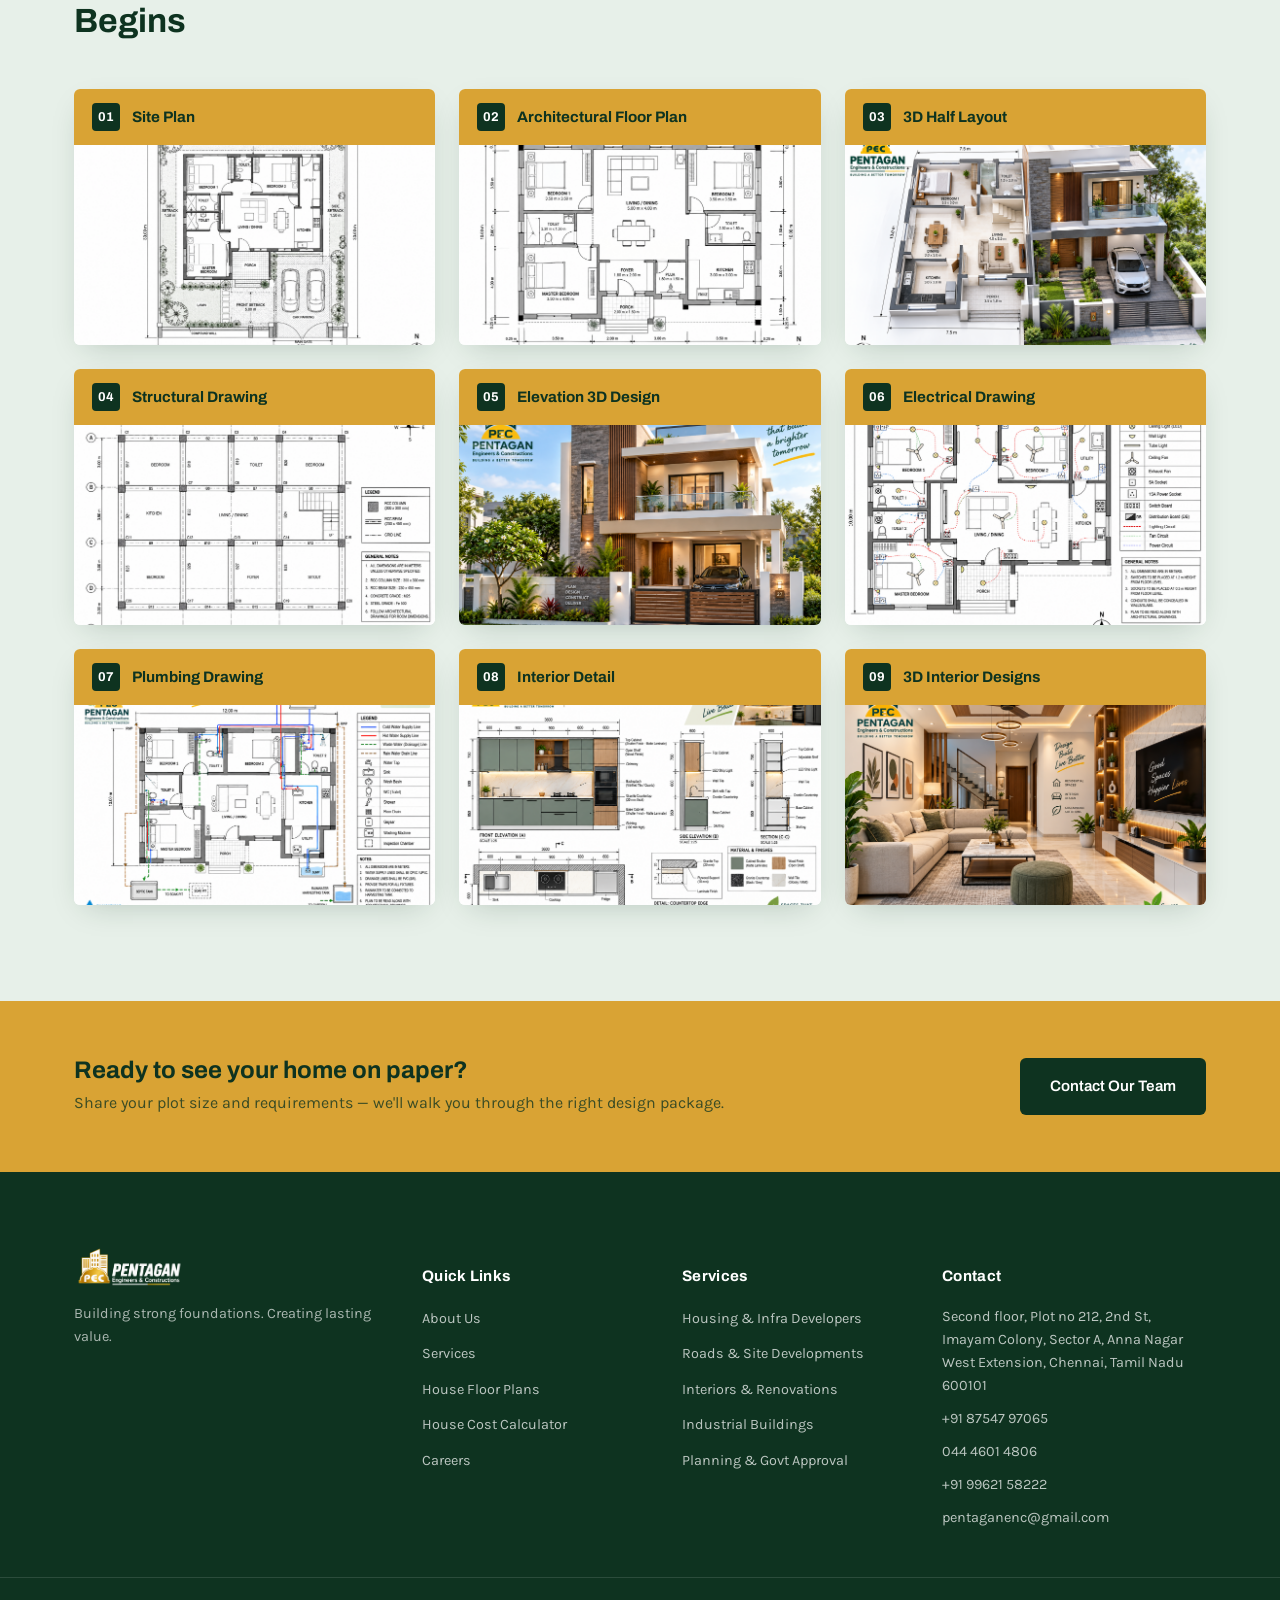
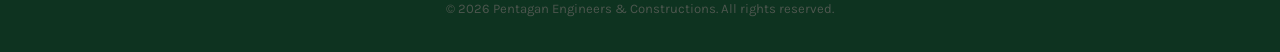
<file: floor-plans.html>
<!DOCTYPE html>
<html lang="en">
<head>
<meta charset="UTF-8">
<meta name="viewport" content="width=device-width, initial-scale=1.0">
<title>House Floor Plans &amp; Design Packages | Pentagan Engineers &amp; Constructions</title>
<meta name="description" content="Architectural design packages, home construction packages and the step-by-step process Pentagan Engineers & Constructions follows before breaking ground.">
<link rel="preconnect" href="https://fonts.googleapis.com">
<link rel="preconnect" href="https://fonts.gstatic.com" crossorigin>
<link href="https://fonts.googleapis.com/css2?family=Archivo:wght@500;600;700;800&family=Karla:wght@400;500;600;700&display=swap" rel="stylesheet">
<link rel="stylesheet" href="css/style.css">
<link rel="stylesheet" href="css/floor-plans.css">
<link rel="icon" href="images/favicon.png" type="image/png">
</head>
<body>

<!-- ===== TOP STRIP ===== -->
<!-- <div class="top-strip">
  <div class="container top-strip__inner">
    <div class="top-strip__contact">
      <a href="tel:+918754797065">📞 +91 87547 97065</a>
      <a href="mailto:pentaganenc@gmail.com">✉ pentaganenc@gmail.com</a>
    </div>
    <div class="top-strip__address">Ground floor, Plot no 212, 2nd St, Imayam Colony, Sector A, Anna Nagar West Extension, Chennai, Tamil Nadu 600101</div>
  </div>
</div> -->

<!-- ===== HEADER ===== -->
<header class="site-header" id="siteHeader">
  <div class="container site-header__inner">
    <a href="index.html" class="brand">
      <img src="images/logo.png" alt="Pentagan Engineers &amp; Constructions logo" class="brand__logo">
  
    </a>

    <nav class="nav" id="siteNav">
      <ul>
        <li><a href="index.html">Home</a></li>
        <li><a href="about.html">About&nbsp;Us</a></li>
        <li><a href="services.html">Services</a></li>
        <li><a href="floor-plans.html" class="is-active">House Floor&nbsp;Plans</a></li>
        <li><a href="cost-calculator.html">Cost&nbsp;Calculator</a></li>
        <li class="has-dropdown">
          <a href="#" aria-haspopup="true" aria-expanded="false">Projects</a>
          <ul class="dropdown">
            <li><a href="projects-ongoing.html">Ongoing Projects</a></li>
            <li><a href="projects-completed.html">Completed Projects</a></li>
          </ul>
        </li>
        <li><a href="careers.html">Careers</a></li>
        <li><a href="contact.html">Contact&nbsp;Us</a></li>
      </ul>
    </nav>

    <a href="contact.html" class="btn btn--gold nav-cta">Get a Quote</a>

    <button class="nav-toggle" id="navToggle" aria-label="Toggle navigation" aria-expanded="false">
      <span></span><span></span><span></span>
    </button>
  </div>
</header>


<!-- ===== BANNER ===== -->
<section class="fp-banner">
  <div class="fp-banner__media">
    <img src="images/floorplan-banner.jpg" alt="Architectural floor plan and 3D house design" class="fp-banner__img">
    <div class="fp-banner__scrim"></div>
  </div>
  <div class="container fp-banner__content">
    <p class="eyebrow">House floor plans &amp; design</p>
    <h1>Planning To Build Your <span>Dream Home?</span></h1>
    <p class="fp-banner__lead">Design it first. Know exactly what you're building, and know exactly what it will cost — before a single brick is laid.</p>
  </div>
</section>
<!-- ===== PAGE HERO ===== -->
<section class="fp-hero">
  <div class="container fp-hero__inner">
    <p class="eyebrow">House floor plans &amp; design</p>
    <h1>Planning To Build Your <span>Dream Home?</span></h1>
    <p class="fp-hero__lead">Design it first. Know exactly what you're building, and know exactly what it will cost — before a single brick is laid.</p>

    <div class="fp-steps">
      <div class="fp-step">
        <span class="fp-step__num">01</span>
        <h3>Design</h3>
        <p>Understand your requirements and create your home design.</p>
      </div>
      <div class="fp-step">
        <span class="fp-step__num">02</span>
        <h3>Finalise</h3>
        <p>Finalise plans, areas, specifications and requirements.</p>
      </div>
      <div class="fp-step">
        <span class="fp-step__num">03</span>
        <h3>Estimate</h3>
        <p>Prepare a detailed construction estimate for your home.</p>
      </div>
      <div class="fp-step fp-step--active">
        <span class="fp-step__num">04</span>
        <h3>Construct</h3>
        <p>Begin construction with better clarity and planning.</p>
      </div>
    </div>
  </div>
</section>

<!-- ===== HOME CONSTRUCTION PACKAGES ===== -->
<section class="hc-packages" id="construction-packages">
  <div class="container">
    <div class="section-head">
      <p class="eyebrow">Construction packages</p>
      <h2>Our Home Construction Packages</h2>
      <p class="section-lead">Every package is built by the same site team to the same structural standard — the difference is in the finish. Tap any row to compare.</p>
    </div>

    <div class="hc-table" id="hcTable">
      <div class="hc-col">
        <div class="hc-col__head">
          <h3>Standard Package</h3>
          <p><span>₹</span>2,499 <em>per sqft</em></p>
        </div>
        <div class="hc-rows">
          <button class="hc-row" data-row="0" aria-expanded="false"><span>Project Management</span><i>+</i></button>
          <div class="hc-panel" data-panel="0"><p>Single dedicated site supervisor with weekly photo &amp; progress updates.</p></div>

          <button class="hc-row" data-row="1" aria-expanded="false"><span>Structure</span><i>+</i></button>
          <div class="hc-panel" data-panel="1"><p>RCC framed structure built with standard-brand steel and cement.</p></div>

          <button class="hc-row" data-row="2" aria-expanded="false"><span>Bathroom &amp; Plumbing</span><i>+</i></button>
          <div class="hc-panel" data-panel="2"><p>CPVC/UPVC piping with standard-brand sanitaryware and CP fittings.</p></div>

          <button class="hc-row" data-row="3" aria-expanded="false"><span>Flooring</span><i>+</i></button>
          <div class="hc-panel" data-panel="3"><p>2x2 ft vitrified tiles in living areas and bedrooms; anti-skid tiles in wet areas.</p></div>

          <button class="hc-row" data-row="4" aria-expanded="false"><span>Kitchen &amp; Dining</span><i>+</i></button>
          <div class="hc-panel" data-panel="4"><p>Granite platform, stainless steel sink and tiled dado up to lintel level.</p></div>

          <button class="hc-row" data-row="5" aria-expanded="false"><span>Door, Windows and Railing</span><i>+</i></button>
          <div class="hc-panel" data-panel="5"><p>Flush shutter doors, UPVC/aluminium windows and MS railings.</p></div>

          <button class="hc-row" data-row="6" aria-expanded="false"><span>Painting</span><i>+</i></button>
          <div class="hc-panel" data-panel="6"><p>Interior emulsion paint and exterior weatherproof paint, two coats.</p></div>

          <button class="hc-row" data-row="7" aria-expanded="false"><span>Electrical</span><i>+</i></button>
          <div class="hc-panel" data-panel="7"><p>Modular switches with standard wiring and adequate points per room.</p></div>
        </div>
      </div>

      <div class="hc-col hc-col--featured">
        <div class="hc-col__head">
          <span class="hc-col__tag">Most chosen</span>
          <h3>Premium Package</h3>
          <p><span>₹</span>2,749 <em>per sqft</em></p>
        </div>
        <div class="hc-rows">
          <button class="hc-row" data-row="0" aria-expanded="false"><span>Project Management</span><i>+</i></button>
          <div class="hc-panel" data-panel="0"><p>Dedicated site engineer with a weekly on-site review meeting.</p></div>

          <button class="hc-row" data-row="1" aria-expanded="false"><span>Structure</span><i>+</i></button>
          <div class="hc-panel" data-panel="1"><p>RCC framed structure, higher-grade steel and integral waterproofing additives.</p></div>

          <button class="hc-row" data-row="2" aria-expanded="false"><span>Bathroom &amp; Plumbing</span><i>+</i></button>
          <div class="hc-panel" data-panel="2"><p>CPVC/UPVC piping with mid-premium branded sanitaryware and CP fittings.</p></div>

          <button class="hc-row" data-row="3" aria-expanded="false"><span>Flooring</span><i>+</i></button>
          <div class="hc-panel" data-panel="3"><p>Larger-format vitrified tiles throughout, with designer skirting.</p></div>

          <button class="hc-row" data-row="4" aria-expanded="false"><span>Kitchen &amp; Dining</span><i>+</i></button>
          <div class="hc-panel" data-panel="4"><p>Granite/quartz platform with a branded sink and faucet.</p></div>

          <button class="hc-row" data-row="5" aria-expanded="false"><span>Door, Windows and Railing</span><i>+</i></button>
          <div class="hc-panel" data-panel="5"><p>Veneer-finish doors, UPVC windows with mosquito mesh, MS/SS railings.</p></div>

          <button class="hc-row" data-row="6" aria-expanded="false"><span>Painting</span><i>+</i></button>
          <div class="hc-panel" data-panel="6"><p>Premium washable emulsion inside; textured exterior finish on feature walls.</p></div>

          <button class="hc-row" data-row="7" aria-expanded="false"><span>Electrical</span><i>+</i></button>
          <div class="hc-panel" data-panel="7"><p>Modular switches, additional points, and provision for AC and inverter.</p></div>
        </div>
      </div>

      <div class="hc-col">
        <div class="hc-col__head">
          <h3>Ultra Luxury</h3>
          <p><span>₹</span>3,499 <em>per sqft</em></p>
        </div>
        <div class="hc-rows">
          <button class="hc-row" data-row="0" aria-expanded="false"><span>Project Management</span><i>+</i></button>
          <div class="hc-panel" data-panel="0"><p>Dedicated project manager with fortnightly client walkthroughs.</p></div>

          <button class="hc-row" data-row="1" aria-expanded="false"><span>Structure</span><i>+</i></button>
          <div class="hc-panel" data-panel="1"><p>RCC framed structure with structural engineer-certified design and detailing.</p></div>

          <button class="hc-row" data-row="2" aria-expanded="false"><span>Bathroom &amp; Plumbing</span><i>+</i></button>
          <div class="hc-panel" data-panel="2"><p>Concealed diverters with premium imported sanitaryware and fittings.</p></div>

          <button class="hc-row" data-row="3" aria-expanded="false"><span>Flooring</span><i>+</i></button>
          <div class="hc-panel" data-panel="3"><p>Marble or large-format vitrified tiles with inlay detailing.</p></div>

          <button class="hc-row" data-row="4" aria-expanded="false"><span>Kitchen &amp; Dining</span><i>+</i></button>
          <div class="hc-panel" data-panel="4"><p>Quartz/granite platform with a modular kitchen shell and premium fittings.</p></div>

          <button class="hc-row" data-row="5" aria-expanded="false"><span>Door, Windows and Railing</span><i>+</i></button>
          <div class="hc-panel" data-panel="5"><p>Designer doors, UPVC/aluminium windows, glass and SS railings.</p></div>

          <button class="hc-row" data-row="6" aria-expanded="false"><span>Painting</span><i>+</i></button>
          <div class="hc-panel" data-panel="6"><p>Premium washable emulsion with a full texture / stone-finish exterior.</p></div>

          <button class="hc-row" data-row="7" aria-expanded="false"><span>Electrical</span><i>+</i></button>
          <div class="hc-panel" data-panel="7"><p>Designer modular switches with home-automation provision.</p></div>
        </div>
      </div>
    </div>

    <p class="hc-note">* Specifications shown are indicative — confirm brand names and final specs with our team before signing off. Minimum overall built-up area should be 2,000 sqft.</p>
    <div class="services__cta">
      <a href="cost-calculator.html" class="btn btn--gold-pill">Estimate My Cost</a>
    </div>
  </div>
</section>

<!-- ===== ARCHITECTURAL DESIGN PACKAGES ===== -->
<section class="design-packages" id="design-packages">
  <div class="container">
    <div class="section-head">
      <p class="eyebrow">Before construction</p>
      <h2>Architectural Design Packages</h2>
      <p class="section-lead">Everything on paper first — from a concept sketch to a fully detailed, buildable set of drawings.</p>
    </div>

    <div class="dp-table-wrap">
      <table class="dp-table">
        <thead>
          <tr>
            <th class="dp-table__label"></th>
            <th class="dp-head dp-head--1">
              <span>Package 1</span>
              <strong>Concept Design</strong>
              <small>Visualize Your Home</small>
              <div class="dp-price">₹45 <em>per sqft</em></div>
            </th>
            <th class="dp-head dp-head--2">
              <span>Package 2</span>
              <strong>Construction Design</strong>
              <small>Prepare Your Home for Construction</small>
              <div class="dp-price">₹85 <em>per sqft</em></div>
            </th>
            <th class="dp-head dp-head--3">
              <span>Package 3</span>
              <strong>Complete Home Design</strong>
              <small>Complete Architecture + Interiors</small>
              <div class="dp-price">₹115 <em>per sqft</em></div>
            </th>
          </tr>
        </thead>
        <tbody>
          <tr><td>Scheme Drawing — All Floors (2D)</td><td class="yes">✓</td><td class="yes">✓</td><td class="yes">✓</td></tr>
          <tr><td>Elevation Design (3D)</td><td class="yes">✓</td><td class="yes">✓</td><td class="yes">✓</td></tr>
          <tr><td>Initial Site Assessment *</td><td class="yes">✓</td><td class="yes">✓</td><td class="yes">✓</td></tr>
          <tr><td>Structural Drawings</td><td class="no">✕</td><td class="yes">✓</td><td class="yes">✓</td></tr>
          <tr><td>Soil Test Report *</td><td class="no">✕</td><td class="yes">✓</td><td class="yes">✓</td></tr>
          <tr><td>Elevation Detail Drawing (2D)</td><td class="no">✕</td><td class="yes">✓</td><td class="yes">✓</td></tr>
          <tr><td>Working Drawing — All Floors (2D)</td><td class="no">✕</td><td class="yes">✓</td><td class="yes">✓</td></tr>
          <tr><td>Electrical Drawing — All Floors (2D)</td><td class="no">✕</td><td class="yes">✓</td><td class="yes">✓</td></tr>
          <tr><td>Plumbing Drawing — All Floors (2D)</td><td class="no">✕</td><td class="yes">✓</td><td class="yes">✓</td></tr>
          <tr><td>Interior Detail Drawing</td><td class="no">✕</td><td class="no">✕</td><td class="yes">✓</td></tr>
          <tr><td>3D Interior Design</td><td class="no">✕</td><td class="no">✕</td><td class="yes">✓</td></tr>
        </tbody>
      </table>
    </div>
    <p class="hc-note">* Charges for site assessment and soil testing are billed at actuals where applicable.</p>
  </div>
</section>

<!-- ===== HOW IT WORKS / JOURNEY ===== -->
<section class="journey" id="journey">
  <div class="container">
    <div class="section-head">
      <p class="eyebrow">How it works</p>
      <h2>Your Home Construction Journey</h2>
      <p class="section-lead">From understanding your requirements to breaking ground, every stage is planned and explained before it happens.</p>
    </div>

    <div class="journey__list">
      <div class="journey__item">
        <span class="journey__num">01</span>
        <div class="journey__card">
          <h3>Tell Us Your Requirements</h3>
          <p>Land dimensions, family requirements, number of floors, rooms, style, budget and future needs.</p>
        </div>
      </div>
      <div class="journey__item">
        <span class="journey__num">02</span>
        <div class="journey__card">
          <h3>Site Assessment</h3>
          <p>Understand the plot, access, orientation, site conditions and construction requirements.</p>
        </div>
      </div>
      <div class="journey__item">
        <span class="journey__num">03</span>
        <div class="journey__card">
          <h3>Concept &amp; Floor Plan</h3>
          <p>Layout, elevation concept and material palette drafted for your review and approval.</p>
        </div>
      </div>
      <div class="journey__item">
        <span class="journey__num">04</span>
        <div class="journey__card">
          <h3>Structural Design &amp; Estimate</h3>
          <p>Structural drawings prepared alongside a detailed construction estimate for your home.</p>
        </div>
      </div>
      <div class="journey__item">
        <span class="journey__num">05</span>
        <div class="journey__card">
          <h3>Working Drawings</h3>
          <p>Electrical, plumbing and finishing drawings issued so the site team can execute with precision.</p>
        </div>
      </div>
      <div class="journey__item">
        <span class="journey__num">06</span>
        <div class="journey__card">
          <h3>Approvals &amp; Documentation</h3>
          <p>Assistance with local body approvals and documentation wherever required.</p>
        </div>
      </div>
      <div class="journey__item">
        <span class="journey__num">07</span>
        <div class="journey__card">
          <h3>Construction Agreement</h3>
          <p>Scope, specifications, price and project terms are finalised.</p>
        </div>
      </div>
      <div class="journey__item journey__item--active">
        <span class="journey__num">08</span>
        <div class="journey__card">
          <h3>Construction Begins</h3>
          <p>With the design, estimate and agreement finalised, your home moves from planning to construction.</p>
        </div>
      </div>
    </div>
  </div>
</section>

<!-- ===== WHAT YOU RECEIVE ===== -->
<section class="deliverables" id="deliverables">
  <div class="container">
    <div class="section-head">
      <p class="eyebrow">Before the first brick</p>
      <h2>What You Receive Before Construction Begins</h2>
    </div>

    <div class="deliverables__grid">
      <article class="deliverable-card">
        <div class="deliverable-card__head"><span>01</span>Site Plan</div>
        <img src="images/floorplan-site-plan.jpg" alt="Site plan drawing">
      </article>
      <article class="deliverable-card">
        <div class="deliverable-card__head"><span>02</span>Architectural Floor Plan</div>
        <img src="images/floorplan-architectural.jpg" alt="Architectural floor plan drawing">
      </article>
      <article class="deliverable-card">
        <div class="deliverable-card__head"><span>03</span>3D Half Layout</div>
        <img src="images/floorplan-3d-half-layout.jpg" alt="3D half layout render">
      </article>
      <article class="deliverable-card">
        <div class="deliverable-card__head"><span>04</span>Structural Drawing</div>
        <img src="images/floorplan-structural.jpg" alt="Structural drawing">
      </article>
      <article class="deliverable-card">
        <div class="deliverable-card__head"><span>05</span>Elevation 3D Design</div>
        <img src="images/floorplan-elevation-3d.jpg" alt="3D elevation design render">
      </article>
      <article class="deliverable-card">
        <div class="deliverable-card__head"><span>06</span>Electrical Drawing</div>
        <img src="images/floorplan-electrical.jpg" alt="Electrical layout drawing">
      </article>
      <article class="deliverable-card">
        <div class="deliverable-card__head"><span>07</span>Plumbing Drawing</div>
        <img src="images/floorplan-plumbing.jpg" alt="Plumbing layout drawing">
      </article>
      <article class="deliverable-card">
        <div class="deliverable-card__head"><span>08</span>Interior Detail</div>
        <img src="images/floorplan-interior-detail.jpg" alt="Interior detail drawing">
      </article>
      <article class="deliverable-card">
        <div class="deliverable-card__head"><span>09</span>3D Interior Designs</div>
        <img src="images/floorplan-interior-3d.jpg" alt="3D interior design render">
      </article>
    </div>
  </div>
</section>

<!-- ===== CTA BANNER ===== -->
<section class="cta-banner">
  <div class="container cta-banner__inner">
    <div>
      <h2>Ready to see your home on paper?</h2>
      <p>Share your plot size and requirements — we'll walk you through the right design package.</p>
    </div>
    <a href="contact.html" class="btn btn--gold">Contact Our Team</a>
  </div>
</section>

<!-- ===== FOOTER ===== -->
<footer class="site-footer">
  <div class="container footer__grid">
    <div class="footer__col footer__brand">
      <img src="images/logo-white.png" alt="Pentagan Engineers & Constructions logo" class="footer__logo">
      <p>Building strong foundations. Creating lasting value.</p>
    </div>

    <div class="footer__col">
      <h4>Quick Links</h4>
      <ul>
        <li><a href="about.html">About Us</a></li>
        <li><a href="services.html">Services</a></li>
        <li><a href="floor-plans.html">House Floor Plans</a></li>
        <li><a href="cost-calculator.html">House Cost Calculator</a></li>
        <li><a href="careers.html">Careers</a></li>
      </ul>
    </div>

    <div class="footer__col">
      <h4>Services</h4>
      <ul>
        <li><a href="services.html#housing">Housing &amp; Infra Developers</a></li>
        <li><a href="services.html#roads">Roads &amp; Site Developments</a></li>
        <li><a href="services.html#interiors">Interiors &amp; Renovations</a></li>
        <li><a href="services.html#industrial">Industrial Buildings</a></li>
        <li><a href="services.html#approval">Planning &amp; Govt Approval</a></li>
      </ul>
    </div>

    <div class="footer__col">
      <h4>Contact</h4>
      <ul class="footer__contact">
        <li>Second floor, Plot no 212, 2nd St, Imayam Colony, Sector A, Anna Nagar West Extension, Chennai, Tamil Nadu 600101</li>
        <li><a href="tel:+918754797065">+91 87547 97065</a></li>
        <li><a href="tel:04446014806">044 4601 4806</a></li>
        <li><a href="tel:+919962158222">+91 99621 58222</a></li>
        <li><a href="mailto:pentaganenc@gmail.com">pentaganenc@gmail.com</a></li>
      </ul>
    </div>
  </div>
  <div class="footer__bottom">
    <div class="container footer__bottom-inner">
      <p>&copy; <span id="year"></span> Pentagan Engineers &amp; Constructions. All rights reserved.</p>
    </div>
  </div>
</footer>

<button id="backToTop" class="back-to-top" aria-label="Back to top">↑</button>

<script src="js/script.js"></script>
<script src="js/floor-plans.js"></script>
</body>
</html>
</file>
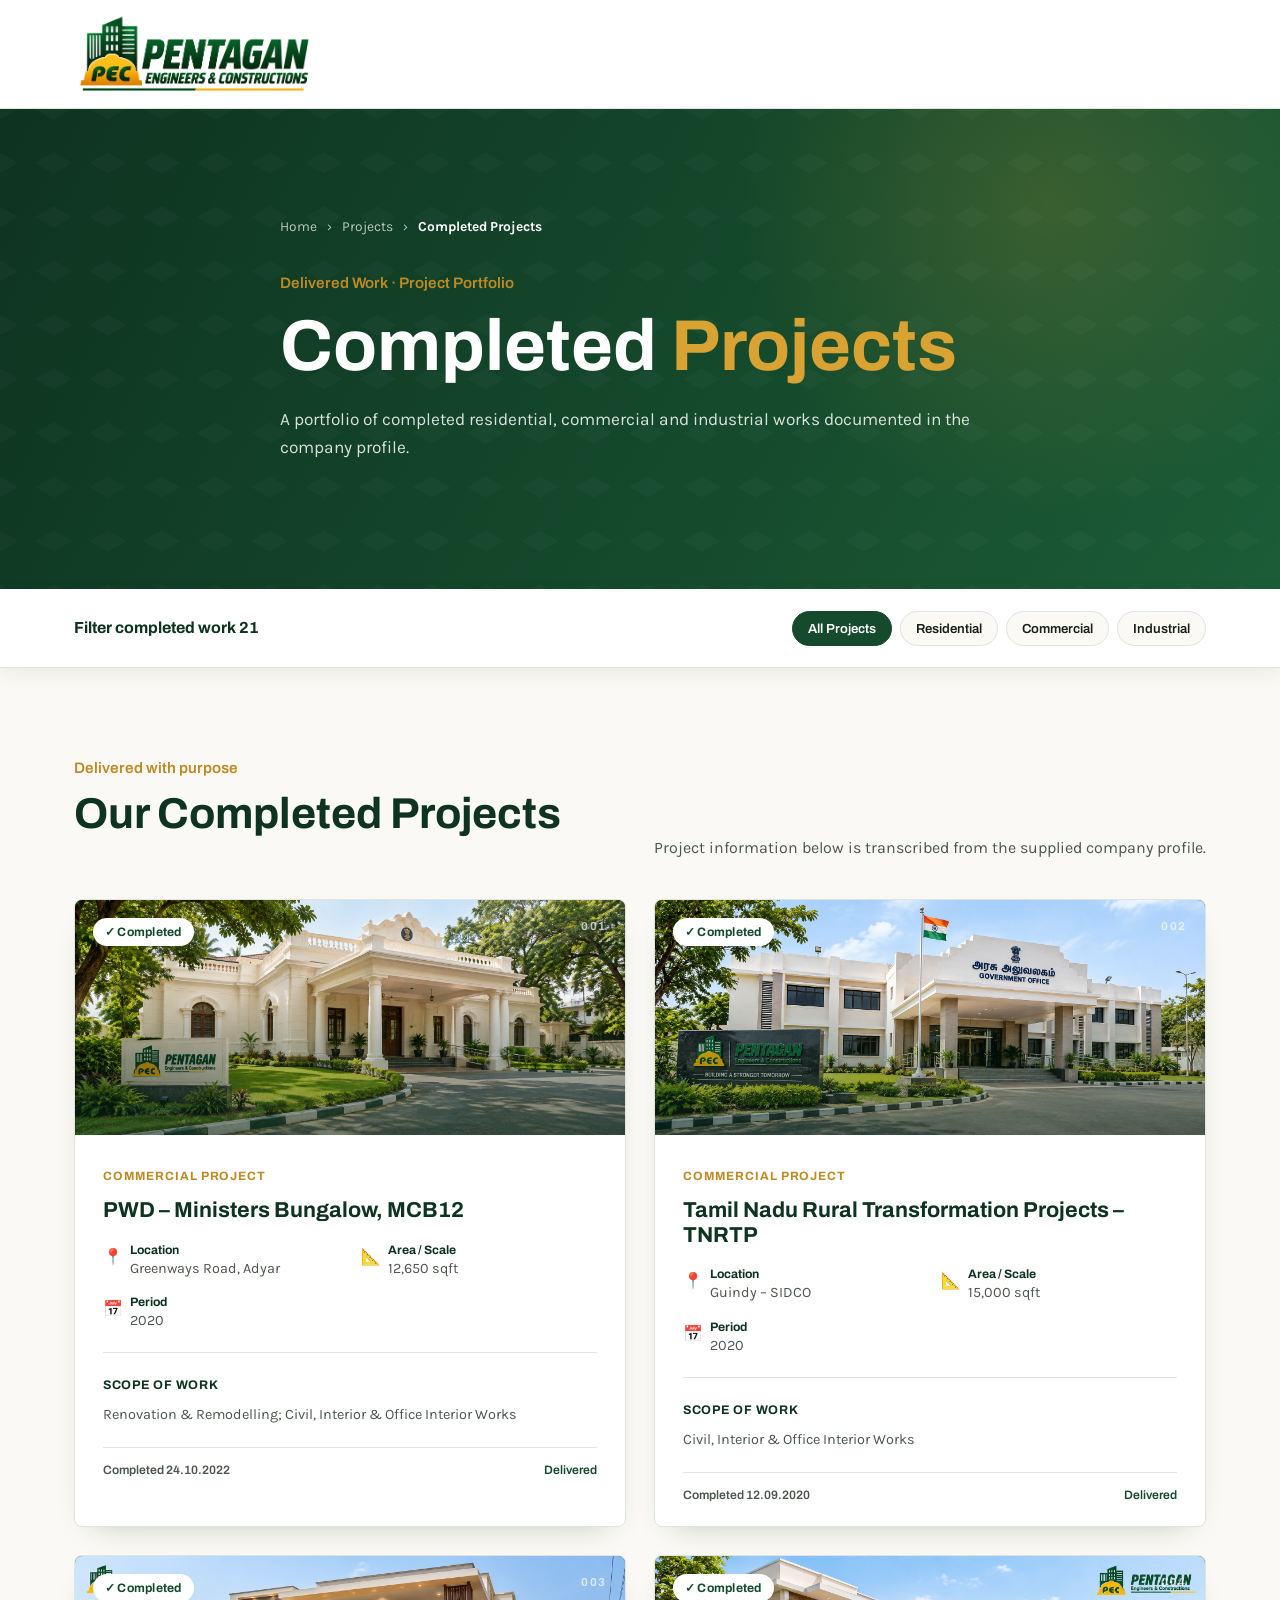
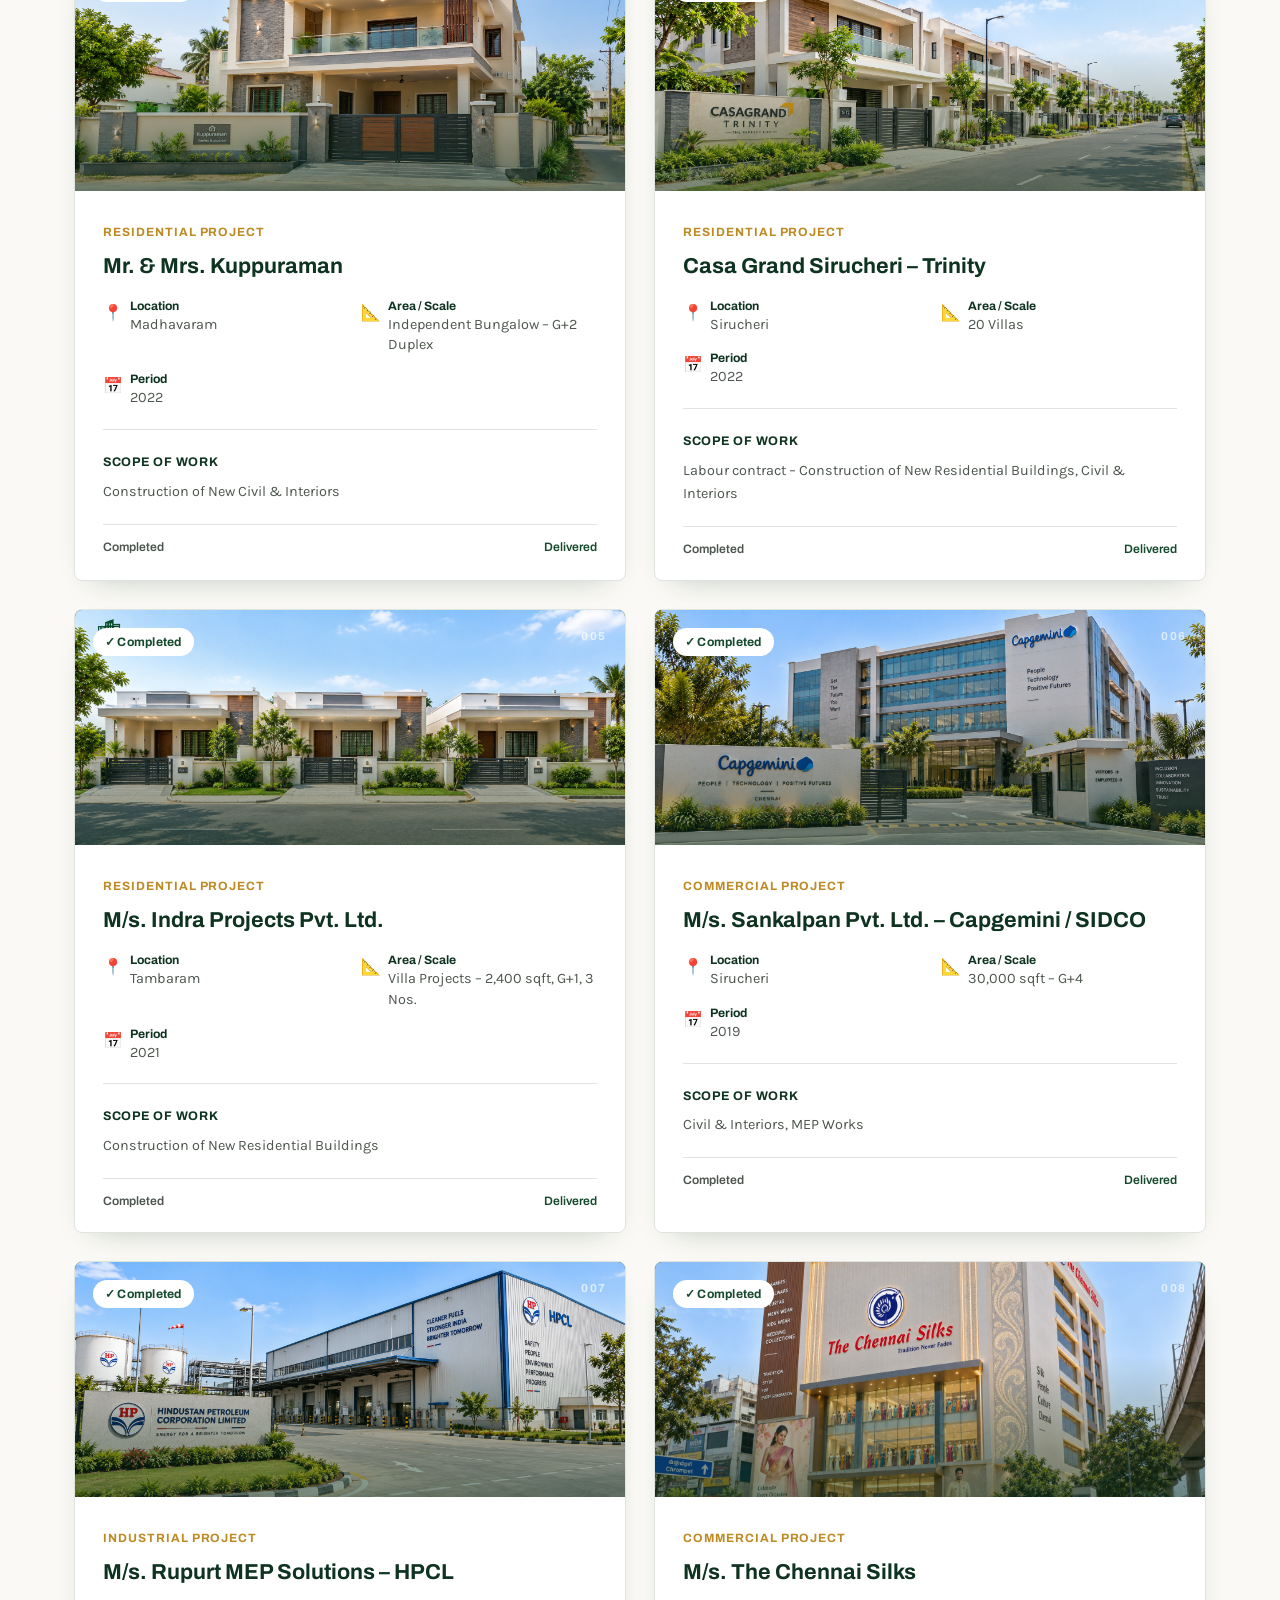
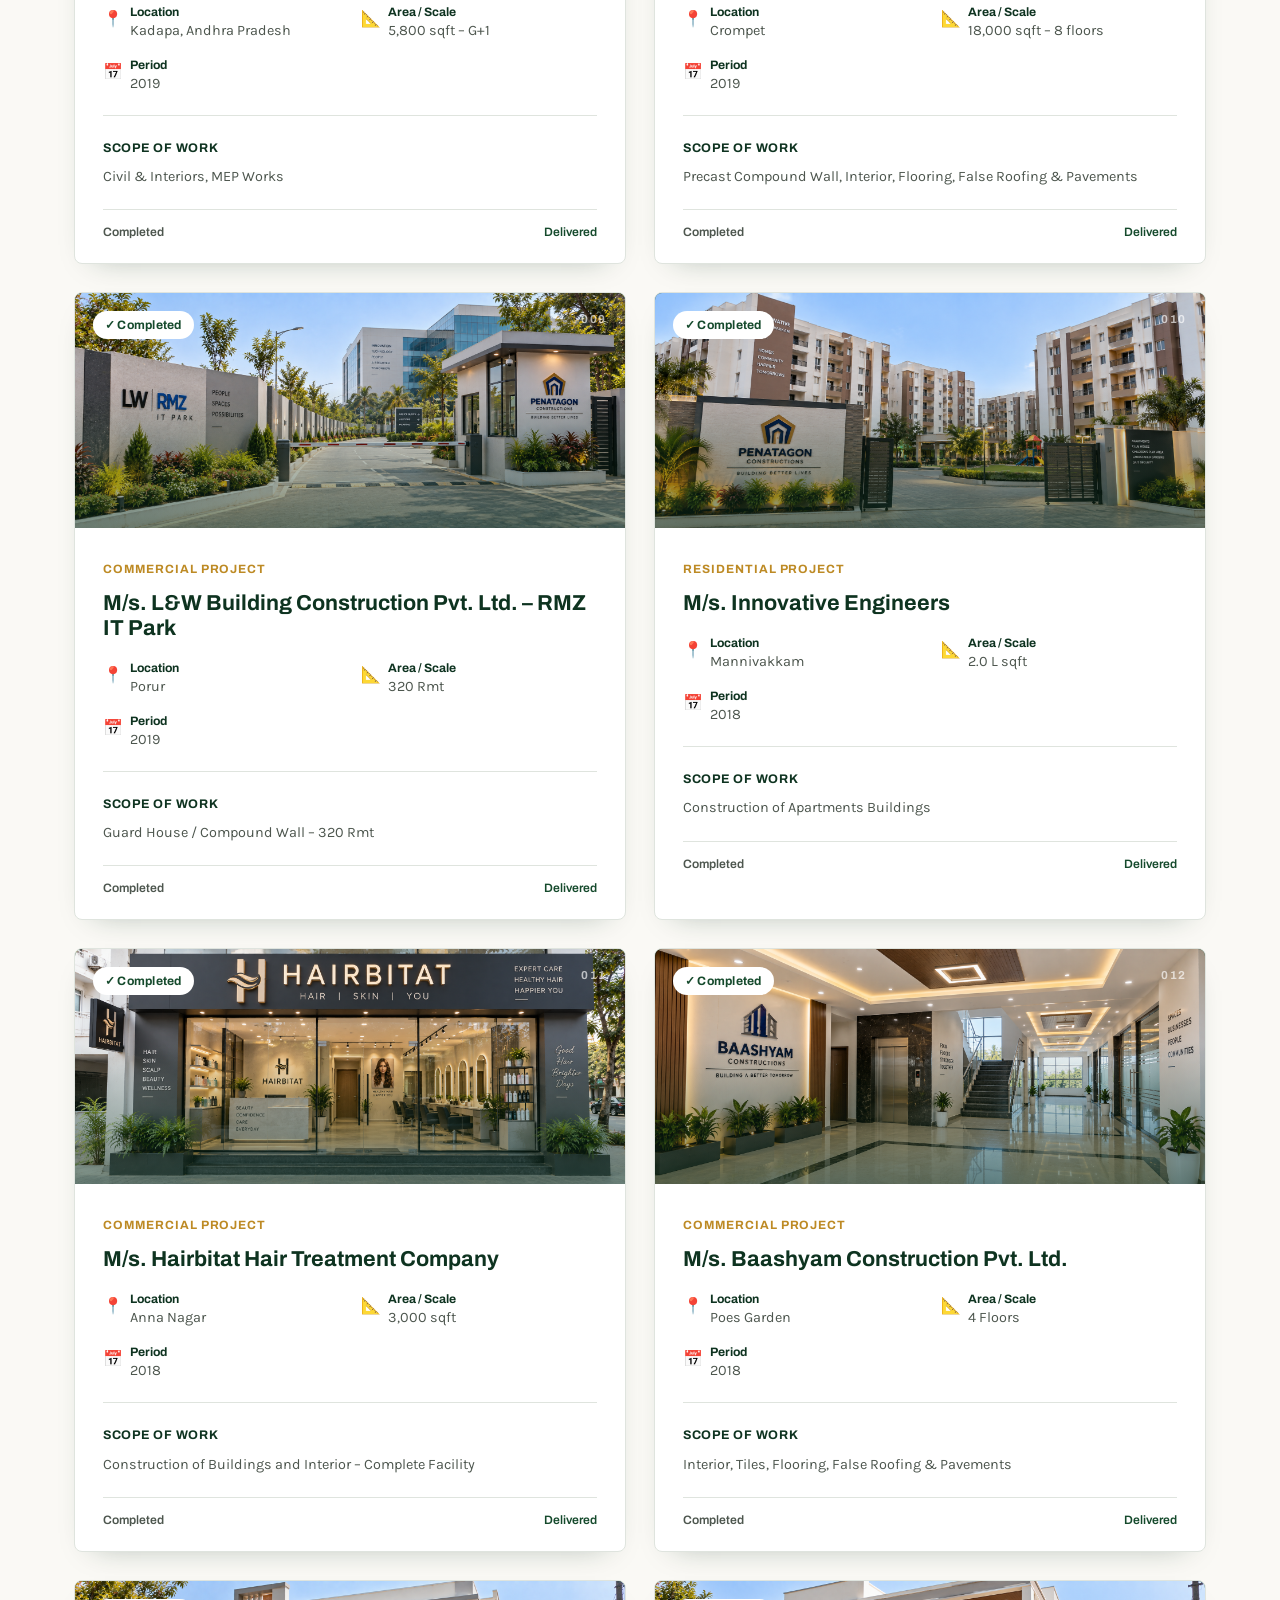
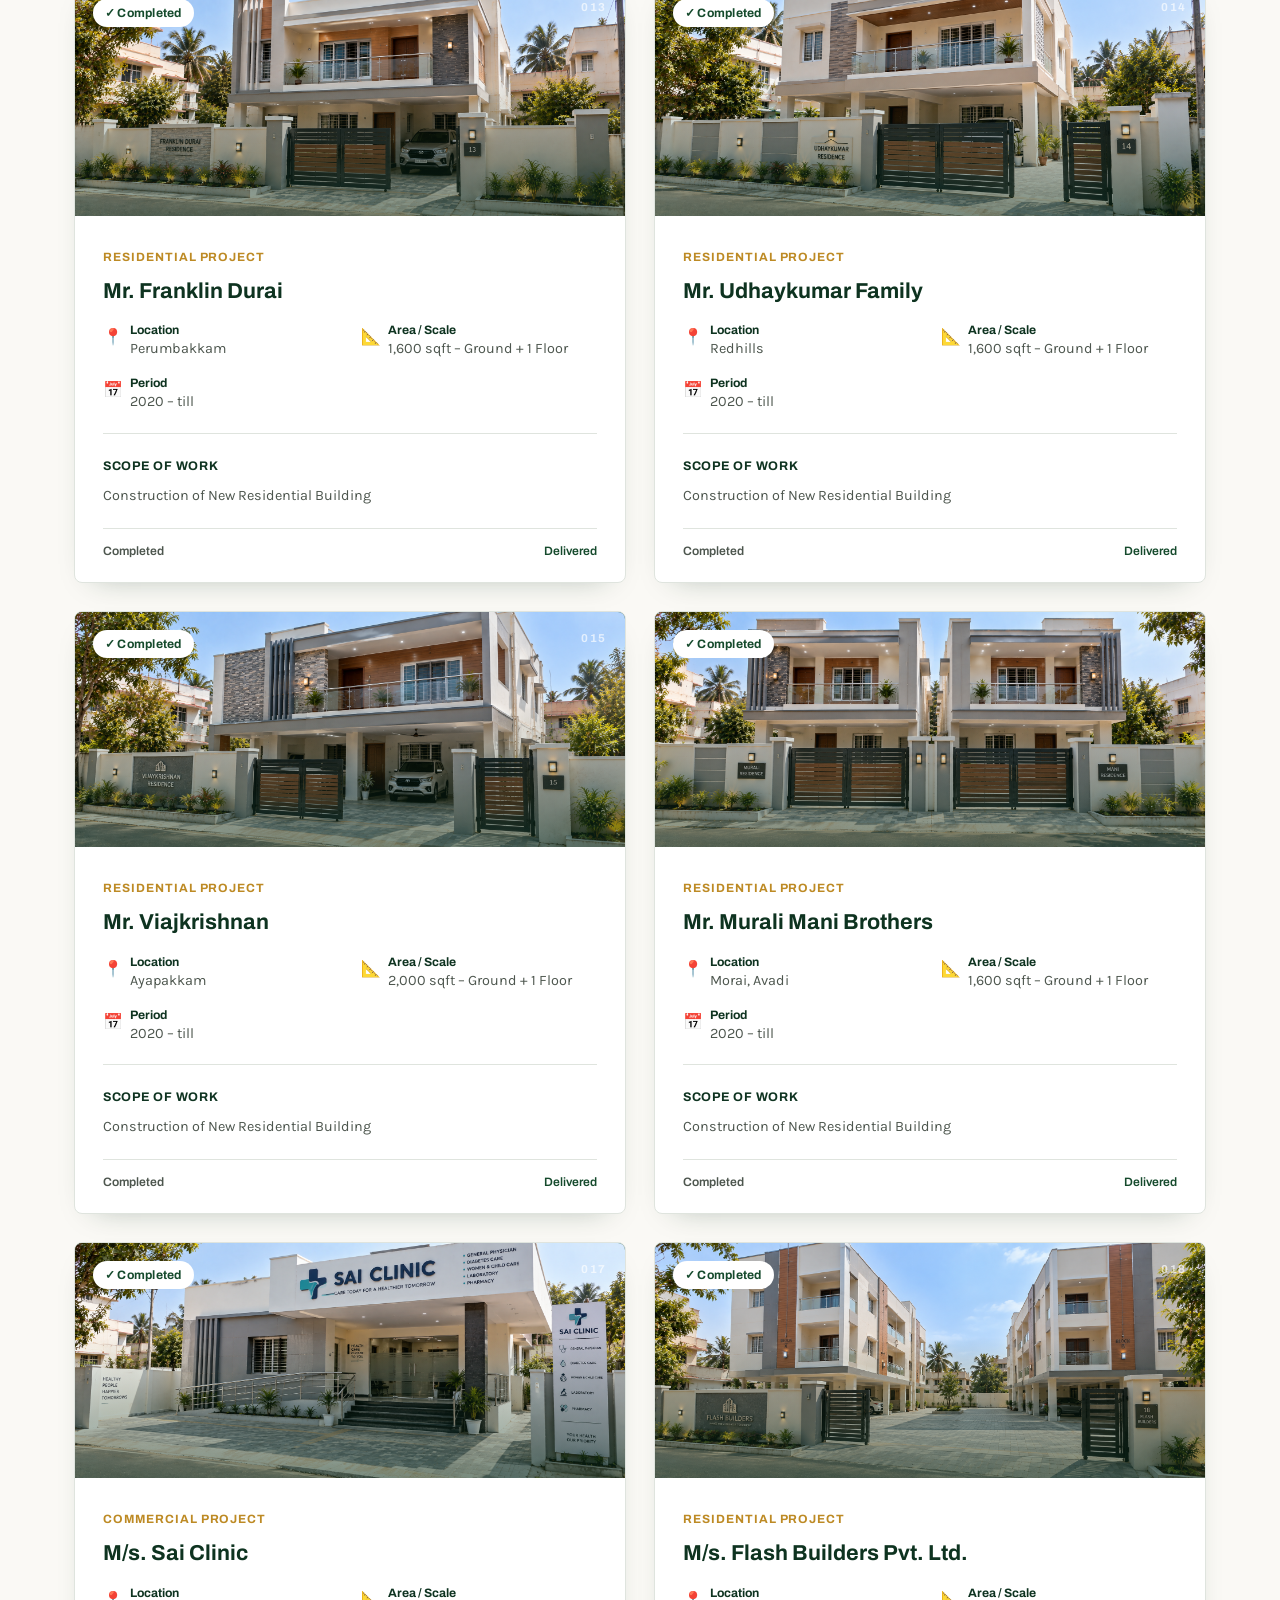
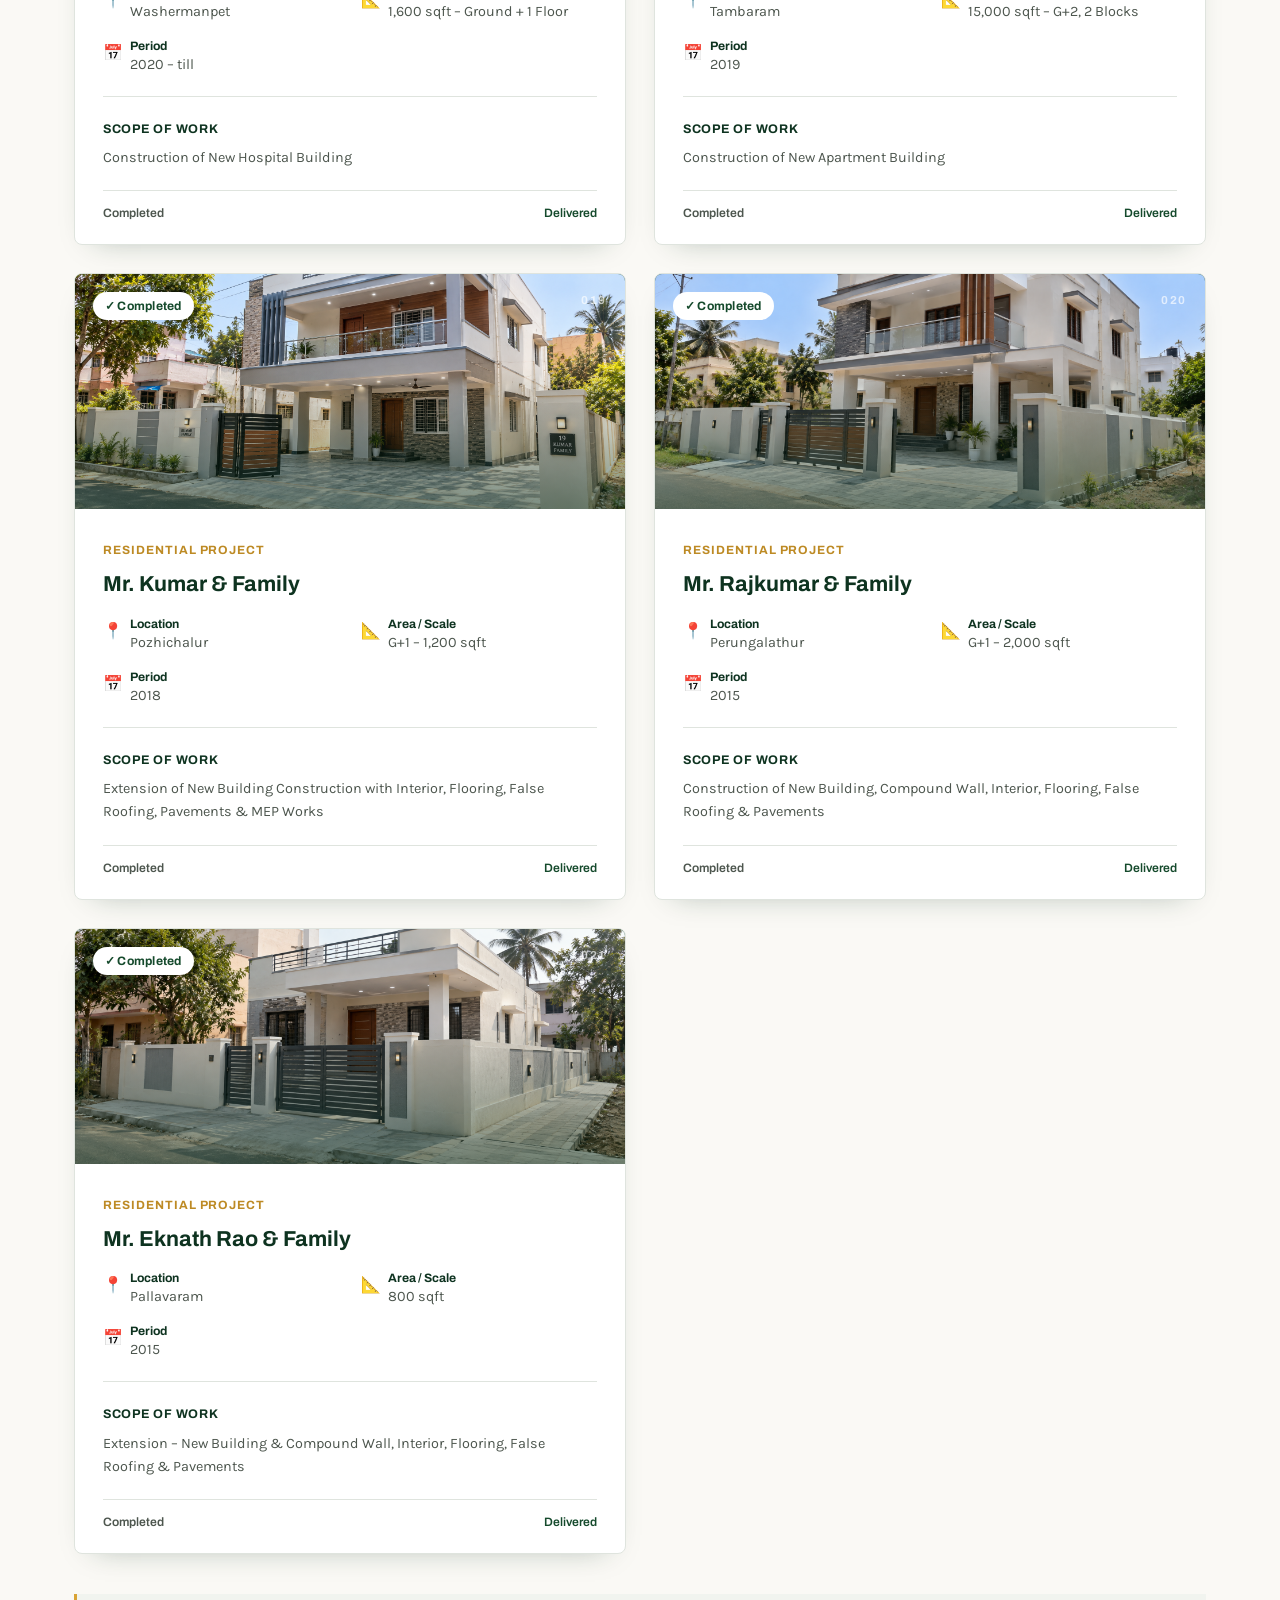
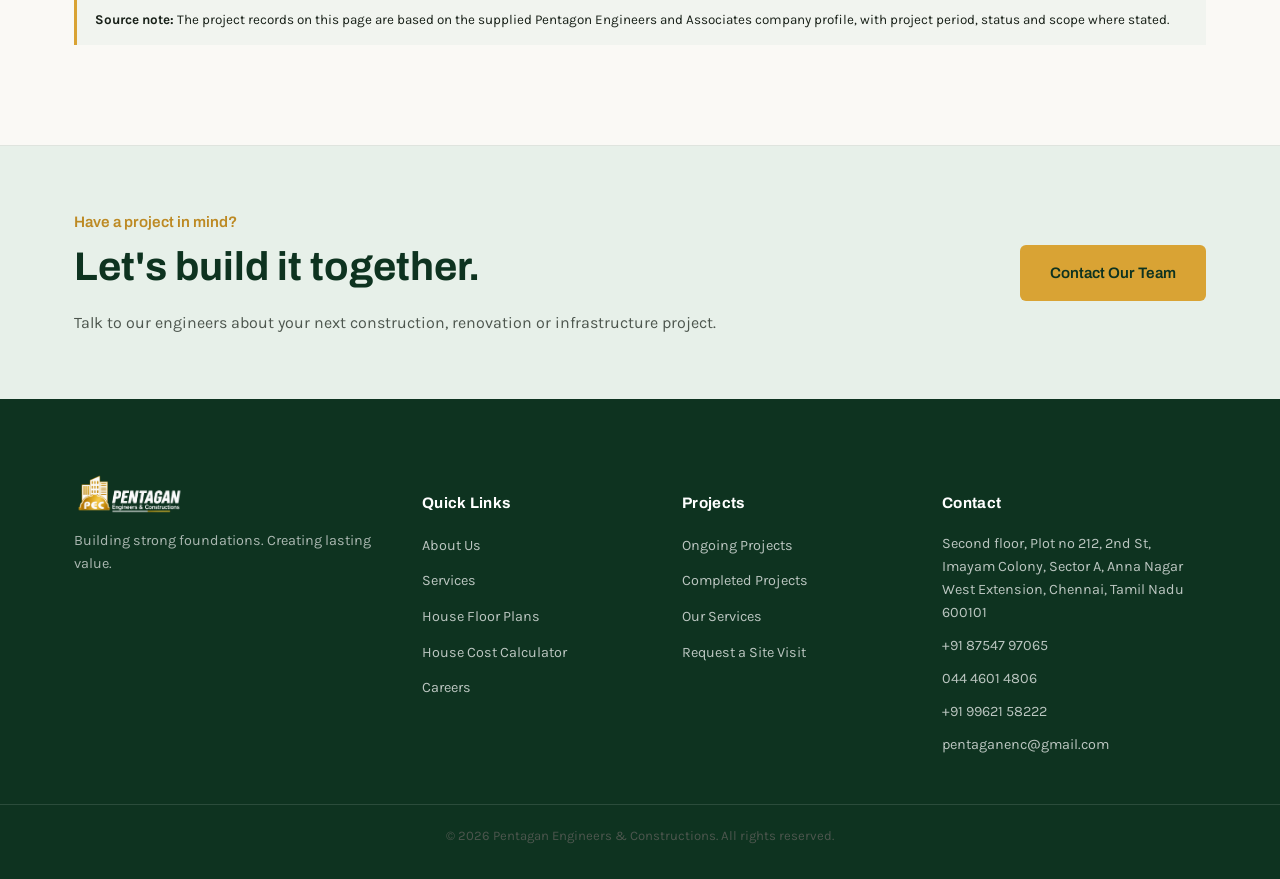
<file: projects-completed.html>
<!DOCTYPE html>
<html lang="en">
<head>
<meta charset="UTF-8">
<meta name="viewport" content="width=device-width, initial-scale=1.0">
<title>Completed Projects | Pentagan Engineers & Constructions</title>
<meta name="description" content="Selected completed residential, commercial and industrial projects by Pentagan Engineers & Constructions.">
<link rel="preconnect" href="https://fonts.googleapis.com">
<link rel="preconnect" href="https://fonts.gstatic.com" crossorigin>
<link href="https://fonts.googleapis.com/css2?family=Archivo:wght@500;600;700;800&family=Karla:wght@400;500;600;700&display=swap" rel="stylesheet">
<link rel="stylesheet" href="css/style.css">
<link rel="stylesheet" href="css/projects.css">
</head>
<body>
<!-- <div class="top-strip">
  <div class="container top-strip__inner">
    <div class="top-strip__contact">
      <a href="tel:+918754797065">📞 +91 87547 97065</a>
      <a href="mailto:pentaganenc@gmail.com">✉ pentaganenc@gmail.com</a>
    </div>
    <div class="top-strip__address">Ground floor, Plot no 212, 2nd St, Imayam Colony, Sector A, Anna Nagar West Extension, Chennai, Tamil Nadu 600101</div>
  </div>
</div> -->

<header class="site-header" id="siteHeader">
  <div class="container site-header__inner">
    <a href="index.html" class="brand">
      <img src="images/logo.png" alt="Pentagan Engineers & Constructions logo" class="brand__logo">
     
    </a>

    <nav class="nav" id="siteNav">
      <ul>
        <li><a href="index.html">Home</a></li>
        <li><a href="about.html">About Us</a></li>
        <li><a href="services.html">Services</a></li>
        <li><a href="floor-plans.html">House Floor Plans</a></li>
        <li><a href="cost-calculator.html">House Cost Calculator</a></li>
        <li class="has-dropdown">
          <a href="#" aria-haspopup="true" aria-expanded="false" class="projects-parent">Projects</a>
          <ul class="dropdown">
            <li><a href="projects-ongoing.html">Ongoing Projects</a></li>
            <li><a href="projects-completed.html">Completed Projects</a></li>
          </ul>
        </li>
        <li><a href="careers.html">Careers</a></li>
        <li><a href="contact.html">Contact Us</a></li>
      </ul>
    </nav>

    <a href="contact.html" class="btn btn--gold nav-cta">Get a Quote</a>

    <button class="nav-toggle" id="navToggle" aria-label="Toggle navigation" aria-expanded="false">
      <span></span><span></span><span></span>
    </button>
  </div>
</header>

<section class="projects-hero completed-hero">
  <div class="projects-hero__pattern"></div>
  <div class="container projects-hero__content">
    <nav class="breadcrumb"><a href="index.html">Home</a><span>›</span><a href="#">Projects</a><span>›</span><strong>Completed Projects</strong></nav>
    <p class="eyebrow">Delivered Work · Project Portfolio</p>
    <h1>Completed <em>Projects</em></h1>
    <p>A portfolio of completed residential, commercial and industrial works documented in the company profile.</p>
  </div>
</section>

<section class="project-toolbar">
  <div class="container toolbar-inner">
    <div><span class="toolbar-label">Filter completed work <span class="toolbar-count" id="completedCount">21</span></span></div>
    <div class="filter-buttons" data-grid="completedGrid">
      <button class="filter-btn active" data-filter="all">All Projects</button>
      <button class="filter-btn" data-filter="residential">Residential</button>
      <button class="filter-btn" data-filter="commercial">Commercial</button>
      <button class="filter-btn" data-filter="industrial">Industrial</button>
    </div>
  </div>
</section>

<main class="projects-section">
  <div class="container">
    <div class="section-intro">
      <div>
        <p class="eyebrow">Delivered with purpose</p>
        <h2>Our Completed Projects</h2>
      </div>
      <p class="section-intro__text">Project information below is transcribed from the supplied company profile.</p>
    </div>

    <div class="project-grid" id="completedGrid">

      <article class="project-card reveal" data-category="commercial">
        <div class="project-card__visual visual-commercial">
          <img src="images/project-completed-01-pwd-bungalow.jpg" alt="PWD Ministers Bungalow renovation, Greenways Road, Adyar" loading="lazy">
          <span class="status-badge status-completed">✓ Completed</span>
          <span class="project-number">001</span>
        </div>
        <div class="project-card__body">
          <span class="project-type">Commercial Project</span>
          <h3>PWD – Ministers Bungalow, MCB12</h3>
          <div class="project-meta">
            <div><span>📍</span><strong>Location</strong><p>Greenways Road, Adyar</p></div>
            <div><span>📐</span><strong>Area / Scale</strong><p>12,650 sqft</p></div>
            <div><span>📅</span><strong>Period</strong><p>2020</p></div>
          </div>
          <div class="work-detail"><strong>Scope of Work</strong><p>Renovation &amp; Remodelling; Civil, Interior &amp; Office Interior Works</p></div>
          <div class="project-footer-line"><span>Completed 24.10.2022</span><span>Delivered</span></div>
        </div>
      </article>

      <article class="project-card reveal" data-category="commercial">
        <div class="project-card__visual visual-commercial">
          <img src="images/project-completed-02-tnrtp.jpg" alt="Tamil Nadu Rural Transformation Projects office, Guindy SIDCO" loading="lazy">
          <span class="status-badge status-completed">✓ Completed</span>
          <span class="project-number">002</span>
        </div>
        <div class="project-card__body">
          <span class="project-type">Commercial Project</span>
          <h3>Tamil Nadu Rural Transformation Projects – TNRTP</h3>
          <div class="project-meta">
            <div><span>📍</span><strong>Location</strong><p>Guindy – SIDCO</p></div>
            <div><span>📐</span><strong>Area / Scale</strong><p>15,000 sqft</p></div>
            <div><span>📅</span><strong>Period</strong><p>2020</p></div>
          </div>
          <div class="work-detail"><strong>Scope of Work</strong><p>Civil, Interior &amp; Office Interior Works</p></div>
          <div class="project-footer-line"><span>Completed 12.09.2020</span><span>Delivered</span></div>
        </div>
      </article>

      <article class="project-card reveal" data-category="residential">
        <div class="project-card__visual visual-residential">
          <img src="images/project-completed-03-kuppuraman.jpg" alt="Mr. &amp; Mrs. Kuppuraman independent bungalow, Madhavaram" loading="lazy">
          <span class="status-badge status-completed">✓ Completed</span>
          <span class="project-number">003</span>
        </div>
        <div class="project-card__body">
          <span class="project-type">Residential Project</span>
          <h3>Mr. &amp; Mrs. Kuppuraman</h3>
          <div class="project-meta">
            <div><span>📍</span><strong>Location</strong><p>Madhavaram</p></div>
            <div><span>📐</span><strong>Area / Scale</strong><p>Independent Bungalow – G+2 Duplex</p></div>
            <div><span>📅</span><strong>Period</strong><p>2022</p></div>
          </div>
          <div class="work-detail"><strong>Scope of Work</strong><p>Construction of New Civil &amp; Interiors</p></div>
          <div class="project-footer-line"><span>Completed</span><span>Delivered</span></div>
        </div>
      </article>

      <article class="project-card reveal" data-category="residential">
        <div class="project-card__visual visual-residential">
          <img src="images/project-completed-04-casagrand-trinity.jpg" alt="Casa Grand Sirucheri Trinity, 20 villas" loading="lazy">
          <span class="status-badge status-completed">✓ Completed</span>
          <span class="project-number">004</span>
        </div>
        <div class="project-card__body">
          <span class="project-type">Residential Project</span>
          <h3>Casa Grand Sirucheri – Trinity</h3>
          <div class="project-meta">
            <div><span>📍</span><strong>Location</strong><p>Sirucheri</p></div>
            <div><span>📐</span><strong>Area / Scale</strong><p>20 Villas</p></div>
            <div><span>📅</span><strong>Period</strong><p>2022</p></div>
          </div>
          <div class="work-detail"><strong>Scope of Work</strong><p>Labour contract – Construction of New Residential Buildings, Civil &amp; Interiors</p></div>
          <div class="project-footer-line"><span>Completed</span><span>Delivered</span></div>
        </div>
      </article>

      <article class="project-card reveal" data-category="residential">
        <div class="project-card__visual visual-residential">
          <img src="images/project-completed-05-indra-villas.jpg" alt="Indra Projects villa developments, Tambaram" loading="lazy">
          <span class="status-badge status-completed">✓ Completed</span>
          <span class="project-number">005</span>
        </div>
        <div class="project-card__body">
          <span class="project-type">Residential Project</span>
          <h3>M/s. Indra Projects Pvt. Ltd.</h3>
          <div class="project-meta">
            <div><span>📍</span><strong>Location</strong><p>Tambaram</p></div>
            <div><span>📐</span><strong>Area / Scale</strong><p>Villa Projects – 2,400 sqft, G+1, 3 Nos.</p></div>
            <div><span>📅</span><strong>Period</strong><p>2021</p></div>
          </div>
          <div class="work-detail"><strong>Scope of Work</strong><p>Construction of New Residential Buildings</p></div>
          <div class="project-footer-line"><span>Completed</span><span>Delivered</span></div>
        </div>
      </article>

      <article class="project-card reveal" data-category="commercial">
        <div class="project-card__visual visual-commercial">
          <img src="images/project-completed-06-capgemini.jpg" alt="Sankalpan Pvt Ltd Capgemini SIDCO office building, Sirucheri" loading="lazy">
          <span class="status-badge status-completed">✓ Completed</span>
          <span class="project-number">006</span>
        </div>
        <div class="project-card__body">
          <span class="project-type">Commercial Project</span>
          <h3>M/s. Sankalpan Pvt. Ltd. – Capgemini / SIDCO</h3>
          <div class="project-meta">
            <div><span>📍</span><strong>Location</strong><p>Sirucheri</p></div>
            <div><span>📐</span><strong>Area / Scale</strong><p>30,000 sqft – G+4</p></div>
            <div><span>📅</span><strong>Period</strong><p>2019</p></div>
          </div>
          <div class="work-detail"><strong>Scope of Work</strong><p>Civil &amp; Interiors, MEP Works</p></div>
          <div class="project-footer-line"><span>Completed</span><span>Delivered</span></div>
        </div>
      </article>

      <article class="project-card reveal" data-category="industrial">
        <div class="project-card__visual visual-industrial">
          <img src="images/project-completed-07-hpcl.jpg" alt="Rupurt MEP Solutions HPCL industrial building, Kadapa Andhra Pradesh" loading="lazy">
          <span class="status-badge status-completed">✓ Completed</span>
          <span class="project-number">007</span>
        </div>
        <div class="project-card__body">
          <span class="project-type">Industrial Project</span>
          <h3>M/s. Rupurt MEP Solutions – HPCL</h3>
          <div class="project-meta">
            <div><span>📍</span><strong>Location</strong><p>Kadapa, Andhra Pradesh</p></div>
            <div><span>📐</span><strong>Area / Scale</strong><p>5,800 sqft – G+1</p></div>
            <div><span>📅</span><strong>Period</strong><p>2019</p></div>
          </div>
          <div class="work-detail"><strong>Scope of Work</strong><p>Civil &amp; Interiors, MEP Works</p></div>
          <div class="project-footer-line"><span>Completed</span><span>Delivered</span></div>
        </div>
      </article>

      <article class="project-card reveal" data-category="commercial">
        <div class="project-card__visual visual-commercial">
          <img src="images/project-completed-08-chennaisilks-crompet.jpg" alt="The Chennai Silks 8-floor commercial building, Crompet" loading="lazy">
          <span class="status-badge status-completed">✓ Completed</span>
          <span class="project-number">008</span>
        </div>
        <div class="project-card__body">
          <span class="project-type">Commercial Project</span>
          <h3>M/s. The Chennai Silks</h3>
          <div class="project-meta">
            <div><span>📍</span><strong>Location</strong><p>Crompet</p></div>
            <div><span>📐</span><strong>Area / Scale</strong><p>18,000 sqft – 8 floors</p></div>
            <div><span>📅</span><strong>Period</strong><p>2019</p></div>
          </div>
          <div class="work-detail"><strong>Scope of Work</strong><p>Precast Compound Wall, Interior, Flooring, False Roofing &amp; Pavements</p></div>
          <div class="project-footer-line"><span>Completed</span><span>Delivered</span></div>
        </div>
      </article>

      <article class="project-card reveal" data-category="commercial">
        <div class="project-card__visual visual-commercial">
          <img src="images/project-completed-09-lw-rmz.jpg" alt="L&amp;W Building Construction guard house and compound wall, RMZ IT Park, Porur" loading="lazy">
          <span class="status-badge status-completed">✓ Completed</span>
          <span class="project-number">009</span>
        </div>
        <div class="project-card__body">
          <span class="project-type">Commercial Project</span>
          <h3>M/s. L&amp;W Building Construction Pvt. Ltd. – RMZ IT Park</h3>
          <div class="project-meta">
            <div><span>📍</span><strong>Location</strong><p>Porur</p></div>
            <div><span>📐</span><strong>Area / Scale</strong><p>320 Rmt</p></div>
            <div><span>📅</span><strong>Period</strong><p>2019</p></div>
          </div>
          <div class="work-detail"><strong>Scope of Work</strong><p>Guard House / Compound Wall – 320 Rmt</p></div>
          <div class="project-footer-line"><span>Completed</span><span>Delivered</span></div>
        </div>
      </article>

      <article class="project-card reveal" data-category="residential">
        <div class="project-card__visual visual-residential">
          <img src="images/project-completed-10-innovative-mannivakkam.jpg" alt="Innovative Engineers apartment buildings, Mannivakkam" loading="lazy">
          <span class="status-badge status-completed">✓ Completed</span>
          <span class="project-number">010</span>
        </div>
        <div class="project-card__body">
          <span class="project-type">Residential Project</span>
          <h3>M/s. Innovative Engineers</h3>
          <div class="project-meta">
            <div><span>📍</span><strong>Location</strong><p>Mannivakkam</p></div>
            <div><span>📐</span><strong>Area / Scale</strong><p>2.0 L sqft</p></div>
            <div><span>📅</span><strong>Period</strong><p>2018</p></div>
          </div>
          <div class="work-detail"><strong>Scope of Work</strong><p>Construction of Apartments Buildings</p></div>
          <div class="project-footer-line"><span>Completed</span><span>Delivered</span></div>
        </div>
      </article>

      <article class="project-card reveal" data-category="commercial">
        <div class="project-card__visual visual-commercial">
          <img src="images/project-completed-11-hairbitat.jpg" alt="Hairbitat Hair Treatment Company facility, Anna Nagar" loading="lazy">
          <span class="status-badge status-completed">✓ Completed</span>
          <span class="project-number">011</span>
        </div>
        <div class="project-card__body">
          <span class="project-type">Commercial Project</span>
          <h3>M/s. Hairbitat Hair Treatment Company</h3>
          <div class="project-meta">
            <div><span>📍</span><strong>Location</strong><p>Anna Nagar</p></div>
            <div><span>📐</span><strong>Area / Scale</strong><p>3,000 sqft</p></div>
            <div><span>📅</span><strong>Period</strong><p>2018</p></div>
          </div>
          <div class="work-detail"><strong>Scope of Work</strong><p>Construction of Buildings and Interior – Complete Facility</p></div>
          <div class="project-footer-line"><span>Completed</span><span>Delivered</span></div>
        </div>
      </article>

      <article class="project-card reveal" data-category="commercial">
        <div class="project-card__visual visual-commercial">
          <img src="images/project-completed-12-baashyam.jpg" alt="Baashyam Construction interior and flooring works, Poes Garden" loading="lazy">
          <span class="status-badge status-completed">✓ Completed</span>
          <span class="project-number">012</span>
        </div>
        <div class="project-card__body">
          <span class="project-type">Commercial Project</span>
          <h3>M/s. Baashyam Construction Pvt. Ltd.</h3>
          <div class="project-meta">
            <div><span>📍</span><strong>Location</strong><p>Poes Garden</p></div>
            <div><span>📐</span><strong>Area / Scale</strong><p>4 Floors</p></div>
            <div><span>📅</span><strong>Period</strong><p>2018</p></div>
          </div>
          <div class="work-detail"><strong>Scope of Work</strong><p>Interior, Tiles, Flooring, False Roofing &amp; Pavements</p></div>
          <div class="project-footer-line"><span>Completed</span><span>Delivered</span></div>
        </div>
      </article>

      <article class="project-card reveal" data-category="residential">
        <div class="project-card__visual visual-residential">
          <img src="images/project-completed-13-franklin-durai.jpg" alt="Mr. Franklin Durai residence, Perumbakkam" loading="lazy">
          <span class="status-badge status-completed">✓ Completed</span>
          <span class="project-number">013</span>
        </div>
        <div class="project-card__body">
          <span class="project-type">Residential Project</span>
          <h3>Mr. Franklin Durai</h3>
          <div class="project-meta">
            <div><span>📍</span><strong>Location</strong><p>Perumbakkam</p></div>
            <div><span>📐</span><strong>Area / Scale</strong><p>1,600 sqft – Ground + 1 Floor</p></div>
            <div><span>📅</span><strong>Period</strong><p>2020 – till</p></div>
          </div>
          <div class="work-detail"><strong>Scope of Work</strong><p>Construction of New Residential Building</p></div>
          <div class="project-footer-line"><span>Completed</span><span>Delivered</span></div>
        </div>
      </article>

      <article class="project-card reveal" data-category="residential">
        <div class="project-card__visual visual-residential">
          <img src="images/project-completed-14-udhaykumar.jpg" alt="Mr. Udhaykumar family residence, Redhills" loading="lazy">
          <span class="status-badge status-completed">✓ Completed</span>
          <span class="project-number">014</span>
        </div>
        <div class="project-card__body">
          <span class="project-type">Residential Project</span>
          <h3>Mr. Udhaykumar Family</h3>
          <div class="project-meta">
            <div><span>📍</span><strong>Location</strong><p>Redhills</p></div>
            <div><span>📐</span><strong>Area / Scale</strong><p>1,600 sqft – Ground + 1 Floor</p></div>
            <div><span>📅</span><strong>Period</strong><p>2020 – till</p></div>
          </div>
          <div class="work-detail"><strong>Scope of Work</strong><p>Construction of New Residential Building</p></div>
          <div class="project-footer-line"><span>Completed</span><span>Delivered</span></div>
        </div>
      </article>

      <article class="project-card reveal" data-category="residential">
        <div class="project-card__visual visual-residential">
          <img src="images/project-completed-15-vijaykrishnan.jpg" alt="Mr. Viajkrishnan residence, Ayapakkam" loading="lazy">
          <span class="status-badge status-completed">✓ Completed</span>
          <span class="project-number">015</span>
        </div>
        <div class="project-card__body">
          <span class="project-type">Residential Project</span>
          <h3>Mr. Viajkrishnan</h3>
          <div class="project-meta">
            <div><span>📍</span><strong>Location</strong><p>Ayapakkam</p></div>
            <div><span>📐</span><strong>Area / Scale</strong><p>2,000 sqft – Ground + 1 Floor</p></div>
            <div><span>📅</span><strong>Period</strong><p>2020 – till</p></div>
          </div>
          <div class="work-detail"><strong>Scope of Work</strong><p>Construction of New Residential Building</p></div>
          <div class="project-footer-line"><span>Completed</span><span>Delivered</span></div>
        </div>
      </article>

      <article class="project-card reveal" data-category="residential">
        <div class="project-card__visual visual-residential">
          <img src="images/project-completed-16-murali-mani.jpg" alt="Mr. Murali Mani Brothers residence, Morai, Avadi" loading="lazy">
          <span class="status-badge status-completed">✓ Completed</span>
          <span class="project-number">016</span>
        </div>
        <div class="project-card__body">
          <span class="project-type">Residential Project</span>
          <h3>Mr. Murali Mani Brothers</h3>
          <div class="project-meta">
            <div><span>📍</span><strong>Location</strong><p>Morai, Avadi</p></div>
            <div><span>📐</span><strong>Area / Scale</strong><p>1,600 sqft – Ground + 1 Floor</p></div>
            <div><span>📅</span><strong>Period</strong><p>2020 – till</p></div>
          </div>
          <div class="work-detail"><strong>Scope of Work</strong><p>Construction of New Residential Building</p></div>
          <div class="project-footer-line"><span>Completed</span><span>Delivered</span></div>
        </div>
      </article>

      <article class="project-card reveal" data-category="commercial">
        <div class="project-card__visual visual-commercial">
          <img src="images/project-completed-17-sai-clinic.jpg" alt="Sai Clinic hospital building, Washermanpet" loading="lazy">
          <span class="status-badge status-completed">✓ Completed</span>
          <span class="project-number">017</span>
        </div>
        <div class="project-card__body">
          <span class="project-type">Commercial Project</span>
          <h3>M/s. Sai Clinic</h3>
          <div class="project-meta">
            <div><span>📍</span><strong>Location</strong><p>Washermanpet</p></div>
            <div><span>📐</span><strong>Area / Scale</strong><p>1,600 sqft – Ground + 1 Floor</p></div>
            <div><span>📅</span><strong>Period</strong><p>2020 – till</p></div>
          </div>
          <div class="work-detail"><strong>Scope of Work</strong><p>Construction of New Hospital Building</p></div>
          <div class="project-footer-line"><span>Completed</span><span>Delivered</span></div>
        </div>
      </article>

      <article class="project-card reveal" data-category="residential">
        <div class="project-card__visual visual-residential">
          <img src="images/project-completed-18-flash-builders.jpg" alt="Flash Builders apartment building, Tambaram" loading="lazy">
          <span class="status-badge status-completed">✓ Completed</span>
          <span class="project-number">018</span>
        </div>
        <div class="project-card__body">
          <span class="project-type">Residential Project</span>
          <h3>M/s. Flash Builders Pvt. Ltd.</h3>
          <div class="project-meta">
            <div><span>📍</span><strong>Location</strong><p>Tambaram</p></div>
            <div><span>📐</span><strong>Area / Scale</strong><p>15,000 sqft – G+2, 2 Blocks</p></div>
            <div><span>📅</span><strong>Period</strong><p>2019</p></div>
          </div>
          <div class="work-detail"><strong>Scope of Work</strong><p>Construction of New Apartment Building</p></div>
          <div class="project-footer-line"><span>Completed</span><span>Delivered</span></div>
        </div>
      </article>

      <article class="project-card reveal" data-category="residential">
        <div class="project-card__visual visual-residential">
          <img src="images/project-completed-19-kumar-family.jpg" alt="Mr. Kumar and Family residence extension, Pozhichalur" loading="lazy">
          <span class="status-badge status-completed">✓ Completed</span>
          <span class="project-number">019</span>
        </div>
        <div class="project-card__body">
          <span class="project-type">Residential Project</span>
          <h3>Mr. Kumar &amp; Family</h3>
          <div class="project-meta">
            <div><span>📍</span><strong>Location</strong><p>Pozhichalur</p></div>
            <div><span>📐</span><strong>Area / Scale</strong><p>G+1 – 1,200 sqft</p></div>
            <div><span>📅</span><strong>Period</strong><p>2018</p></div>
          </div>
          <div class="work-detail"><strong>Scope of Work</strong><p>Extension of New Building Construction with Interior, Flooring, False Roofing, Pavements &amp; MEP Works</p></div>
          <div class="project-footer-line"><span>Completed</span><span>Delivered</span></div>
        </div>
      </article>

      <article class="project-card reveal" data-category="residential">
        <div class="project-card__visual visual-residential">
          <img src="images/project-completed-20-rajkumar.jpg" alt="Mr. Rajkumar and Family residence, Perungalathur" loading="lazy">
          <span class="status-badge status-completed">✓ Completed</span>
          <span class="project-number">020</span>
        </div>
        <div class="project-card__body">
          <span class="project-type">Residential Project</span>
          <h3>Mr. Rajkumar &amp; Family</h3>
          <div class="project-meta">
            <div><span>📍</span><strong>Location</strong><p>Perungalathur</p></div>
            <div><span>📐</span><strong>Area / Scale</strong><p>G+1 – 2,000 sqft</p></div>
            <div><span>📅</span><strong>Period</strong><p>2015</p></div>
          </div>
          <div class="work-detail"><strong>Scope of Work</strong><p>Construction of New Building, Compound Wall, Interior, Flooring, False Roofing &amp; Pavements</p></div>
          <div class="project-footer-line"><span>Completed</span><span>Delivered</span></div>
        </div>
      </article>

      <article class="project-card reveal" data-category="residential">
        <div class="project-card__visual visual-residential">
          <img src="images/project-completed-21-eknath-rao.jpg" alt="Mr. Eknath Rao and Family residence extension, Pallavaram" loading="lazy">
          <span class="status-badge status-completed">✓ Completed</span>
          <span class="project-number">021</span>
        </div>
        <div class="project-card__body">
          <span class="project-type">Residential Project</span>
          <h3>Mr. Eknath Rao &amp; Family</h3>
          <div class="project-meta">
            <div><span>📍</span><strong>Location</strong><p>Pallavaram</p></div>
            <div><span>📐</span><strong>Area / Scale</strong><p>800 sqft</p></div>
            <div><span>📅</span><strong>Period</strong><p>2015</p></div>
          </div>
          <div class="work-detail"><strong>Scope of Work</strong><p>Extension – New Building &amp; Compound Wall, Interior, Flooring, False Roofing &amp; Pavements</p></div>
          <div class="project-footer-line"><span>Completed</span><span>Delivered</span></div>
        </div>
      </article>

    </div>

    <div class="portfolio-note">
      <strong>Source note:</strong> The project records on this page are based on the supplied Pentagon Engineers and Associates company profile, with project period, status and scope where stated.
    </div>
  </div>
</main>

<section class="projects-cta">
  <div class="container projects-cta__inner">
    <div>
      <p class="eyebrow">Have a project in mind?</p>
      <h2>Let's build it together.</h2>
      <p>Talk to our engineers about your next construction, renovation or infrastructure project.</p>
    </div>
    <a href="contact.html" class="btn btn--gold">Contact Our Team</a>
  </div>
</section>

<footer class="site-footer">
  <div class="container footer__grid">
    <div class="footer__col footer__brand">
      <img src="images/logo-white.png" alt="Pentagan Engineers & Constructions logo" class="footer__logo">
      <p>Building strong foundations. Creating lasting value.</p>
    </div>

    <div class="footer__col">
      <h4>Quick Links</h4>
      <ul>
        <li><a href="about.html">About Us</a></li>
        <li><a href="services.html">Services</a></li>
        <li><a href="floor-plans.html">House Floor Plans</a></li>
        <li><a href="cost-calculator.html">House Cost Calculator</a></li>
        <li><a href="careers.html">Careers</a></li>
      </ul>
    </div>

    <div class="footer__col">
      <h4>Projects</h4>
      <ul>
        <li><a href="projects-ongoing.html">Ongoing Projects</a></li>
        <li><a href="projects-completed.html">Completed Projects</a></li>
        <li><a href="services.html">Our Services</a></li>
        <li><a href="contact.html">Request a Site Visit</a></li>
      </ul>
    </div>

    <div class="footer__col">
      <h4>Contact</h4>
      <ul class="footer__contact">
        <li>Second floor, Plot no 212, 2nd St, Imayam Colony, Sector A, Anna Nagar West Extension, Chennai, Tamil Nadu 600101</li>
        <li><a href="tel:+918754797065">+91 87547 97065</a></li>
        <li><a href="tel:04446014806">044 4601 4806</a></li>
        <li><a href="tel:+919962158222">+91 99621 58222</a></li>
        <li><a href="mailto:pentaganenc@gmail.com">pentaganenc@gmail.com</a></li>
      </ul>
    </div>
  </div>

  <div class="footer__bottom">
    <div class="container footer__bottom-inner">
      <p>&copy; <span id="year"></span> Pentagan Engineers & Constructions. All rights reserved.</p>
    </div>
  </div>
</footer>

<button class="back-to-top" id="backToTop" aria-label="Back to top">↑</button>
<script src="js/script.js"></script>
<script src="js/projects.js"></script>
</body>
</html>
</file>
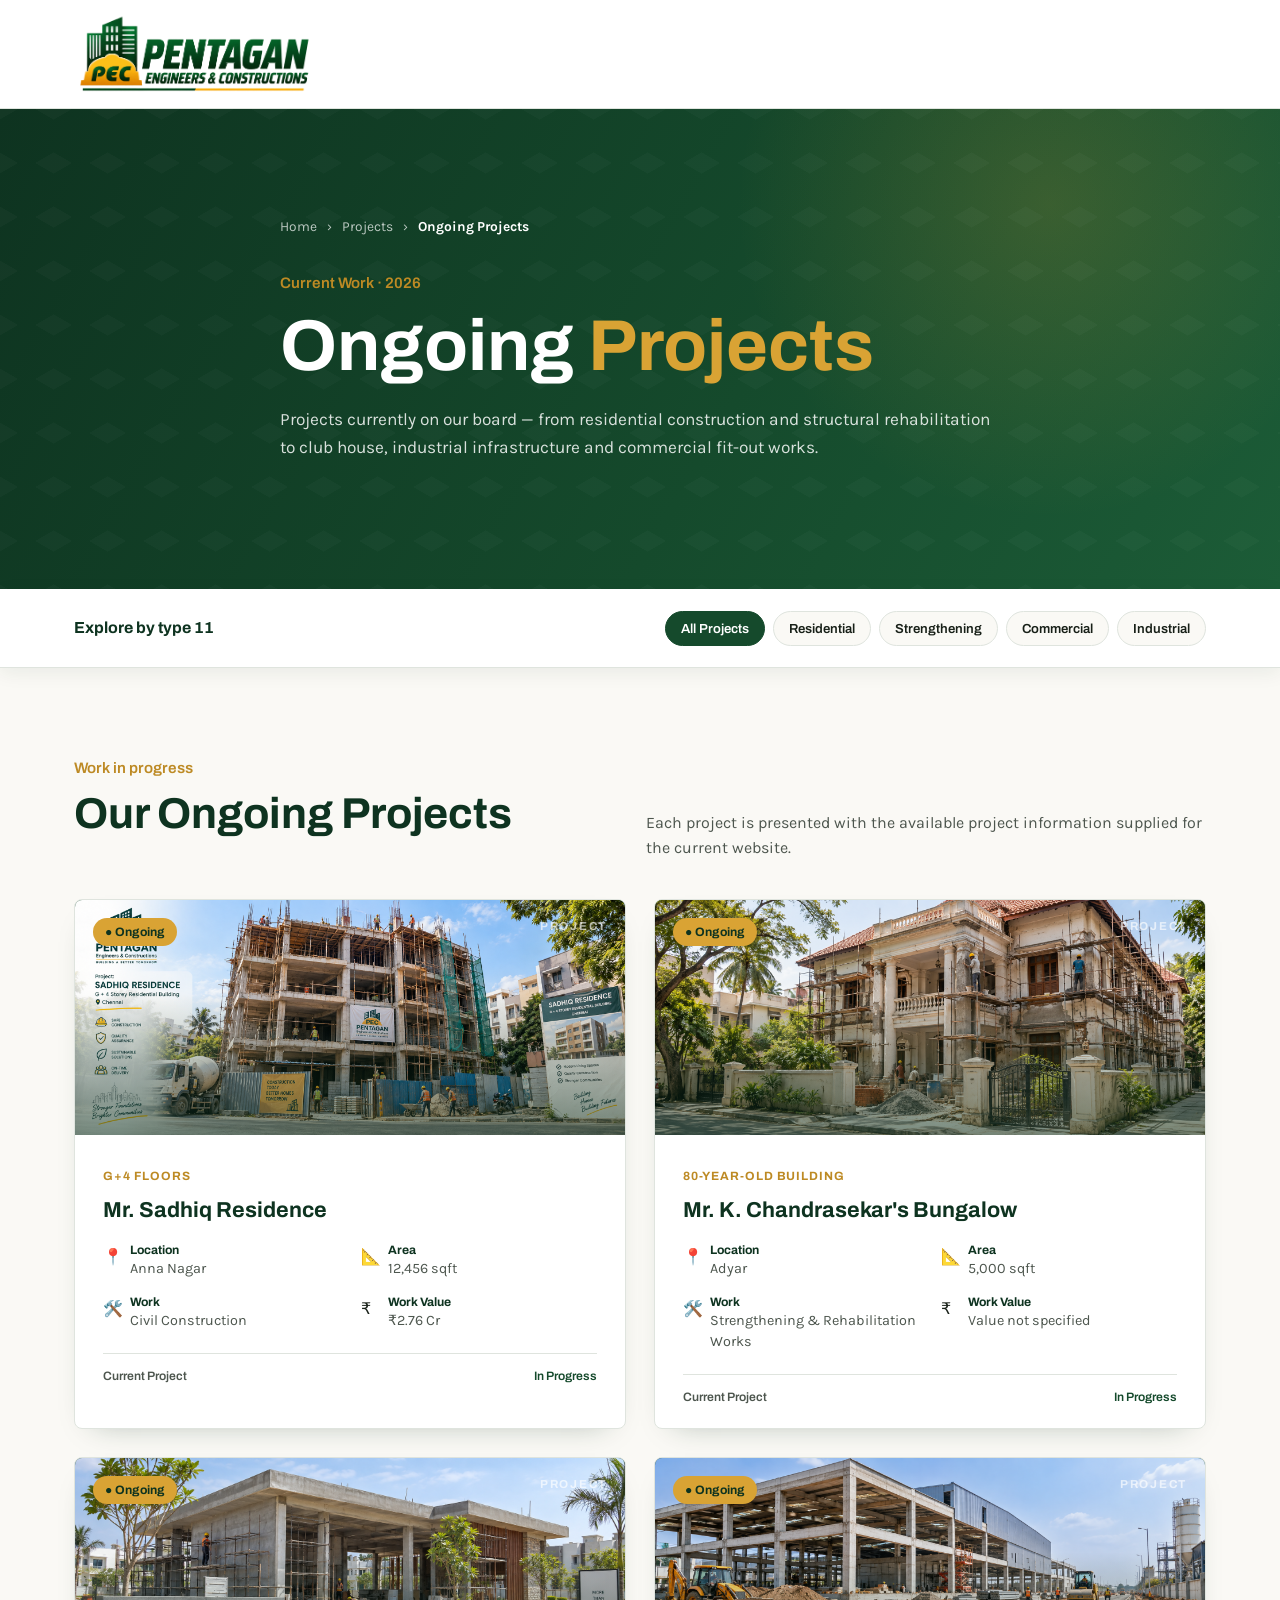
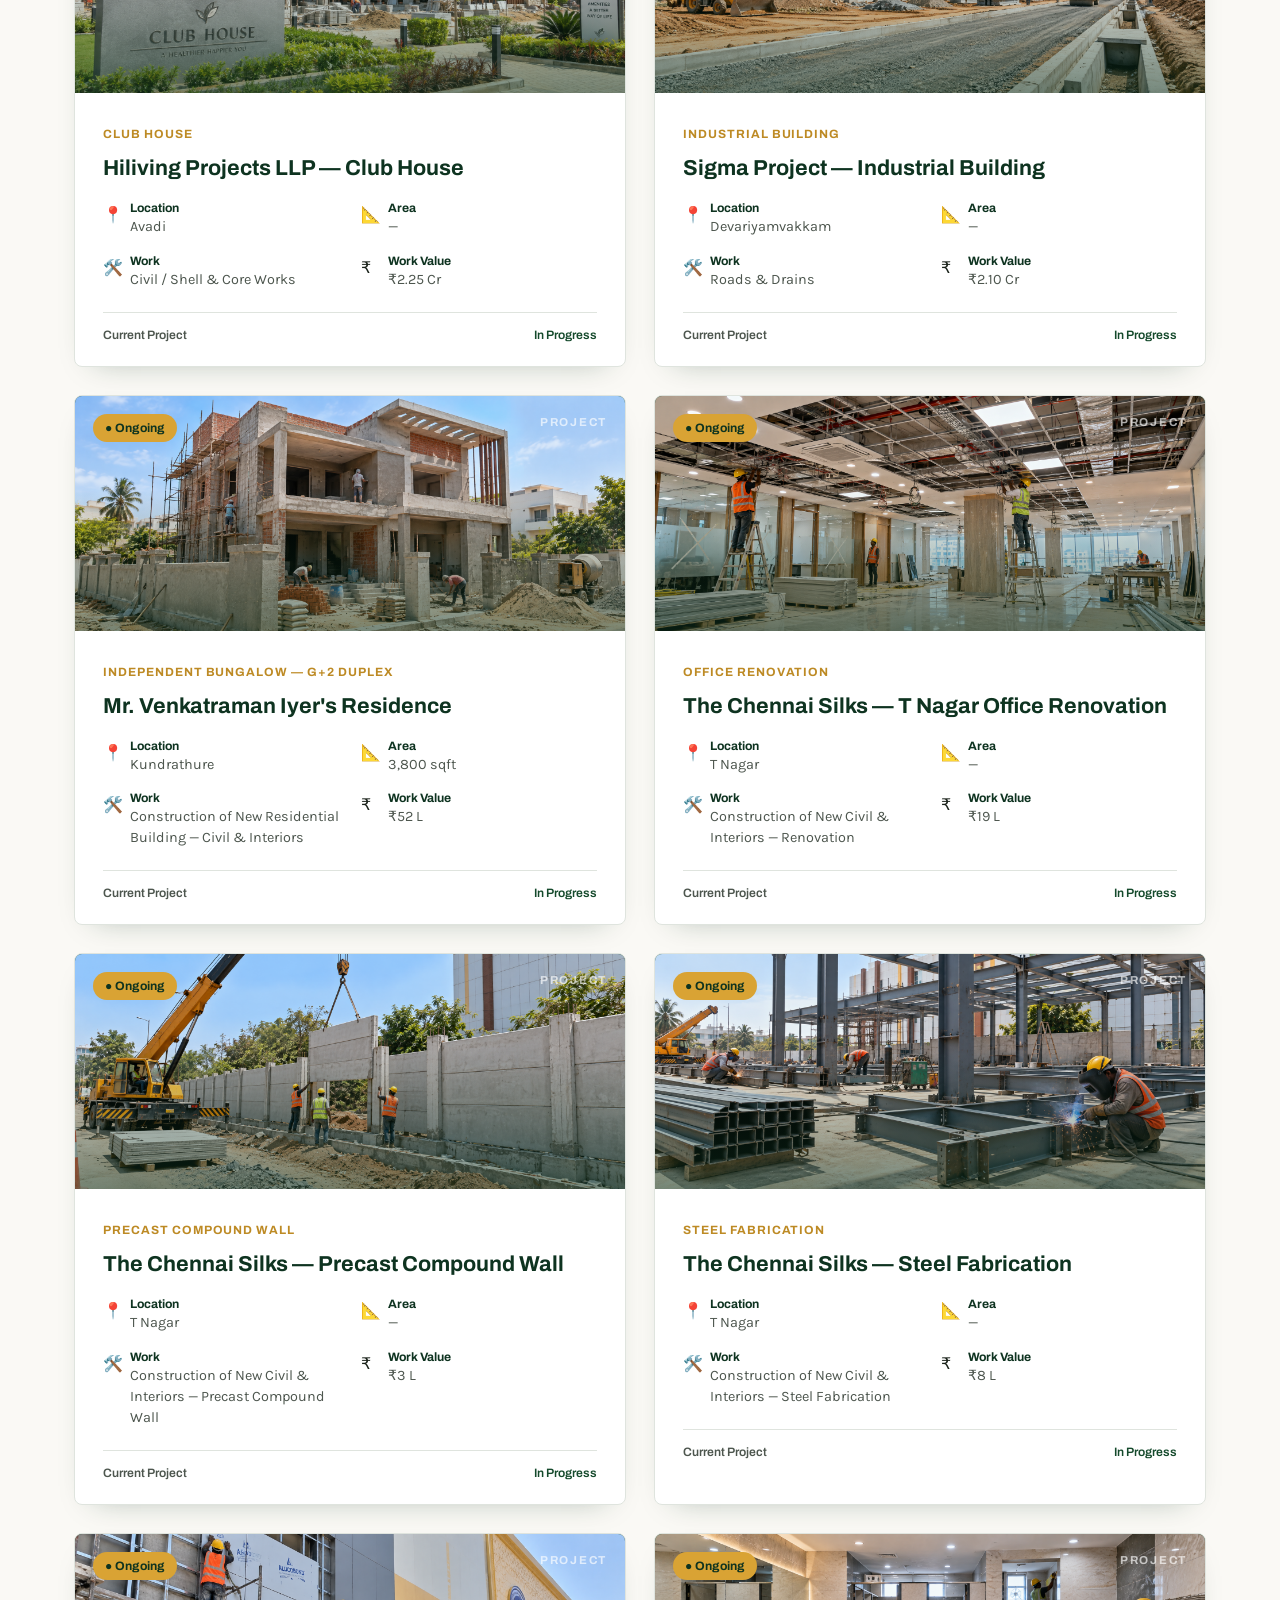
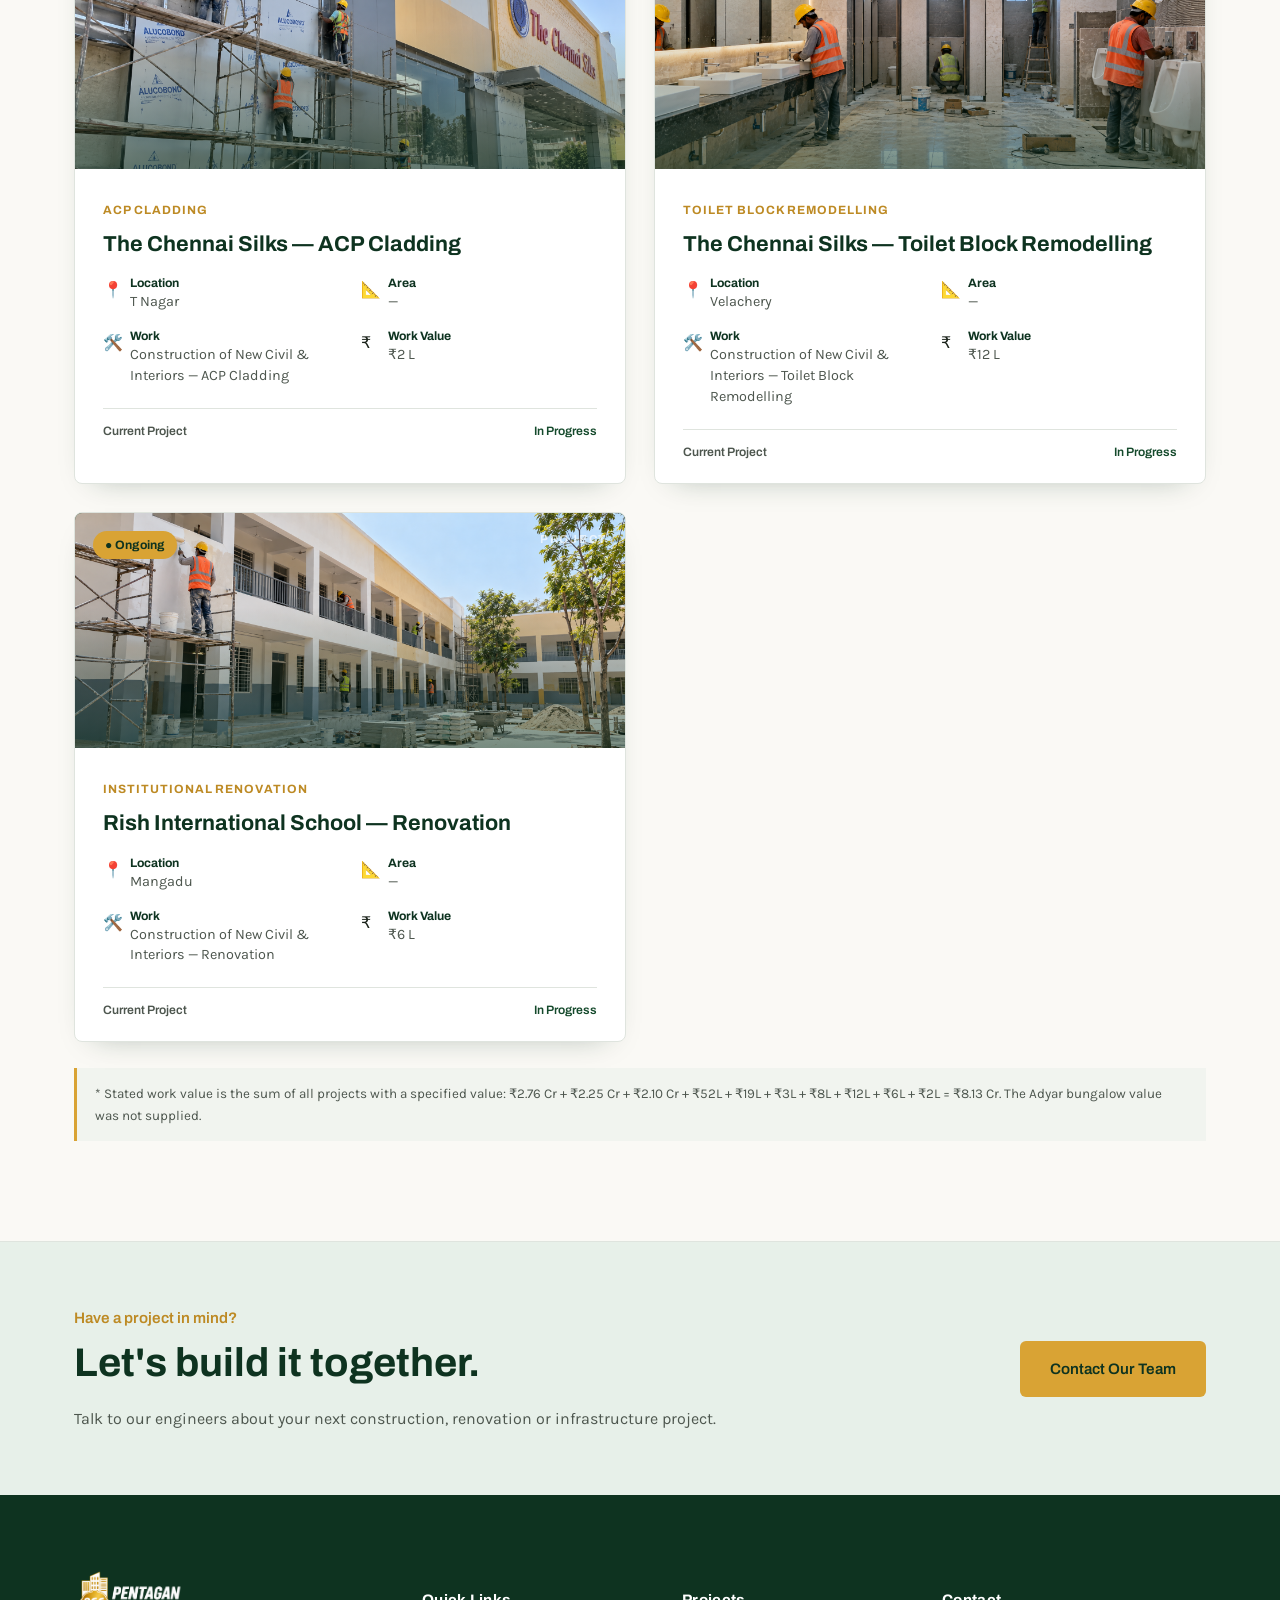
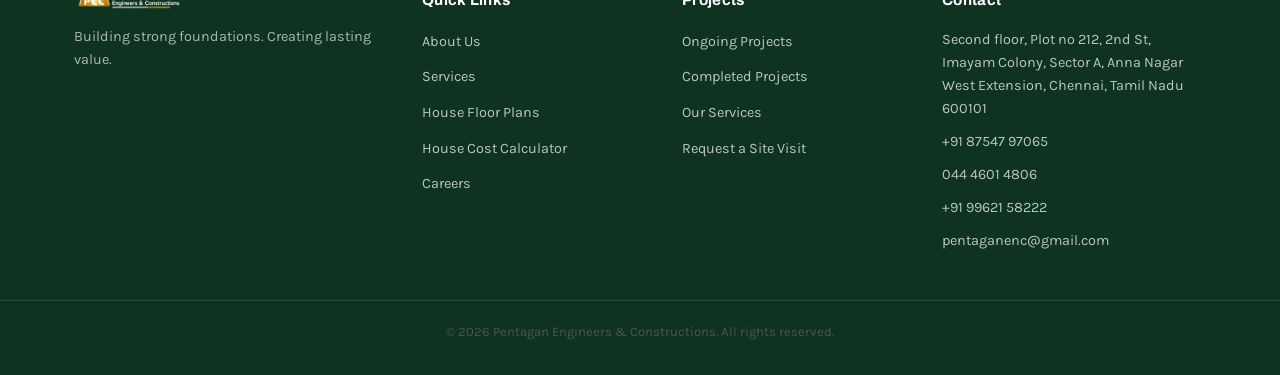
<file: projects-ongoing.html>
<!DOCTYPE html>
<html lang="en">
<head>
<meta charset="UTF-8">
<meta name="viewport" content="width=device-width, initial-scale=1.0">
<title>Ongoing Projects | Pentagan Engineers & Constructions</title>
<meta name="description" content="Explore current ongoing residential, renovation, commercial and industrial projects by Pentagan Engineers & Constructions.">
<link rel="preconnect" href="https://fonts.googleapis.com">
<link rel="preconnect" href="https://fonts.gstatic.com" crossorigin>
<link href="https://fonts.googleapis.com/css2?family=Archivo:wght@500;600;700;800&family=Karla:wght@400;500;600;700&display=swap" rel="stylesheet">
<link rel="stylesheet" href="css/style.css">
<link rel="stylesheet" href="css/projects.css">
</head>
<body>
<!-- <div class="top-strip">
  <div class="container top-strip__inner">
    <div class="top-strip__contact">
      <a href="tel:+918754797065">📞 +91 87547 97065</a>
      <a href="mailto:pentaganenc@gmail.com">✉ pentaganenc@gmail.com</a>
    </div>
    <div class="top-strip__address">Ground floor, Plot no 212, 2nd St, Imayam Colony, Sector A, Anna Nagar West Extension, Chennai, Tamil Nadu 600101</div>
  </div>
</div> -->

<header class="site-header" id="siteHeader">
  <div class="container site-header__inner">
    <a href="index.html" class="brand">
      <img src="images/logo.png" alt="Pentagan Engineers & Constructions logo" class="brand__logo">
     
    </a>

    <nav class="nav" id="siteNav">
      <ul>
        <li><a href="index.html">Home</a></li>
        <li><a href="about.html">About Us</a></li>
        <li><a href="services.html">Services</a></li>
        <li><a href="floor-plans.html">House Floor Plans</a></li>
        <li><a href="cost-calculator.html">House Cost Calculator</a></li>
        <li class="has-dropdown">
          <a href="#" aria-haspopup="true" aria-expanded="false" class="projects-parent">Projects</a>
          <ul class="dropdown">
            <li><a href="projects-ongoing.html">Ongoing Projects</a></li>
            <li><a href="projects-completed.html">Completed Projects</a></li>
          </ul>
        </li>
        <li><a href="careers.html">Careers</a></li>
        <li><a href="contact.html">Contact Us</a></li>
      </ul>
    </nav>

    <a href="contact.html" class="btn btn--gold nav-cta">Get a Quote</a>

    <button class="nav-toggle" id="navToggle" aria-label="Toggle navigation" aria-expanded="false">
      <span></span><span></span><span></span>
    </button>
  </div>
</header>

<section class="projects-hero">
  <div class="projects-hero__pattern"></div>
  <div class="container projects-hero__content">
    <nav class="breadcrumb"><a href="index.html">Home</a><span>›</span><a href="#">Projects</a><span>›</span><strong>Ongoing Projects</strong></nav>
    <p class="eyebrow">Current Work · 2026</p>
    <h1>Ongoing <em>Projects</em></h1>
    <p>Projects currently on our board — from residential construction and structural rehabilitation to club house, industrial infrastructure and commercial fit-out works.</p>
 
  </div>
</section>

<section class="project-toolbar">
  <div class="container toolbar-inner">
    <div><span class="toolbar-label">Explore by type <span class="toolbar-count" id="ongoingCount">11</span></span></div>
    <div class="filter-buttons" data-grid="ongoingGrid">
      <button class="filter-btn active" data-filter="all">All Projects</button>
      <button class="filter-btn" data-filter="residential">Residential</button>
      <button class="filter-btn" data-filter="renovation">Strengthening</button>
      <button class="filter-btn" data-filter="commercial">Commercial</button>
      <button class="filter-btn" data-filter="industrial">Industrial</button>
    </div>
  </div>
</section>

<main class="projects-section">
  <div class="container">
    <div class="section-intro">
      <div>
        <p class="eyebrow">Work in progress</p>
        <h2>Our Ongoing Projects</h2>
      </div>
      <p class="section-intro__text">Each project is presented with the available project information supplied for the current website.</p>
    </div>

    <div class="project-grid" id="ongoingGrid">

      <article class="project-card reveal" data-category="residential">
        <div class="project-card__visual visual-residential">
          <img src="images/project-sadhiq-residence.jpg" alt="Mr. Sadhiq Residence — G+4 floors under construction, Anna Nagar" loading="lazy">
          <span class="status-badge status-ongoing">● Ongoing</span>
          <span class="project-number">PROJECT</span>
        </div>
        <div class="project-card__body">
          <span class="project-type">G+4 Floors</span>
          <h3>Mr. Sadhiq Residence</h3>
          <div class="project-meta">
            <div><span>📍</span><strong>Location</strong><p>Anna Nagar</p></div>
            <div><span>📐</span><strong>Area</strong><p>12,456 sqft</p></div>
            <div><span>🛠️</span><strong>Work</strong><p>Civil Construction</p></div>
            <div><span>₹</span><strong>Work Value</strong><p>₹2.76 Cr</p></div>
          </div>
          <div class="project-footer-line"><span>Current Project</span><span>In Progress</span></div>
        </div>
      </article>

      <article class="project-card reveal" data-category="renovation">
        <div class="project-card__visual visual-renovation">
          <img src="images/project-chandrasekar-bungalow.jpg" alt="Mr. K. Chandrasekar's 80-year-old bungalow, strengthening works, Adyar" loading="lazy">
          <span class="status-badge status-ongoing">● Ongoing</span>
          <span class="project-number">PROJECT</span>
        </div>
        <div class="project-card__body">
          <span class="project-type">80-year-old building</span>
          <h3>Mr. K. Chandrasekar's Bungalow</h3>
          <div class="project-meta">
            <div><span>📍</span><strong>Location</strong><p>Adyar</p></div>
            <div><span>📐</span><strong>Area</strong><p>5,000 sqft</p></div>
            <div><span>🛠️</span><strong>Work</strong><p>Strengthening &amp; Rehabilitation Works</p></div>
            <div><span>₹</span><strong>Work Value</strong><p>Value not specified</p></div>
          </div>
          <div class="project-footer-line"><span>Current Project</span><span>In Progress</span></div>
        </div>
      </article>

      <article class="project-card reveal" data-category="commercial">
        <div class="project-card__visual visual-commercial">
          <img src="images/project-hiliving-clubhouse.jpg" alt="Hiliving Projects LLP club house under construction, Avadi" loading="lazy">
          <span class="status-badge status-ongoing">● Ongoing</span>
          <span class="project-number">PROJECT</span>
        </div>
        <div class="project-card__body">
          <span class="project-type">Club House</span>
          <h3>Hiliving Projects LLP — Club House</h3>
          <div class="project-meta">
            <div><span>📍</span><strong>Location</strong><p>Avadi</p></div>
            <div><span>📐</span><strong>Area</strong><p>—</p></div>
            <div><span>🛠️</span><strong>Work</strong><p>Civil / Shell &amp; Core Works</p></div>
            <div><span>₹</span><strong>Work Value</strong><p>₹2.25 Cr</p></div>
          </div>
          <div class="project-footer-line"><span>Current Project</span><span>In Progress</span></div>
        </div>
      </article>

      <article class="project-card reveal" data-category="industrial">
        <div class="project-card__visual visual-industrial">
          <img src="images/project-sigma-industrial.jpg" alt="Sigma Project industrial building, roads and drains works, Devariyamvakkam" loading="lazy">
          <span class="status-badge status-ongoing">● Ongoing</span>
          <span class="project-number">PROJECT</span>
        </div>
        <div class="project-card__body">
          <span class="project-type">Industrial Building</span>
          <h3>Sigma Project — Industrial Building</h3>
          <div class="project-meta">
            <div><span>📍</span><strong>Location</strong><p>Devariyamvakkam</p></div>
            <div><span>📐</span><strong>Area</strong><p>—</p></div>
            <div><span>🛠️</span><strong>Work</strong><p>Roads &amp; Drains</p></div>
            <div><span>₹</span><strong>Work Value</strong><p>₹2.10 Cr</p></div>
          </div>
          <div class="project-footer-line"><span>Current Project</span><span>In Progress</span></div>
        </div>
      </article>

      <article class="project-card reveal" data-category="residential">
        <div class="project-card__visual visual-residential">
          <img src="images/project-venkatraman-residence.jpg" alt="Mr. Venkatraman Iyer's G+2 duplex residence, Kundrathure" loading="lazy">
          <span class="status-badge status-ongoing">● Ongoing</span>
          <span class="project-number">PROJECT</span>
        </div>
        <div class="project-card__body">
          <span class="project-type">Independent Bungalow — G+2 Duplex</span>
          <h3>Mr. Venkatraman Iyer's Residence</h3>
          <div class="project-meta">
            <div><span>📍</span><strong>Location</strong><p>Kundrathure</p></div>
            <div><span>📐</span><strong>Area</strong><p>3,800 sqft</p></div>
            <div><span>🛠️</span><strong>Work</strong><p>Construction of New Residential Building — Civil &amp; Interiors</p></div>
            <div><span>₹</span><strong>Work Value</strong><p>₹52 L</p></div>
          </div>
          <div class="project-footer-line"><span>Current Project</span><span>In Progress</span></div>
        </div>
      </article>

      <article class="project-card reveal" data-category="commercial">
        <div class="project-card__visual visual-commercial">
          <img src="images/project-chennaisilks-office.jpg" alt="The Chennai Silks office renovation, T Nagar" loading="lazy">
          <span class="status-badge status-ongoing">● Ongoing</span>
          <span class="project-number">PROJECT</span>
        </div>
        <div class="project-card__body">
          <span class="project-type">Office Renovation</span>
          <h3>The Chennai Silks — T Nagar Office Renovation</h3>
          <div class="project-meta">
            <div><span>📍</span><strong>Location</strong><p>T Nagar</p></div>
            <div><span>📐</span><strong>Area</strong><p>—</p></div>
            <div><span>🛠️</span><strong>Work</strong><p>Construction of New Civil &amp; Interiors — Renovation</p></div>
            <div><span>₹</span><strong>Work Value</strong><p>₹19 L</p></div>
          </div>
          <div class="project-footer-line"><span>Current Project</span><span>In Progress</span></div>
        </div>
      </article>

      <article class="project-card reveal" data-category="commercial">
        <div class="project-card__visual visual-commercial">
          <img src="images/project-chennaisilks-wall.jpg" alt="The Chennai Silks precast compound wall works, T Nagar" loading="lazy">
          <span class="status-badge status-ongoing">● Ongoing</span>
          <span class="project-number">PROJECT</span>
        </div>
        <div class="project-card__body">
          <span class="project-type">Precast Compound Wall</span>
          <h3>The Chennai Silks — Precast Compound Wall</h3>
          <div class="project-meta">
            <div><span>📍</span><strong>Location</strong><p>T Nagar</p></div>
            <div><span>📐</span><strong>Area</strong><p>—</p></div>
            <div><span>🛠️</span><strong>Work</strong><p>Construction of New Civil &amp; Interiors — Precast Compound Wall</p></div>
            <div><span>₹</span><strong>Work Value</strong><p>₹3 L</p></div>
          </div>
          <div class="project-footer-line"><span>Current Project</span><span>In Progress</span></div>
        </div>
      </article>

      <article class="project-card reveal" data-category="commercial">
        <div class="project-card__visual visual-commercial">
          <img src="images/project-chennaisilks-steel.jpg" alt="The Chennai Silks steel fabrication works, T Nagar" loading="lazy">
          <span class="status-badge status-ongoing">● Ongoing</span>
          <span class="project-number">PROJECT</span>
        </div>
        <div class="project-card__body">
          <span class="project-type">Steel Fabrication</span>
          <h3>The Chennai Silks — Steel Fabrication</h3>
          <div class="project-meta">
            <div><span>📍</span><strong>Location</strong><p>T Nagar</p></div>
            <div><span>📐</span><strong>Area</strong><p>—</p></div>
            <div><span>🛠️</span><strong>Work</strong><p>Construction of New Civil &amp; Interiors — Steel Fabrication</p></div>
            <div><span>₹</span><strong>Work Value</strong><p>₹8 L</p></div>
          </div>
          <div class="project-footer-line"><span>Current Project</span><span>In Progress</span></div>
        </div>
      </article>

      <article class="project-card reveal" data-category="commercial">
        <div class="project-card__visual visual-commercial">
          <img src="images/project-chennaisilks-acp.jpg" alt="The Chennai Silks ACP cladding works, T Nagar" loading="lazy">
          <span class="status-badge status-ongoing">● Ongoing</span>
          <span class="project-number">PROJECT</span>
        </div>
        <div class="project-card__body">
          <span class="project-type">ACP Cladding</span>
          <h3>The Chennai Silks — ACP Cladding</h3>
          <div class="project-meta">
            <div><span>📍</span><strong>Location</strong><p>T Nagar</p></div>
            <div><span>📐</span><strong>Area</strong><p>—</p></div>
            <div><span>🛠️</span><strong>Work</strong><p>Construction of New Civil &amp; Interiors — ACP Cladding</p></div>
            <div><span>₹</span><strong>Work Value</strong><p>₹2 L</p></div>
          </div>
          <div class="project-footer-line"><span>Current Project</span><span>In Progress</span></div>
        </div>
      </article>

      <article class="project-card reveal" data-category="commercial">
        <div class="project-card__visual visual-commercial">
          <img src="images/project-chennaisilks-toilet.jpg" alt="The Chennai Silks toilet block remodelling, Velachery" loading="lazy">
          <span class="status-badge status-ongoing">● Ongoing</span>
          <span class="project-number">PROJECT</span>
        </div>
        <div class="project-card__body">
          <span class="project-type">Toilet Block Remodelling</span>
          <h3>The Chennai Silks — Toilet Block Remodelling</h3>
          <div class="project-meta">
            <div><span>📍</span><strong>Location</strong><p>Velachery</p></div>
            <div><span>📐</span><strong>Area</strong><p>—</p></div>
            <div><span>🛠️</span><strong>Work</strong><p>Construction of New Civil &amp; Interiors — Toilet Block Remodelling</p></div>
            <div><span>₹</span><strong>Work Value</strong><p>₹12 L</p></div>
          </div>
          <div class="project-footer-line"><span>Current Project</span><span>In Progress</span></div>
        </div>
      </article>

      <article class="project-card reveal" data-category="commercial">
        <div class="project-card__visual visual-commercial">
          <img src="images/project-rish-school.jpg" alt="Rish International School renovation, Mangadu" loading="lazy">
          <span class="status-badge status-ongoing">● Ongoing</span>
          <span class="project-number">PROJECT</span>
        </div>
        <div class="project-card__body">
          <span class="project-type">Institutional Renovation</span>
          <h3>Rish International School — Renovation</h3>
          <div class="project-meta">
            <div><span>📍</span><strong>Location</strong><p>Mangadu</p></div>
            <div><span>📐</span><strong>Area</strong><p>—</p></div>
            <div><span>🛠️</span><strong>Work</strong><p>Construction of New Civil &amp; Interiors — Renovation</p></div>
            <div><span>₹</span><strong>Work Value</strong><p>₹6 L</p></div>
          </div>
          <div class="project-footer-line"><span>Current Project</span><span>In Progress</span></div>
        </div>
      </article>

    </div>

    <p class="data-note">* Stated work value is the sum of all projects with a specified value: ₹2.76 Cr + ₹2.25 Cr + ₹2.10 Cr + ₹52L + ₹19L + ₹3L + ₹8L + ₹12L + ₹6L + ₹2L = ₹8.13 Cr. The Adyar bungalow value was not supplied.</p>
  </div>
</main>

<section class="projects-cta">
  <div class="container projects-cta__inner">
    <div>
      <p class="eyebrow">Have a project in mind?</p>
      <h2>Let's build it together.</h2>
      <p>Talk to our engineers about your next construction, renovation or infrastructure project.</p>
    </div>
    <a href="contact.html" class="btn btn--gold">Contact Our Team</a>
  </div>
</section>

<footer class="site-footer">
  <div class="container footer__grid">
    <div class="footer__col footer__brand">
      <img src="images/logo-white.png" alt="Pentagan Engineers & Constructions logo" class="footer__logo">
      <p>Building strong foundations. Creating lasting value.</p>
    </div>

    <div class="footer__col">
      <h4>Quick Links</h4>
      <ul>
        <li><a href="about.html">About Us</a></li>
        <li><a href="services.html">Services</a></li>
        <li><a href="floor-plans.html">House Floor Plans</a></li>
        <li><a href="cost-calculator.html">House Cost Calculator</a></li>
        <li><a href="careers.html">Careers</a></li>
      </ul>
    </div>

    <div class="footer__col">
      <h4>Projects</h4>
      <ul>
        <li><a href="projects-ongoing.html">Ongoing Projects</a></li>
        <li><a href="projects-completed.html">Completed Projects</a></li>
        <li><a href="services.html">Our Services</a></li>
        <li><a href="contact.html">Request a Site Visit</a></li>
      </ul>
    </div>

    <div class="footer__col">
      <h4>Contact</h4>
      <ul class="footer__contact">
       <li>Second floor, Plot no 212, 2nd St, Imayam Colony, Sector A, Anna Nagar West Extension, Chennai, Tamil Nadu 600101</li>
        <li><a href="tel:+918754797065">+91 87547 97065</a></li>
        <li><a href="tel:04446014806">044 4601 4806</a></li>
        <li><a href="tel:+919962158222">+91 99621 58222</a></li>
        <li><a href="mailto:pentaganenc@gmail.com">pentaganenc@gmail.com</a></li>
      </ul>
    </div>
  </div>

  <div class="footer__bottom">
    <div class="container footer__bottom-inner">
      <p>&copy; <span id="year"></span> Pentagan Engineers & Constructions. All rights reserved.</p>
    </div>
  </div>
</footer>

<button class="back-to-top" id="backToTop" aria-label="Back to top">↑</button>
<script src="js/script.js"></script>
<script src="js/projects.js"></script>
</body>
</html>
</file>
<file: css/style.css>
/* ==========================================================================
   PENTAGAN ENGINEERS & CONSTRUCTIONS
   Palette: forest green (brand), leaf green (accent), construction gold,
   warm white background. Two type families: Archivo (display/headings,
   sturdy geometric weight for a builder's brand) + Karla (body, readable).
   ========================================================================== */

:root{
  --green-900:#0e3320;   /* deepest green - header/footer */
  --green-800:#154a2c;   /* primary brand green */
  --green-700:#1c5c37;   /* hover / links */
  --green-100:#e7f0e9;   /* pale green tint for section backgrounds */
  --gold-500:#d9a334;    /* PEC hard-hat gold - primary accent */
  --gold-600:#bd8a24;    /* gold hover */
  --gold-100:#f8ecd2;
  --white:#ffffff;
  --paper:#faf9f5;       /* warm off-white background */
  --ink:#182018;         /* near-black text, slightly green-tinted */
  --ink-soft:#4d564e;
  --line:#dfe4de;

  --font-display:"Archivo", "Helvetica Neue", Arial, sans-serif;
  --font-body:"Karla", "Segoe UI", Arial, sans-serif;

  --radius:6px;
  --shadow:0 10px 30px -12px rgba(14,51,32,0.25);
  --max:1180px;
}

*,*::before,*::after{ box-sizing:border-box; }
html{ scroll-behavior:smooth; }
body{
  margin:0;
  font-family:var(--font-body);
  color:var(--ink);
  background:var(--paper);
  line-height:1.6;
  -webkit-font-smoothing:antialiased;
}
img{ max-width:100%; display:block; }
a{ color:inherit; text-decoration:none; }
ul{ list-style:none; margin:0; padding:0; }
h1,h2,h3{ font-family:var(--font-display); color:var(--green-900); margin:0 0 .5em; line-height:1.15; }
p{ margin:0 0 1em; color:var(--ink-soft); }
:focus-visible{ outline:3px solid var(--gold-500); outline-offset:2px; }

.container{ max-width:var(--max); margin:0 auto; padding:0 24px; }

@media (prefers-reduced-motion: reduce){
  html{ scroll-behavior:auto; }
  *{ animation-duration:0.001ms !important; transition-duration:0.001ms !important; }
}

/* ===== Buttons ===== */
.btn{
  display:inline-flex; align-items:center; justify-content:center;
  padding:14px 28px;
  font-family:var(--font-display);
  font-weight:600;
  font-size:0.95rem;
  border-radius:var(--radius);
  border:2px solid transparent;
  cursor:pointer;
  transition:transform .15s ease, background-color .15s ease, color .15s ease, border-color .15s ease;
  white-space:nowrap;
  background:var(--green-800); color:var(--white);
}
.btn:hover{ transform:translateY(-2px); }
.btn--gold{ background:var(--gold-500); color:var(--green-900); }
.btn--gold:hover{ background:var(--gold-600); }
.btn--green{ background:var(--green-800); color:var(--white); }
.btn--green:hover{ background:var(--green-700); }
.btn--outline{ background:transparent; color:var(--white); border-color:rgba(255,255,255,0.7); }
.btn--outline:hover{ background:rgba(255,255,255,0.12); border-color:var(--white); }
.btn--outline-green{ background:transparent; color:var(--green-800); border-color:var(--green-800); }
.btn--outline-green:hover{ background:var(--green-100); }

.link-arrow{
  display:inline-flex; align-items:center; gap:8px;
  font-family:var(--font-display); font-weight:600;
  color:var(--green-800);
  border-bottom:2px solid var(--gold-500);
  padding-bottom:2px;
}
.link-arrow::after{ content:"→"; transition:transform .15s ease; }
.link-arrow:hover::after{ transform:translateX(4px); }

.eyebrow{
  font-family:var(--font-display);
  font-weight:600;
  color:var(--gold-600);
  margin:0 0 .6em;
  font-size:0.95rem;
}

/* ===== Top strip ===== */
.top-strip{ background:var(--green-900); color:var(--gold-100); font-size:0.85rem; }
.top-strip__inner{
  display:flex; justify-content:space-between; align-items:center;
  gap:16px; padding:8px 24px; flex-wrap:wrap;
}
.top-strip__contact{ display:flex; gap:20px; flex-wrap:wrap; }
.top-strip__contact a:hover{ color:var(--gold-500); }
.top-strip__address{ opacity:0.85; }

/* ===== Header =====
   Fixed: nav previously overflowed its row on medium-wide desktop
   viewports and silently wrapped onto a second line -- which is why the
   "Projects" dropdown appeared to float near Careers/Contact instead of
   directly under Projects. The inline nav now only renders on screens
   wide enough (>1300px) to hold it in one row with equal spacing;
   anything narrower gets the hamburger menu instead of a wrapped mess. */
.site-header{
  background:var(--white);
  border-bottom:1px solid var(--line);
  position:sticky; top:0; z-index:100;
}
.site-header__inner{
  display:flex; align-items:center; gap:24px;
  padding:14px 24px;
}
.brand{ display:flex; align-items:center; gap:12px; margin-right:auto; flex-shrink:0; }
.brand__logo {
  height: 80px;
  width: auto;
}

.brand__text {
  display: flex;
  flex-direction: column;
  align-items: flex-start;
  line-height: 1;
}

/* PENTAGAN */
.brand__text strong {
  font-family: "Roboto Condensed", sans-serif;
  color: #24733d;
  font-size: 20px;
  font-weight: 900;
  font-style: italic;
  letter-spacing: -0.03em;
  text-transform: uppercase;
  display: block;
  line-height: 0.95;
  transform: skewX(-7deg);
  transform-origin: left center;
}

/* ENGINEERS & CONSTRUCTIONS */
.brand__text em {
  font-family: "Roboto Condensed", sans-serif;
  color: #24733d;
  font-size: 10.5px;
  font-weight: 900;
  font-style: italic;
  letter-spacing: -0.045em;
  text-transform: uppercase;
  display: block;
  line-height: 0.95;
  margin-top: 2px;
  transform: skewX(-7deg);
  transform-origin: left center;
}

.nav ul{ display:flex; align-items:center; gap:22px; flex-wrap:nowrap; }
.nav a{
  font-family:var(--font-display);
  font-weight:600; font-size:0.88rem;
  color:var(--ink); padding:8px 0; position:relative;
  white-space:nowrap;
}
.nav a.is-active,.nav a:hover{ color:var(--green-800); }
.nav a.is-active::after,.nav a:hover::after{
  content:""; position:absolute; left:0; right:0; bottom:0;
  height:2px; background:var(--gold-500);
}
.has-dropdown{ position:relative; }
.dropdown{
  position:absolute; top:calc(100% + 12px); left:0;
  background:var(--white); border:1px solid var(--line);
  border-radius:var(--radius); box-shadow:var(--shadow);
  min-width:200px; padding:8px;
  opacity:0; visibility:hidden; transform:translateY(6px);
  transition:opacity .15s ease, transform .15s ease, visibility .15s ease;
  z-index:110;
}
.has-dropdown:hover .dropdown,
.has-dropdown:focus-within .dropdown{
  opacity:1; visibility:visible; transform:translateY(0);
}
.dropdown li a{ display:block; padding:10px 12px; border-radius:4px; white-space:nowrap; }
.dropdown li a:hover{ background:var(--green-100); }
.dropdown li a::after{ display:none; }

.nav-cta{ padding:10px 22px; font-size:0.88rem; flex-shrink:0; }
.nav-toggle{
  display:none; flex-direction:column; justify-content:center; gap:5px;
  width:40px; height:40px; border:none; background:transparent; cursor:pointer;
  flex-shrink:0;
}
.nav-toggle span{ height:2px; background:var(--green-900); border-radius:2px; }

/* ===== Hero ===== */
.hero{ position:relative; color:var(--white); overflow:hidden; }
.hero__media{ position:absolute; inset:0; }
.hero__img{ width:100%; height:100%; object-fit:cover; }
.hero__scrim{
  position:absolute; inset:0;
  background:linear-gradient(100deg, rgba(14,51,32,0.92) 0%, rgba(14,51,32,0.78) 42%, rgba(14,51,32,0.35) 78%);
}
.hero__content{ position:relative; padding:110px 24px 130px; max-width:680px; }
.hero .eyebrow{ color:var(--gold-500); }
.hero h1{ color:var(--white); font-size:clamp(2.2rem, 5vw, 3.4rem); }
.hero__lead{ color:rgba(255,255,255,0.88); font-size:1.05rem; max-width:560px; }
.hero__actions{ display:flex; gap:16px; flex-wrap:wrap; margin-top:24px; }

/* ===== Stats ===== */
.stats{ background:var(--green-800); color:var(--white); }
.stats__grid{
  display:grid; grid-template-columns:repeat(4,1fr); gap:24px;
  padding:44px 24px; text-align:center;
}
.stat__num,.stat__suffix{
  font-family:var(--font-display); font-weight:800;
  font-size:2.4rem; color:var(--gold-500);
}
.stat p{ color:rgba(255,255,255,0.85); margin-top:6px; font-size:0.9rem; }

/* ===== About snapshot (also powers the Founder section, reversed) ===== */
.about-snap{ padding:96px 0; }
.about-snap__grid{
  display:grid; grid-template-columns:0.9fr 1.1fr; gap:64px; align-items:center;
}
.about-snap--reverse{ background:var(--green-100); }
.about-snap--reverse .about-snap__grid{
  grid-template-columns:1.1fr 0.9fr;
}
.about-snap--reverse .about-snap__grid > .about-snap__text{ order:1; }
.about-snap--reverse .about-snap__grid > .about-snap__media{ order:2; }
.about-snap__media{ position:relative; }
.about-snap__img{ border-radius:var(--radius); box-shadow:var(--shadow); }
.about-snap__badge{
  position:absolute; left:-24px; bottom:-24px;
  background:var(--white); border:1px solid var(--line);
  border-left:4px solid var(--gold-500);
  padding:16px 20px; border-radius:var(--radius);
  box-shadow:var(--shadow);
  display:flex; flex-direction:column; gap:2px;
  max-width:270px;
}
.about-snap--reverse .about-snap__badge{ left:auto; right:-24px; }
.about-snap__badge strong {
  font-family: var(--font-display);
  color: var(--green-900);
  font-style: italic;
}
.about-snap__badge span{ font-size:0.8rem; color:var(--ink-soft); }
.about-snap__text h2{ font-size:clamp(1.6rem,3vw,2.1rem); }
.check-list{ display:grid; gap:12px; margin:20px 0 28px; }
.check-list li{ position:relative; padding-left:30px; color:var(--ink); }
.check-list li::before{
  content:"✓"; position:absolute; left:0; top:0;
  width:20px; height:20px; border-radius:50%;
  background:var(--green-100); color:var(--green-800);
  font-size:0.75rem; display:flex; align-items:center; justify-content:center;
  font-weight:700;
}

/* ===== Founder-specific bits ===== */
.founder-quote{
  font-family:var(--font-display);
  font-size:1.15rem; font-weight:600; font-style:italic;
  color:var(--green-900);
  border-left:4px solid var(--gold-500);
  padding-left:18px; margin:0 0 20px;
}
.founder-creds{
  display:flex; gap:28px; margin-top:24px; flex-wrap:wrap;
}
.founder-creds > div{
  display:flex; flex-direction:column; gap:2px;
  padding-right:28px; border-right:1px solid var(--line);
}
.founder-creds > div:last-child{ border-right:none; padding-right:0; }
.founder-creds strong{
  font-family:var(--font-display); color:var(--green-800); font-size:1.2rem;
}
.founder-creds span{ font-size:0.82rem; color:var(--ink-soft); }

/* ===== Section head ===== */
.section-head{ max-width:640px; margin:0 0 48px; }
.section-head h2{ font-size:clamp(1.6rem,3vw,2.1rem); }
.section-lead{ font-size:1.02rem; }
.section-head--light .eyebrow{ color:var(--gold-500); }
.section-head--light h2{ color:var(--white); }

/* ===== Home construction packages ===== */
.packages{ padding:96px 0; background:var(--white); }
.packages__grid{
  display:grid; grid-template-columns:0.85fr 1.15fr; gap:64px; align-items:center;
}
.packages__media img{ border-radius:var(--radius); box-shadow:var(--shadow); }
.packages__content h2{ font-size:clamp(1.6rem,3vw,2.1rem); }
.packages__list{ display:grid; gap:16px; margin:28px 0; }
.package-card{
  display:flex; align-items:center; justify-content:space-between; gap:20px;
  padding:22px 24px;
  background:var(--paper);
  border:1px solid var(--line);
  border-left:4px solid var(--gold-500);
  border-radius:var(--radius);
  transition:box-shadow .2s ease, transform .2s ease;
}
.package-card:hover{ box-shadow:var(--shadow); transform:translateY(-2px); }
.package-card__tier{
  display:inline-block;
  font-family:var(--font-display); font-weight:700; font-size:0.72rem;
  letter-spacing:0.04em; text-transform:uppercase;
  color:var(--gold-600); margin-bottom:6px;
}
.package-card h3{ font-size:1.05rem; margin-bottom:4px; }
.package-card p{ margin:0; font-size:0.88rem; }
.packages__actions{ margin-top:8px; }
.packages__note{ margin-top:16px; font-size:0.82rem; color:var(--ink-soft); font-style:italic; }

/* ===== Services ===== */
.services{ padding:96px 0; background:var(--paper); }
.services__grid{
  display:grid; grid-template-columns:repeat(3,1fr); gap:28px;
}
.service-card{
  border:1px solid var(--line); border-radius:var(--radius);
  overflow:hidden; background:var(--white);
  transition:box-shadow .2s ease, transform .2s ease;
}
.service-card:hover{ box-shadow:var(--shadow); transform:translateY(-4px); }
.service-card img{ height:190px; width:100%; object-fit:cover; }
.service-card__body{ padding:22px; }
.service-card__body h3{ font-size:1.1rem; }
.service-card__body p{ margin:0; font-size:0.92rem; }
.services__cta{ margin-top:44px; text-align:center; display:flex; justify-content:center; gap:16px; flex-wrap:wrap; }

/* ===== Why choose us ===== */
.why{ background:var(--green-900); padding:96px 0; }
.why__grid{
  display:grid; grid-template-columns:repeat(5,1fr); gap:24px;
}
.why__item{ text-align:center; padding:0 8px; }
.why__item img{ width:52px; height:52px; margin:0 auto 16px; }
.why__item h3{ color:var(--white); font-size:1.02rem; }
.why__item p{ color:rgba(255,255,255,0.72); font-size:0.87rem; }

/* ===== Testimonials ===== */
.testimonials{ padding:96px 0; background:var(--green-100); }
.testimonials__grid{
  display:grid; grid-template-columns:repeat(3,1fr); gap:28px;
}
.testimonial-card{
  background:var(--white);
  border:1px solid var(--line);
  border-radius:var(--radius);
  padding:28px;
  box-shadow:var(--shadow);
  display:flex; flex-direction:column; gap:14px;
}
.testimonial-card__stars{ color:var(--gold-500); font-size:1.05rem; letter-spacing:2px; }
.testimonial-card__quote{ margin:0; color:var(--ink); font-size:0.95rem; flex-grow:1; }
.testimonial-card__person{ display:flex; align-items:center; gap:12px; }
.testimonial-card__avatar{
  width:44px; height:44px; border-radius:50%; object-fit:cover; flex-shrink:0;
  background:var(--green-100);
}
.testimonial-card__person strong{
  display:block; font-family:var(--font-display); color:var(--green-900); font-size:0.92rem;
}
.testimonial-card__person span{ font-size:0.78rem; color:var(--ink-soft); }

/* ===== Projects ===== */
.projects{ padding:96px 0; background:var(--white); }
.projects__grid{ display:grid; grid-template-columns:repeat(4,1fr); gap:22px; }
.project-card{
  border-radius:var(--radius); overflow:hidden; background:var(--paper);
  border:1px solid var(--line);
}
.project-card img{ height:150px; width:100%; object-fit:cover; }
.project-card__body{ padding:16px; }
.project-card__body h3{ font-size:0.98rem; margin:6px 0 4px; }
.project-card__body p{ font-size:0.82rem; margin:0; }
.tag{
  display:inline-block; font-family:var(--font-display); font-weight:700;
  font-size:0.7rem; padding:3px 10px; border-radius:20px;
}
.tag--ongoing{ background:var(--gold-100); color:var(--gold-600); }
.tag--completed{ background:var(--green-100); color:var(--green-800); }

/* ===== Clients marquee (logo strip) ===== */
.clients{ padding:80px 0 96px; background:var(--paper); }
.clients__marquee{ overflow:hidden; border-top:1px solid var(--line); border-bottom:1px solid var(--line); background:var(--white); }
.clients__track{
  display:flex; gap:56px; width:max-content;
  align-items:center;
  padding:26px 0;
  animation:scroll-left 32s linear infinite;
}
.clients__track img{
  height:36px; width:auto; object-fit:contain;
   opacity:0.65;
  transition:filter .2s ease, opacity .2s ease;
}
.clients__track img:hover{ filter:grayscale(0); opacity:1; }
@keyframes scroll-left{
  from{ transform:translateX(0); }
  to{ transform:translateX(-50%); }
}

/* ===== FAQ ===== */
.faq{ padding:96px 0; background:var(--white); }
.faq__layout{ display:grid; grid-template-columns:0.9fr 1.1fr; gap:64px; align-items:start; }
.faq__list{ display:grid; gap:14px; }
.faq-item{
  border:1px solid var(--line); border-radius:var(--radius); background:var(--paper);
  overflow:hidden;
}
.faq-item__q{
  width:100%; display:flex; align-items:center; justify-content:space-between; gap:16px;
  padding:18px 22px; text-align:left;
  background:none; border:none; cursor:pointer;
  font-family:var(--font-display); font-weight:600; font-size:0.98rem; color:var(--green-900);
}
.faq-item__icon{
  flex-shrink:0; width:26px; height:26px; border-radius:50%;
  background:var(--green-100); color:var(--green-800);
  display:flex; align-items:center; justify-content:center;
  font-size:1.1rem; transition:transform .2s ease, background-color .2s ease;
}
.faq-item__q[aria-expanded="true"] .faq-item__icon{
  transform:rotate(45deg); background:var(--gold-500); color:var(--green-900);
}
.faq-item__a{
  max-height:0; overflow:hidden;
  transition:max-height .25s ease;
  padding:0 22px;
}
.faq-item__a p{ margin:0 0 20px; font-size:0.92rem; }
.faq-item.is-open .faq-item__a{ max-height:400px; }

/* ===== Find us ===== */
.find-us{ background:var(--green-900); padding:96px 0; }
.find-us__grid{
  display:grid; grid-template-columns:1.2fr 1fr; gap:40px; align-items:stretch;
}
.find-us__map{
  width:100%; min-height:380px; border:0; border-radius:var(--radius);
}
.find-us__panel{
  background:var(--white); border-radius:var(--radius); padding:32px;
  box-shadow:var(--shadow);
  display:flex; flex-direction:column;
}
.find-us__panel h3{ font-size:1.2rem; margin-bottom:20px; }
.find-us__rows{ display:grid; gap:18px; margin-bottom:24px; }
.find-us__row{ display:flex; gap:14px; align-items:flex-start; }
.find-us__row-icon{ font-size:1.1rem; flex-shrink:0; margin-top:2px; }
.find-us__row strong{ display:block; font-family:var(--font-display); color:var(--green-900); font-size:0.92rem; margin-bottom:2px; }
.find-us__row span{ font-size:0.88rem; color:var(--ink-soft); }
.find-us__row a:hover{ color:var(--green-800); }
.find-us__panel .btn{ margin-top:auto; align-self:flex-start; }

/* ===== CTA banner ===== */
.cta-banner{ background:var(--gold-500); }
.cta-banner__inner{
  display:flex; align-items:center; justify-content:space-between; gap:24px;
  padding:56px 24px; flex-wrap:wrap;
}
.cta-banner h2{ color:var(--green-900); margin-bottom:6px; font-size:1.5rem; }
.cta-banner p{ color:rgba(14,51,32,0.78); margin:0; }
.cta-banner .btn--gold{ background:var(--green-900); color:var(--white); }
.cta-banner .btn--gold:hover{ background:var(--green-800); }

/* ===== Footer ===== */
.site-footer{ background:var(--green-900); color:rgba(255,255,255,0.78); }
.footer__grid{
  display:grid; grid-template-columns:1.4fr 1fr 1fr 1.2fr; gap:40px;
  padding:72px 24px 48px;
}
.footer__logo{ height:44px; margin-bottom:14px; }
.footer__brand p{ color:rgba(255,255,255,0.65); font-size:0.9rem; }
.footer__col h4{
  font-family:var(--font-display); color:var(--white);
  font-size:0.95rem; margin-bottom:16px; letter-spacing:0.02em;
}
.footer__col ul{ display:grid; gap:10px; }
.footer__col a{ font-size:0.9rem; color:rgba(255,255,255,0.72); }
.footer__col a:hover{ color:var(--gold-500); }
.footer__contact li{ font-size:0.9rem; color:rgba(255,255,255,0.72); }
.footer__bottom{ border-top:1px solid rgba(255,255,255,0.12); }
.footer__bottom-inner{ padding:20px 24px; text-align:center; font-size:0.82rem; }

/* ===== Back to top ===== */
.back-to-top{
  position:fixed; right:24px; bottom:24px; z-index:99;
  width:46px; height:46px; border-radius:50%;
  background:var(--green-800); color:var(--white);
  border:none; font-size:1.1rem; cursor:pointer;
  box-shadow:var(--shadow);
  opacity:0; visibility:hidden; transform:translateY(10px);
  transition:opacity .2s ease, transform .2s ease, visibility .2s ease, background-color .2s ease;
}
.back-to-top.is-visible{ opacity:1; visibility:visible; transform:translateY(0); }
.back-to-top:hover{ background:var(--gold-500); color:var(--green-900); }

/* ===== Reveal-on-scroll (single deliberate effect) ===== */
.reveal{ opacity:0; transform:translateY(18px); transition:opacity .6s ease, transform .6s ease; }
.reveal.is-visible{ opacity:1; transform:translateY(0); }

/* ==========================================================================
   RESPONSIVE
   ========================================================================== */

/* Header: switch to hamburger well before the full nav would ever be
   forced to wrap. This is the fix for the misaligned "Projects" dropdown. */
@media (max-width:1300px){
  .nav{
    position:fixed; inset:0 0 0 30%; top:0;
    background:var(--white); padding:100px 28px 28px;
    transform:translateX(100%); transition:transform .25s ease;
    overflow-y:auto; z-index:90;
  }
  .nav.is-open{ transform:translateX(0); }
  .nav ul{ flex-direction:column; align-items:flex-start; gap:18px; flex-wrap:wrap; }
  .nav a{ font-size:0.95rem; }
  .has-dropdown .dropdown{
    position:static; opacity:1; visibility:visible; transform:none;
    box-shadow:none; border:none; padding-left:12px; display:none; margin-top:8px;
  }
  .has-dropdown.is-open .dropdown{ display:block; }
  .nav-toggle{ display:flex; }
  .nav-cta{ display:none; }
}

@media (max-width:1024px){
  .services__grid{ grid-template-columns:repeat(2,1fr); }
  .why__grid{ grid-template-columns:repeat(3,1fr); row-gap:36px; }
  .projects__grid{ grid-template-columns:repeat(2,1fr); }
  .testimonials__grid{ grid-template-columns:1fr; }
  .footer__grid{ grid-template-columns:1fr 1fr; }
  .about-snap__grid,
  .about-snap--reverse .about-snap__grid,
  .packages__grid,
  .faq__layout,
  .find-us__grid{ grid-template-columns:1fr; }
  .about-snap--reverse .about-snap__grid > .about-snap__text,
  .about-snap--reverse .about-snap__grid > .about-snap__media{ order:initial; }
  .about-snap__media{ max-width:420px; }
  .about-snap--reverse .about-snap__badge{ right:auto; left:-24px; }
}

@media (max-width:860px){
  .top-strip__inner{ justify-content:center; text-align:center; }
  .stats__grid{ grid-template-columns:repeat(2,1fr); }
  .why__grid{ grid-template-columns:repeat(2,1fr); }
}

@media (max-width:600px){
  .services__grid{ grid-template-columns:1fr; }
  .projects__grid{ grid-template-columns:1fr; }
  .footer__grid{ grid-template-columns:1fr; padding-bottom:32px; }
  .hero__content{ padding:80px 20px 90px; }
  .cta-banner__inner{ flex-direction:column; align-items:flex-start; }
  .founder-creds{ gap:20px; }
  .founder-creds > div{ padding-right:16px; }
}
/* ==========================================================================
   PENTAGAN — ADD-ON STYLES
   Append this to the END of css/style.css. It reuses the existing
   custom properties, so no new tokens or fonts are introduced.
   ========================================================================== */

/* ===== How we work ===== */
.process{ padding:96px 0; background:var(--green-100); }
.process__list{
  display:grid; grid-template-columns:repeat(3,1fr); gap:28px;
  counter-reset:none; margin:0; padding:0; list-style:none;
}
.process__step{
  background:var(--white);
  border:1px solid var(--line);
  border-top:3px solid var(--gold-500);
  border-radius:var(--radius);
  padding:28px 24px 24px;
  position:relative;
}
.process__num{
  display:flex; align-items:center; justify-content:center;
  width:38px; height:38px; border-radius:50%;
  background:var(--green-800); color:var(--white);
  font-family:var(--font-display); font-weight:700; font-size:1rem;
  margin-bottom:16px;
}
.process__step h3{ font-size:1.05rem; margin-bottom:8px; }
.process__step p{ margin:0; font-size:0.9rem; }

/* ===== Quick estimate strip ===== */
.estimate{ padding:96px 0; background:var(--green-900); }
.estimate__grid{
  display:grid; grid-template-columns:1fr 0.9fr; gap:56px; align-items:center;
}
.estimate__intro h2{ color:var(--white); font-size:clamp(1.6rem,3vw,2.1rem); }
.estimate__intro p{ color:rgba(255,255,255,0.75); }
.estimate__intro .eyebrow{ color:var(--gold-500); }
.estimate__intro .link-arrow{ color:var(--gold-500); border-bottom-color:var(--gold-500); }

.estimate__card{
  background:var(--white); border-radius:var(--radius);
  padding:30px; box-shadow:var(--shadow);
}
.estimate__field{ margin-bottom:20px; }
.estimate__field label,
.estimate__label{
  display:block; font-family:var(--font-display); font-weight:600;
  font-size:0.85rem; color:var(--green-900); margin-bottom:8px;
}
.estimate__field input[type="number"]{
  width:100%; padding:13px 14px;
  border:1px solid var(--line); border-radius:var(--radius);
  font-family:var(--font-body); font-size:1rem; color:var(--ink);
  background:var(--paper);
}
.estimate__field input[type="number"]:focus{ border-color:var(--green-800); outline:none; }

.estimate__tiers{ display:grid; grid-template-columns:repeat(3,1fr); gap:8px; }
.estimate__tier{
  padding:11px 6px; cursor:pointer;
  font-family:var(--font-display); font-weight:600; font-size:0.8rem;
  color:var(--ink-soft); background:var(--paper);
  border:1px solid var(--line); border-radius:var(--radius);
  transition:background-color .15s ease, color .15s ease, border-color .15s ease;
}
.estimate__tier:hover{ border-color:var(--green-800); color:var(--green-800); }
.estimate__tier.is-selected{
  background:var(--green-800); border-color:var(--green-800); color:var(--white);
}

.estimate__result{
  border-top:1px solid var(--line); border-bottom:1px solid var(--line);
  padding:18px 0; margin-bottom:20px;
  display:flex; flex-direction:column; gap:2px;
}
.estimate__result-label{ font-size:0.8rem; color:var(--ink-soft); }
.estimate__result strong{
  font-family:var(--font-display); font-weight:800;
  font-size:2rem; color:var(--green-900); line-height:1.1;
}
.estimate__rate{ font-size:0.8rem; color:var(--ink-soft); }
.estimate__cta{ width:100%; }
.estimate__note{ margin:12px 0 0; font-size:0.76rem; color:var(--ink-soft); }

/* ==========================================================================
   PENTAGAN — "WHERE WE BUILD" CSS (v2, image tiles)

   In pentagan-additions.css, DELETE this old block:

     .areas{ padding:0 0 96px; background:var(--paper); }
     .areas__list{ display:flex; flex-wrap:wrap; gap:10px; }
     .areas__list li{ … }

   and paste this in its place. Also delete the old `.areas__list`
   line from the @media blocks if you added one.
   ========================================================================== */

.areas{ padding:0 0 96px; background:var(--paper); }

.areas__grid{
  display:grid; grid-template-columns:repeat(4,1fr); gap:18px;
}

.area-tile{
  position:relative; display:block; overflow:hidden;
  border-radius:var(--radius);
  aspect-ratio:4 / 3;
  background:var(--green-900);
  box-shadow:var(--shadow);
}
.area-tile img{
  width:100%; height:100%; object-fit:cover;
  transition:transform .4s ease;
}
.area-tile:hover img,
.area-tile:focus-visible img{ transform:scale(1.06); }

.area-tile__overlay{
  position:absolute; inset:auto 0 0 0;
  padding:38px 16px 14px;
  background:linear-gradient(to top, rgba(14,51,32,0.92) 20%, rgba(14,51,32,0) 100%);
  color:var(--white);
}
.area-tile__overlay h3{
  color:var(--white); font-size:1rem; margin:0 0 2px;
}
.area-tile__overlay span{
  font-size:0.78rem; color:var(--gold-500);
  display:block;
}

/* thin gold rule that grows on hover — the only motion in the section */
.area-tile::after{
  content:""; position:absolute; left:16px; bottom:0;
  height:3px; width:0; background:var(--gold-500);
  transition:width .3s ease;
  z-index:1;
}
.area-tile:hover::after,
.area-tile:focus-visible::after{ width:calc(100% - 32px); }

/* Remaining localities, kept as plain text so they don't compete
   with the tiles above */
.areas__more{
  margin:26px 0 0;
  font-size:0.88rem; color:var(--ink-soft);
  display:flex; flex-wrap:wrap; align-items:center; gap:8px;
}
.areas__more span{
  padding:6px 14px; border-radius:20px;
  background:var(--white); border:1px solid var(--line);
  color:var(--ink); font-size:0.84rem;
}

@media (max-width:1024px){
  .areas__grid{ grid-template-columns:repeat(3,1fr); }
}

@media (max-width:860px){
  .areas__grid{ grid-template-columns:repeat(2,1fr); }
}

@media (max-width:600px){
  .areas{ padding-bottom:72px; }
  .areas__grid{ grid-template-columns:repeat(2,1fr); gap:12px; }
  .area-tile__overlay{ padding:30px 12px 12px; }
  .area-tile__overlay h3{ font-size:0.88rem; }
  .area-tile__overlay span{ font-size:0.7rem; }
}

/* Older Safari has no aspect-ratio support — this keeps the tiles
   from collapsing there. Safe to leave in. */
@supports not (aspect-ratio: 4 / 3){
  .area-tile{ height:200px; }
}

/* ===== Enquiry modal ===== */
.modal{
  position:fixed; inset:0; z-index:200;
  display:flex; align-items:center; justify-content:center;
  padding:24px;
  opacity:0; visibility:hidden;
  transition:opacity .2s ease, visibility .2s ease;
}
.modal.is-open{ opacity:1; visibility:visible; }
.modal__backdrop{
  position:absolute; inset:0;
  background:rgba(14,51,32,0.72);
  backdrop-filter:blur(2px);
}
.modal__dialog{
  position:relative; z-index:1;
  display:grid; grid-template-columns:0.8fr 1.2fr;
  width:100%; max-width:900px; max-height:90vh; overflow:auto;
  background:var(--white); border-radius:var(--radius);
  box-shadow:0 30px 70px -20px rgba(0,0,0,0.5);
  transform:translateY(16px) scale(0.98);
  transition:transform .2s ease;
}
.modal.is-open .modal__dialog{ transform:translateY(0) scale(1); }

.modal__close{
  position:absolute; top:10px; right:14px; z-index:2;
  width:36px; height:36px; border:none; border-radius:50%;
  background:rgba(255,255,255,0.9); color:var(--green-900);
  font-size:1.5rem; line-height:1; cursor:pointer;
}
.modal__close:hover{ background:var(--gold-500); }

.modal__aside{ background:var(--green-900); color:rgba(255,255,255,0.8); padding:36px 30px; }
.modal__aside .eyebrow{ color:var(--gold-500); }
.modal__aside h3{ color:var(--white); font-size:1.35rem; }
.modal__aside p{ color:rgba(255,255,255,0.72); font-size:0.9rem; }
.modal__points{ display:grid; gap:12px; margin:22px 0; }
.modal__points li{ position:relative; padding-left:26px; font-size:0.88rem; }
.modal__points li::before{ content:"✓"; position:absolute; left:0; color:var(--gold-500); font-weight:700; }
.modal__phone{
  display:inline-block; font-family:var(--font-display); font-weight:600;
  color:var(--gold-500); font-size:0.95rem;
}

.modal__body{ padding:36px 32px; }

.enquiry-form__row{ display:grid; grid-template-columns:1fr 1fr; gap:16px; }
.field{ margin-bottom:16px; display:flex; flex-direction:column; }
.field label{
  font-family:var(--font-display); font-weight:600; font-size:0.82rem;
  color:var(--green-900); margin-bottom:6px;
}
.field__opt{ font-weight:400; color:var(--ink-soft); }
.field input,
.field select,
.field textarea{
  padding:12px 14px;
  border:1px solid var(--line); border-radius:var(--radius);
  font-family:var(--font-body); font-size:0.95rem; color:var(--ink);
  background:var(--paper); width:100%;
}
.field textarea{ resize:vertical; }
.field input:focus,
.field select:focus,
.field textarea:focus{ border-color:var(--green-800); outline:none; }
.field.has-error input,
.field.has-error select{ border-color:#b5342c; background:#fdf3f2; }
.field__error{ color:#b5342c; font-size:0.78rem; margin-top:5px; min-height:1em; }
.field__honeypot{
  position:absolute !important; left:-9999px; width:1px; height:1px; opacity:0;
}

.enquiry-form__actions{ display:flex; gap:12px; flex-wrap:wrap; margin-top:6px; }
.enquiry-form__privacy{ margin:14px 0 0; font-size:0.76rem; color:var(--ink-soft); }

.enquiry-success{ text-align:center; padding:30px 10px; }
.enquiry-success__mark{
  width:58px; height:58px; margin:0 auto 18px; border-radius:50%;
  background:var(--green-100); color:var(--green-800);
  display:flex; align-items:center; justify-content:center; font-size:1.7rem;
}
.enquiry-success a{ color:var(--green-800); font-weight:600; }

body.modal-open{ overflow:hidden; }

/* ===== Sticky mobile action bar ===== */
.action-bar{
  position:fixed; left:0; right:0; bottom:0; z-index:95;
  display:none; background:var(--white);
  border-top:1px solid var(--line);
  box-shadow:0 -6px 20px -10px rgba(14,51,32,0.35);
}
.action-bar__item{
  flex:1; padding:14px 6px; text-align:center;
  font-family:var(--font-display); font-weight:600; font-size:0.85rem;
  color:var(--green-900); background:none; border:none; cursor:pointer;
  border-right:1px solid var(--line);
}
.action-bar__item:last-child{ border-right:none; }
.action-bar__item--cta{ background:var(--gold-500); }

/* ===== Responsive ===== */
@media (max-width:1024px){
  .process__list{ grid-template-columns:repeat(2,1fr); }
  .estimate__grid{ grid-template-columns:1fr; gap:36px; }
  .modal__dialog{ grid-template-columns:1fr; }
  .modal__aside{ padding:28px 26px; }
}

@media (max-width:860px){
  .action-bar{ display:flex; }
  /* keep the sticky bar clear of the back-to-top button and footer */
  body{ padding-bottom:52px; }
  .back-to-top{ bottom:70px; }
}

@media (max-width:600px){
  .process{ padding:72px 0; }
  .process__list{ grid-template-columns:1fr; }
  .estimate{ padding:72px 0; }
  .estimate__card{ padding:24px 20px; }
  .enquiry-form__row{ grid-template-columns:1fr; gap:0; }
  .modal{ padding:0; }
  .modal__dialog{ max-height:100vh; border-radius:0; }
  .modal__body{ padding:26px 22px 32px; }
  .enquiry-form__actions .btn{ width:100%; }
}

testimonials{ padding:96px 0; background:var(--green-100); }
 
.testi-slider{
  display:flex; align-items:center; gap:14px;
}
 
.testi-slider__viewport{
  flex:1; overflow:hidden;
  border-radius:var(--radius);
}
.testi-slider__viewport:focus-visible{
  outline:3px solid var(--gold-500); outline-offset:4px;
}
 
/* the single scrolling row */
.testimonials__grid{
  display:flex;
  gap:24px;
  overflow-x:auto;
  scroll-snap-type:x mandatory;
  scroll-behavior:smooth;
  padding:6px 6px 20px;           /* room for card shadow + focus ring */
  -webkit-overflow-scrolling:touch;
}
/* hide the native scrollbar; arrows + dots + swipe drive it instead */
.testimonials__grid{ scrollbar-width:none; -ms-overflow-style:none; }
.testimonials__grid::-webkit-scrollbar{ display:none; }
 
.testimonial-card{
  flex:0 0 calc((100% - 2 * 24px) / 3);  /* 3 cards per view on desktop */
  scroll-snap-align:start;
  display:flex; flex-direction:column; gap:14px;
}
 
.testi-slider__arrow{
  flex-shrink:0;
  width:46px; height:46px; border-radius:50%;
  border:1px solid var(--line);
  background:var(--white); color:var(--green-900);
  font-size:1.5rem; line-height:1; cursor:pointer;
  display:flex; align-items:center; justify-content:center;
  box-shadow:var(--shadow);
  transition:background-color .15s ease, color .15s ease, transform .15s ease;
}
.testi-slider__arrow:hover{ background:var(--green-800); color:var(--white); }
.testi-slider__arrow:active{ transform:scale(0.94); }
.testi-slider__arrow:disabled{
  opacity:0.35; cursor:default; box-shadow:none;
}
.testi-slider__arrow:disabled:hover{ background:var(--white); color:var(--green-900); }
 
.testi-slider__dots{
  display:flex; justify-content:center; gap:8px; margin-top:28px;
}
.testi-slider__dots button{
  width:8px; height:8px; border-radius:50%;
  border:none; background:var(--line); cursor:pointer; padding:0;
  transition:background-color .15s ease, width .15s ease;
}
.testi-slider__dots button.is-active{
  background:var(--gold-500); width:22px; border-radius:4px;
}
 
/* ===== Responsive ===== */
@media (max-width:1024px){
  .testimonial-card{
    flex:0 0 calc((100% - 24px) / 2);   /* 2 per view */
  }
}
 
@media (max-width:700px){
  .testimonial-card{
    flex:0 0 88%;                        /* 1 per view, next card peeking */
  }
  .testi-slider{ gap:8px; }
  .testi-slider__arrow{ width:38px; height:38px; font-size:1.25rem; }
}
</file>
<file: css/floor-plans.css>
/* ==========================================================================
   HOUSE FLOOR PLANS PAGE
   Uses color tokens & base classes defined in style.css
   ========================================================================== */

/* ===== Page hero ===== */
.fp-hero{ background:var(--green-100); padding:80px 0 64px; }
.fp-hero__inner{ max-width:820px; }
.fp-hero h1{ font-size:clamp(2rem,4.5vw,2.9rem); }
.fp-hero h1 span{ color:var(--gold-600); }
.fp-hero__lead{ font-size:1.05rem; max-width:620px; }

.fp-steps{
  display:grid; grid-template-columns:repeat(4,1fr); gap:0;
  margin-top:56px; position:relative;
}
.fp-steps::before{
  content:""; position:absolute; top:26px; left:52px; right:52px; height:2px;
  background:var(--line); z-index:0;
}
.fp-step{ position:relative; z-index:1; text-align:center; padding:0 12px; }
.fp-step__num{
  display:flex; align-items:center; justify-content:center;
  width:52px; height:52px; margin:0 auto 16px;
  border-radius:50%; background:var(--white); border:2px solid var(--line);
  font-family:var(--font-display); font-weight:700; color:var(--ink-soft);
}
.fp-step h3{ font-size:1rem; letter-spacing:0.03em; }
.fp-step p{ font-size:0.85rem; }
.fp-step--active .fp-step__num{ background:var(--green-800); border-color:var(--green-800); color:var(--white); }
.fp-step--active h3{ color:var(--green-800); }

/* ===== Home Construction Packages (accordion table) ===== */
.hc-packages{ padding:96px 0; background:var(--white); }
.hc-table{ display:grid; grid-template-columns:repeat(3,1fr); gap:24px; align-items:start; }
.hc-col{
  border:1px solid var(--line); border-radius:var(--radius);
  background:var(--paper); overflow:hidden;
}
.hc-col--featured{ border-color:var(--gold-500); box-shadow:var(--shadow); transform:translateY(-8px); }
.hc-col__head{ background:var(--gold-500); color:var(--green-900); padding:22px 20px; text-align:center; position:relative; }
.hc-col--featured .hc-col__head{ background:var(--green-800); color:var(--white); }
.hc-col__tag{
  position:absolute; top:-1px; right:16px;
  background:var(--gold-500); color:var(--green-900);
  font-family:var(--font-display); font-size:0.7rem; font-weight:700;
  padding:4px 10px; border-radius:0 0 6px 6px;
}
.hc-col__head h3{ margin:0 0 6px; color:inherit; font-size:1.05rem; letter-spacing:0.03em; }
.hc-col__head p{ margin:0; color:inherit; font-family:var(--font-display); font-weight:800; font-size:1.6rem; }
.hc-col__head p span{ font-size:1.1rem; vertical-align:top; }
.hc-col__head p em{ font-style:normal; font-family:var(--font-body); font-weight:500; font-size:0.75rem; opacity:0.85; margin-left:4px; }

.hc-rows{ padding:8px 0; }
.hc-row{
  width:100%; display:flex; align-items:center; justify-content:space-between;
  background:none; border:none; border-bottom:1px solid var(--line);
  padding:16px 20px; text-align:left; cursor:pointer;
  font-family:var(--font-body); font-weight:600; color:var(--ink); font-size:0.92rem;
}
.hc-row:last-of-type{ border-bottom:none; }
.hc-row i{ font-style:normal; color:var(--gold-600); font-size:1.1rem; transition:transform .2s ease; }
.hc-row[aria-expanded="true"] i{ transform:rotate(45deg); }
.hc-row[aria-expanded="true"]{ color:var(--green-800); }
.hc-panel{
  max-height:0; overflow:hidden; transition:max-height .25s ease;
  background:var(--white); padding:0 20px;
}
.hc-panel.is-open{ max-height:160px; padding:0 20px 16px; }
.hc-panel p{ margin:0; font-size:0.85rem; color:var(--ink-soft); }

.hc-note{ font-size:0.82rem; color:var(--ink-soft); text-align:center; margin-top:32px; }

/* ===== Architectural Design Packages (comparison table) ===== */
.design-packages{ padding:96px 0; background:var(--green-100); }
.dp-table-wrap{ overflow-x:auto; background:var(--white); border-radius:var(--radius); box-shadow:var(--shadow); }
.dp-table{ width:100%; border-collapse:collapse; min-width:760px; }
.dp-table th,.dp-table td{ padding:14px 18px; text-align:center; border-bottom:1px solid var(--line); }
.dp-table td:first-child{ text-align:left; font-weight:600; color:var(--ink); font-size:0.9rem; }
.dp-table__label{ background:var(--white); }
.dp-head{ padding:20px 18px; color:var(--white); }
.dp-head span{ display:block; font-family:var(--font-display); font-size:0.72rem; letter-spacing:0.08em; opacity:0.85; text-transform:uppercase; }
.dp-head strong{ display:block; font-family:var(--font-display); font-size:1.05rem; margin-top:4px; }
.dp-head small{ display:block; font-size:0.72rem; opacity:0.85; margin-top:4px; font-weight:400; }
.dp-price{ font-family:var(--font-display); font-weight:800; font-size:1.3rem; margin-top:10px; }
.dp-price em{ font-style:normal; font-family:var(--font-body); font-weight:500; font-size:0.7rem; opacity:0.85; }
.dp-head--1{ background:var(--green-700); }
.dp-head--2{ background:var(--green-800); }
.dp-head--3{ background:var(--gold-500); color:var(--green-900); }
.dp-table tbody tr:nth-child(even){ background:var(--paper); }
.dp-table td.yes{ color:var(--green-800); font-weight:700; }
.dp-table td.no{ color:#b23b3b; }

/* ===== Journey timeline ===== */
.journey{ padding:96px 0; background:var(--white); }
.journey__list{ position:relative; max-width:760px; margin:0 auto; }
.journey__list::before{
  content:""; position:absolute; left:26px; top:8px; bottom:8px; width:2px;
  background:var(--line);
}
.journey__item{ position:relative; display:flex; gap:24px; padding-bottom:28px; }
.journey__item:last-child{ padding-bottom:0; }
.journey__num{
  flex-shrink:0; width:54px; height:54px; border-radius:50%;
  display:flex; align-items:center; justify-content:center;
  background:var(--white); border:2px solid var(--line);
  font-family:var(--font-display); font-weight:700; color:var(--ink-soft);
  position:relative; z-index:1;
}
.journey__item--active .journey__num{ background:var(--gold-500); border-color:var(--gold-500); color:var(--green-900); }
.journey__card{
  flex:1; background:var(--paper); border:1px solid var(--line);
  border-radius:var(--radius); padding:18px 22px;
}
.journey__card h3{ font-size:1.02rem; margin-bottom:4px; }
.journey__card p{ margin:0; font-size:0.88rem; }

/* ===== Deliverables ===== */
.deliverables{ padding:96px 0; background:var(--green-100); }
.deliverables__grid{ display:grid; grid-template-columns:repeat(3,1fr); gap:24px; }
.deliverable-card{ background:var(--white); border-radius:var(--radius); overflow:hidden; box-shadow:var(--shadow); }
.deliverable-card__head{
  background:var(--gold-500); color:var(--green-900);
  font-family:var(--font-display); font-weight:700; font-size:0.95rem;
  padding:14px 18px; display:flex; align-items:center; gap:12px;
}
.deliverable-card__head span{
  display:inline-flex; align-items:center; justify-content:center;
  width:28px; height:28px; border-radius:4px;
  background:var(--green-900); color:var(--white); font-size:0.8rem;
}
.deliverable-card img{ width:100%; height:200px; object-fit:cover; display:block; }

/* ==========================================================================
   RESPONSIVE
   ========================================================================== */
@media (max-width:960px){
  .fp-steps{ grid-template-columns:repeat(2,1fr); row-gap:32px; }
  .fp-steps::before{ display:none; }
  .hc-table{ grid-template-columns:1fr; }
  .hc-col--featured{ transform:none; order:-1; }
  .deliverables__grid{ grid-template-columns:repeat(2,1fr); }
}

@media (max-width:600px){
  .deliverables__grid{ grid-template-columns:1fr; }
  .journey__item{ gap:16px; }
  .journey__card{ padding:14px 16px; }
}

.fp-banner{ position:relative; color:var(--white); overflow:hidden; }
.fp-banner__media{ position:absolute; inset:0; }
.fp-banner__img{ width:100%; height:100%; object-fit:cover; }
.fp-banner__scrim{
  position:absolute; inset:0;
  background:linear-gradient(100deg, rgba(14,51,32,0.92) 0%, rgba(14,51,32,0.78) 45%, rgba(14,51,32,0.32) 82%);
}
.fp-banner__content{ position:relative; padding:96px 24px 88px; max-width:700px; }
.fp-banner .eyebrow{ color:var(--gold-500); }
.fp-banner h1{ color:var(--white); font-size:clamp(2rem,4.5vw,2.9rem); margin-bottom:14px; }
.fp-banner h1 span{ color:var(--gold-500); }
.fp-banner__lead{ color:rgba(255,255,255,0.88); font-size:1.05rem; max-width:600px; margin:0; }
</file>
<file: css/carrers.css>
/* ==========================================================================
   PENTAGAN ENGINEERS & CONSTRUCTIONS
   Palette: forest green (brand), leaf green (accent), construction gold,
   warm white background. Two type families: Archivo (display/headings,
   sturdy geometric weight for a builder's brand) + Karla (body, readable).
   ========================================================================== */

:root{
  --green-900:#0e3320;   /* deepest green - header/footer */
  --green-800:#154a2c;   /* primary brand green */
  --green-700:#1c5c37;   /* hover / links */
  --green-100:#e7f0e9;   /* pale green tint for section backgrounds */
  --gold-500:#d9a334;    /* PEC hard-hat gold - primary accent */
  --gold-600:#bd8a24;    /* gold hover */
  --gold-100:#f8ecd2;
  --white:#ffffff;
  --paper:#faf9f5;       /* warm off-white background */
  --ink:#182018;         /* near-black text, slightly green-tinted */
  --ink-soft:#4d564e;
  --line:#dfe4de;

  --font-display:"Archivo", "Helvetica Neue", Arial, sans-serif;
  --font-body:"Karla", "Segoe UI", Arial, sans-serif;

  --radius:6px;
  --shadow:0 10px 30px -12px rgba(14,51,32,0.25);
  --max:1180px;
}

*,*::before,*::after{ box-sizing:border-box; }
html{ scroll-behavior:smooth; }
body{
  margin:0;
  font-family:var(--font-body);
  color:var(--ink);
  background:var(--paper);
  line-height:1.6;
  -webkit-font-smoothing:antialiased;
}
img{ max-width:100%; display:block; }
a{ color:inherit; text-decoration:none; }
ul{ list-style:none; margin:0; padding:0; }
h1,h2,h3{ font-family:var(--font-display); color:var(--green-900); margin:0 0 .5em; line-height:1.15; }
p{ margin:0 0 1em; color:var(--ink-soft); }
:focus-visible{ outline:3px solid var(--gold-500); outline-offset:2px; }

.container{ max-width:var(--max); margin:0 auto; padding:0 24px; }

@media (prefers-reduced-motion: reduce){
  html{ scroll-behavior:auto; }
  *{ animation-duration:0.001ms !important; transition-duration:0.001ms !important; }
}

/* ===== Buttons ===== */
.btn{
  display:inline-flex; align-items:center; justify-content:center;
  padding:14px 28px;
  font-family:var(--font-display);
  font-weight:600;
  font-size:0.95rem;
  border-radius:var(--radius);
  border:2px solid transparent;
  cursor:pointer;
  transition:transform .15s ease, background-color .15s ease, color .15s ease, border-color .15s ease;
  white-space:nowrap;
}
.btn:hover{ transform:translateY(-2px); }
.btn--gold{ background:var(--gold-500); color:var(--green-900); }
.btn--gold:hover{ background:var(--gold-600); }
.btn--green{ background:var(--green-800); color:var(--white); }
.btn--green:hover{ background:var(--green-700); }
.btn--outline{ background:transparent; color:var(--white); border-color:rgba(255,255,255,0.7); }
.btn--outline:hover{ background:rgba(255,255,255,0.12); border-color:var(--white); }
.btn--outline-green{ background:transparent; color:var(--green-800); border-color:var(--green-800); }
.btn--outline-green:hover{ background:var(--green-100); }

.link-arrow{
  display:inline-flex; align-items:center; gap:8px;
  font-family:var(--font-display); font-weight:600;
  color:var(--green-800);
  border-bottom:2px solid var(--gold-500);
  padding-bottom:2px;
}
.link-arrow::after{ content:"→"; transition:transform .15s ease; }
.link-arrow:hover::after{ transform:translateX(4px); }

.eyebrow{
  font-family:var(--font-display);
  font-weight:600;
  color:var(--gold-600);
  margin:0 0 .6em;
  font-size:0.95rem;
}

/* ===== Top strip ===== */
.top-strip{ background:var(--green-900); color:var(--gold-100); font-size:0.85rem; }
.top-strip__inner{
  display:flex; justify-content:space-between; align-items:center;
  gap:16px; padding:8px 24px; flex-wrap:wrap;
}
.top-strip__contact{ display:flex; gap:20px; flex-wrap:wrap; }
.top-strip__contact a:hover{ color:var(--gold-500); }
.top-strip__address{ opacity:0.85; }

/* ===== Header =====
   The inline nav only renders on screens wide enough (>1300px) to hold it
   in one row with equal spacing; anything narrower gets the hamburger menu
   instead of a wrapped mess. */
.site-header{
  background:var(--white);
  border-bottom:1px solid var(--line);
  position:sticky; top:0; z-index:100;
}
.site-header__inner{
  display:flex; align-items:center; gap:24px;
  padding:14px 24px;
}
.brand{ display:flex; align-items:center; gap:12px; margin-right:auto; flex-shrink:0; }
.brand__logo{ height:52px; width:auto; }
.brand__text{ display:flex; flex-direction:column; line-height:1.2; }
.brand__text strong{
  font-family:var(--font-display); color:var(--green-900);
  font-size:1.15rem; letter-spacing:0.02em;
}
.brand__text em{ font-style:normal; color:var(--ink-soft); font-size:0.75rem; }

.nav ul{ display:flex; align-items:center; gap:22px; flex-wrap:nowrap; }
.nav a{
  font-family:var(--font-display);
  font-weight:600; font-size:0.88rem;
  color:var(--ink); padding:8px 0; position:relative;
  white-space:nowrap;
}
.nav a.is-active,.nav a:hover{ color:var(--green-800); }
.nav a.is-active::after,.nav a:hover::after{
  content:""; position:absolute; left:0; right:0; bottom:0;
  height:2px; background:var(--gold-500);
}
.has-dropdown{ position:relative; }
.dropdown{
  position:absolute; top:calc(100% + 12px); left:0;
  background:var(--white); border:1px solid var(--line);
  border-radius:var(--radius); box-shadow:var(--shadow);
  min-width:200px; padding:8px;
  opacity:0; visibility:hidden; transform:translateY(6px);
  transition:opacity .15s ease, transform .15s ease, visibility .15s ease;
  z-index:110;
}
.has-dropdown:hover .dropdown,
.has-dropdown:focus-within .dropdown{
  opacity:1; visibility:visible; transform:translateY(0);
}
.dropdown li a{ display:block; padding:10px 12px; border-radius:4px; white-space:nowrap; }
.dropdown li a:hover{ background:var(--green-100); }
.dropdown li a::after{ display:none; }

.nav-cta{ padding:10px 22px; font-size:0.88rem; flex-shrink:0; }
.nav-toggle{
  display:none; flex-direction:column; justify-content:center; gap:5px;
  width:40px; height:40px; border:none; background:transparent; cursor:pointer;
  flex-shrink:0;
}
.nav-toggle span{ height:2px; background:var(--green-900); border-radius:2px; }

/* ===== Hero ===== */
.hero{ position:relative; color:var(--white); overflow:hidden; }
.hero__media{ position:absolute; inset:0; }
.hero__img{ width:100%; height:100%; object-fit:cover; }
.hero__scrim{
  position:absolute; inset:0;
  background:linear-gradient(100deg, rgba(14,51,32,0.92) 0%, rgba(14,51,32,0.78) 42%, rgba(14,51,32,0.35) 78%);
}
.hero__content{ position:relative; padding:110px 24px 130px; max-width:680px; }
.hero .eyebrow{ color:var(--gold-500); }
.hero h1{ color:var(--white); font-size:clamp(2.2rem, 5vw, 3.4rem); }
.hero__lead{ color:rgba(255,255,255,0.88); font-size:1.05rem; max-width:560px; }
.hero__actions{ display:flex; gap:16px; flex-wrap:wrap; margin-top:24px; }

/* ===== Stats ===== */
.stats{ background:var(--green-800); color:var(--white); }
.stats__grid{
  display:grid; grid-template-columns:repeat(4,1fr); gap:24px;
  padding:44px 24px; text-align:center;
}
.stat__num,.stat__suffix{
  font-family:var(--font-display); font-weight:800;
  font-size:2.4rem; color:var(--gold-500);
}
.stat p{ color:rgba(255,255,255,0.85); margin-top:6px; font-size:0.9rem; }

/* ===== About snapshot (also powers the Founder section, reversed) ===== */
.about-snap{ padding:96px 0; }
.about-snap__grid{
  display:grid; grid-template-columns:0.9fr 1.1fr; gap:64px; align-items:center;
}
.about-snap--reverse{ background:var(--green-100); }
.about-snap--reverse .about-snap__grid{
  grid-template-columns:1.1fr 0.9fr;
}
.about-snap--reverse .about-snap__grid > .about-snap__text{ order:1; }
.about-snap--reverse .about-snap__grid > .about-snap__media{ order:2; }
.about-snap__media{ position:relative; }
.about-snap__img{ border-radius:var(--radius); box-shadow:var(--shadow); }
.about-snap__badge{
  position:absolute; left:-24px; bottom:-24px;
  background:var(--white); border:1px solid var(--line);
  border-left:4px solid var(--gold-500);
  padding:16px 20px; border-radius:var(--radius);
  box-shadow:var(--shadow);
  display:flex; flex-direction:column; gap:2px;
  max-width:270px;
}
.about-snap--reverse .about-snap__badge{ left:auto; right:-24px; }
.about-snap__badge strong{ font-family:var(--font-display); color:var(--green-900); }
.about-snap__badge span{ font-size:0.8rem; color:var(--ink-soft); }
.about-snap__text h2{ font-size:clamp(1.6rem,3vw,2.1rem); }
.check-list{ display:grid; gap:12px; margin:20px 0 28px; }
.check-list li{ position:relative; padding-left:30px; color:var(--ink); }
.check-list li::before{
  content:"✓"; position:absolute; left:0; top:0;
  width:20px; height:20px; border-radius:50%;
  background:var(--green-100); color:var(--green-800);
  font-size:0.75rem; display:flex; align-items:center; justify-content:center;
  font-weight:700;
}

/* ===== Founder-specific bits ===== */
.founder-quote{
  font-family:var(--font-display);
  font-size:1.15rem; font-weight:600; font-style:italic;
  color:var(--green-900);
  border-left:4px solid var(--gold-500);
  padding-left:18px; margin:0 0 20px;
}
.founder-creds{
  display:flex; gap:28px; margin-top:24px; flex-wrap:wrap;
}
.founder-creds > div{
  display:flex; flex-direction:column; gap:2px;
  padding-right:28px; border-right:1px solid var(--line);
}
.founder-creds > div:last-child{ border-right:none; padding-right:0; }
.founder-creds strong{
  font-family:var(--font-display); color:var(--green-800); font-size:1.2rem;
}
.founder-creds span{ font-size:0.82rem; color:var(--ink-soft); }

/* ===== Section head ===== */
.section-head{ max-width:640px; margin:0 0 48px; }
.section-head h2{ font-size:clamp(1.6rem,3vw,2.1rem); }
.section-lead{ font-size:1.02rem; }
.section-head--light .eyebrow{ color:var(--gold-500); }
.section-head--light h2{ color:var(--white); }

/* ===== Home construction packages ===== */
.packages{ padding:96px 0; background:var(--white); }
.packages__grid{
  display:grid; grid-template-columns:0.85fr 1.15fr; gap:64px; align-items:center;
}
.packages__media img{ border-radius:var(--radius); box-shadow:var(--shadow); }
.packages__content h2{ font-size:clamp(1.6rem,3vw,2.1rem); }
.packages__list{ display:grid; gap:16px; margin:28px 0; }
.package-card{
  display:flex; align-items:center; justify-content:space-between; gap:20px;
  padding:22px 24px;
  background:var(--paper);
  border:1px solid var(--line);
  border-left:4px solid var(--gold-500);
  border-radius:var(--radius);
  transition:box-shadow .2s ease, transform .2s ease;
}
.package-card:hover{ box-shadow:var(--shadow); transform:translateY(-2px); }
.package-card__tier{
  display:inline-block;
  font-family:var(--font-display); font-weight:700; font-size:0.72rem;
  letter-spacing:0.04em; text-transform:uppercase;
  color:var(--gold-600); margin-bottom:6px;
}
.package-card h3{ font-size:1.05rem; margin-bottom:4px; }
.package-card p{ margin:0; font-size:0.88rem; }
.packages__actions{ margin-top:8px; }
.packages__note{ margin-top:16px; font-size:0.82rem; color:var(--ink-soft); font-style:italic; }

/* ===== Services ===== */
.services{ padding:96px 0; background:var(--paper); }
.services__grid{
  display:grid; grid-template-columns:repeat(3,1fr); gap:28px;
}
.service-card{
  border:1px solid var(--line); border-radius:var(--radius);
  overflow:hidden; background:var(--white);
  transition:box-shadow .2s ease, transform .2s ease;
}
.service-card:hover{ box-shadow:var(--shadow); transform:translateY(-4px); }
.service-card img{ height:190px; width:100%; object-fit:cover; }
.service-card__body{ padding:22px; }
.service-card__body h3{ font-size:1.1rem; }
.service-card__body p{ margin:0; font-size:0.92rem; }
.services__cta{ margin-top:44px; text-align:center; display:flex; justify-content:center; gap:16px; flex-wrap:wrap; }

/* ===== Why choose us ===== */
.why{ background:var(--green-900); padding:96px 0; }
.why__grid{
  display:grid; grid-template-columns:repeat(5,1fr); gap:24px;
}
.why__item{ text-align:center; padding:0 8px; }
.why__item img{ width:52px; height:52px; margin:0 auto 16px; }
.why__item h3{ color:var(--white); font-size:1.02rem; }
.why__item p{ color:rgba(255,255,255,0.72); font-size:0.87rem; }

/* ===== Testimonials ===== */
.testimonials{ padding:96px 0; background:var(--green-100); }
.testimonials__grid{
  display:grid; grid-template-columns:repeat(3,1fr); gap:28px;
}
.testimonial-card{
  background:var(--white);
  border:1px solid var(--line);
  border-radius:var(--radius);
  padding:28px;
  box-shadow:var(--shadow);
  display:flex; flex-direction:column; gap:14px;
}
.testimonial-card__stars{ color:var(--gold-500); font-size:1.05rem; letter-spacing:2px; }
.testimonial-card__quote{ margin:0; color:var(--ink); font-size:0.95rem; flex-grow:1; }
.testimonial-card__person{ display:flex; align-items:center; gap:12px; }
.testimonial-card__avatar{
  width:44px; height:44px; border-radius:50%; object-fit:cover; flex-shrink:0;
  background:var(--green-100);
}
.testimonial-card__person strong{
  display:block; font-family:var(--font-display); color:var(--green-900); font-size:0.92rem;
}
.testimonial-card__person span{ font-size:0.78rem; color:var(--ink-soft); }

/* ===== Projects ===== */
.projects{ padding:96px 0; background:var(--white); }
.projects__grid{ display:grid; grid-template-columns:repeat(4,1fr); gap:22px; }
.project-card{
  border-radius:var(--radius); overflow:hidden; background:var(--paper);
  border:1px solid var(--line);
}
.project-card img{ height:150px; width:100%; object-fit:cover; }
.project-card__body{ padding:16px; }
.project-card__body h3{ font-size:0.98rem; margin:6px 0 4px; }
.project-card__body p{ font-size:0.82rem; margin:0; }
.tag{
  display:inline-block; font-family:var(--font-display); font-weight:700;
  font-size:0.7rem; padding:3px 10px; border-radius:20px;
}
.tag--ongoing{ background:var(--gold-100); color:var(--gold-600); }
.tag--completed{ background:var(--green-100); color:var(--green-800); }

/* ===== Clients marquee (logo strip) ===== */
.clients{ padding:80px 0 96px; background:var(--paper); }
.clients__marquee{ overflow:hidden; border-top:1px solid var(--line); border-bottom:1px solid var(--line); background:var(--white); }
.clients__track{
  display:flex; gap:56px; width:max-content;
  align-items:center;
  padding:26px 0;
  animation:scroll-left 32s linear infinite;
}
.clients__track img{
  height:36px; width:auto; object-fit:contain;
  filter:grayscale(1); opacity:0.65;
  transition:filter .2s ease, opacity .2s ease;
}
.clients__track img:hover{ filter:grayscale(0); opacity:1; }
@keyframes scroll-left{
  from{ transform:translateX(0); }
  to{ transform:translateX(-50%); }
}

/* ===== FAQ ===== */
.faq{ padding:96px 0; background:var(--white); }
.faq__layout{ display:grid; grid-template-columns:0.9fr 1.1fr; gap:64px; align-items:start; }
.faq__list{ display:grid; gap:14px; }
.faq-item{
  border:1px solid var(--line); border-radius:var(--radius); background:var(--paper);
  overflow:hidden;
}
.faq-item__q{
  width:100%; display:flex; align-items:center; justify-content:space-between; gap:16px;
  padding:18px 22px; text-align:left;
  background:none; border:none; cursor:pointer;
  font-family:var(--font-display); font-weight:600; font-size:0.98rem; color:var(--green-900);
}
.faq-item__icon{
  flex-shrink:0; width:26px; height:26px; border-radius:50%;
  background:var(--green-100); color:var(--green-800);
  display:flex; align-items:center; justify-content:center;
  font-size:1.1rem; transition:transform .2s ease, background-color .2s ease;
}
.faq-item__q[aria-expanded="true"] .faq-item__icon{
  transform:rotate(45deg); background:var(--gold-500); color:var(--green-900);
}
.faq-item__a{
  max-height:0; overflow:hidden;
  transition:max-height .25s ease;
  padding:0 22px;
}
.faq-item__a p{ margin:0 0 20px; font-size:0.92rem; }
.faq-item.is-open .faq-item__a{ max-height:400px; }

/* ===== Find us ===== */
.find-us{ background:var(--green-900); padding:96px 0; }
.find-us__grid{
  display:grid; grid-template-columns:1.2fr 1fr; gap:40px; align-items:stretch;
}
.find-us__map{
  width:100%; min-height:380px; border:0; border-radius:var(--radius);
}
.find-us__panel{
  background:var(--white); border-radius:var(--radius); padding:32px;
  box-shadow:var(--shadow);
  display:flex; flex-direction:column;
}
.find-us__panel h3{ font-size:1.2rem; margin-bottom:20px; }
.find-us__rows{ display:grid; gap:18px; margin-bottom:24px; }
.find-us__row{ display:flex; gap:14px; align-items:flex-start; }
.find-us__row-icon{ font-size:1.1rem; flex-shrink:0; margin-top:2px; }
.find-us__row strong{ display:block; font-family:var(--font-display); color:var(--green-900); font-size:0.92rem; margin-bottom:2px; }
.find-us__row span{ font-size:0.88rem; color:var(--ink-soft); }
.find-us__row a:hover{ color:var(--green-800); }
.find-us__panel .btn{ margin-top:auto; align-self:flex-start; }

/* ===== CTA banner ===== */
.cta-banner{ background:var(--gold-500); }
.cta-banner__inner{
  display:flex; align-items:center; justify-content:space-between; gap:24px;
  padding:56px 24px; flex-wrap:wrap;
}
.cta-banner h2{ color:var(--green-900); margin-bottom:6px; font-size:1.5rem; }
.cta-banner p{ color:rgba(14,51,32,0.78); margin:0; }
.cta-banner .btn--gold{ background:var(--green-900); color:var(--white); }
.cta-banner .btn--gold:hover{ background:var(--green-800); }

/* ===== Footer ===== */
.site-footer{ background:var(--green-900); color:rgba(255,255,255,0.78); }
.footer__grid{
  display:grid; grid-template-columns:1.4fr 1fr 1fr 1.2fr; gap:40px;
  padding:72px 24px 48px;
}
.footer__logo{ height:44px; margin-bottom:14px; }
/* Use when only the colour logo (images/logo.png) is available: gives it a
   light plate so it stays readable on the dark green footer. */
.footer__logo--onlight{
  background:var(--white); padding:6px 10px; border-radius:var(--radius);
  height:56px; width:auto;
}
.footer__brand p{ color:rgba(255,255,255,0.65); font-size:0.9rem; }
.footer__col h4{
  font-family:var(--font-display); color:var(--white);
  font-size:0.95rem; margin-bottom:16px; letter-spacing:0.02em;
}
.footer__col ul{ display:grid; gap:10px; }
.footer__col a{ font-size:0.9rem; color:rgba(255,255,255,0.72); }
.footer__col a:hover{ color:var(--gold-500); }
.footer__contact li{ font-size:0.9rem; color:rgba(255,255,255,0.72); }
.footer__bottom{ border-top:1px solid rgba(255,255,255,0.12); }
.footer__bottom-inner{ padding:20px 24px; text-align:center; font-size:0.82rem; }

/* ===== Back to top ===== */
.back-to-top{
  position:fixed; right:24px; bottom:24px; z-index:99;
  width:46px; height:46px; border-radius:50%;
  background:var(--green-800); color:var(--white);
  border:none; font-size:1.1rem; cursor:pointer;
  box-shadow:var(--shadow);
  opacity:0; visibility:hidden; transform:translateY(10px);
  transition:opacity .2s ease, transform .2s ease, visibility .2s ease, background-color .2s ease;
}
.back-to-top.is-visible{ opacity:1; visibility:visible; transform:translateY(0); }
.back-to-top:hover{ background:var(--gold-500); color:var(--green-900); }

/* ===== Reveal-on-scroll (single deliberate effect) ===== */
.reveal{ opacity:0; transform:translateY(18px); transition:opacity .6s ease, transform .6s ease; }
.reveal.is-visible{ opacity:1; transform:translateY(0); }

/* ==========================================================================
   RESPONSIVE (base)
   ========================================================================== */

/* Header: switch to hamburger well before the full nav would ever be
   forced to wrap. */
@media (max-width:1300px){
  .nav{
    position:fixed; inset:0 0 0 30%; top:0;
    background:var(--white); padding:100px 28px 28px;
    transform:translateX(100%); transition:transform .25s ease;
    overflow-y:auto; z-index:90;
  }
  .nav.is-open{ transform:translateX(0); }
  .nav ul{ flex-direction:column; align-items:flex-start; gap:18px; flex-wrap:wrap; }
  .nav a{ font-size:0.95rem; }
  .has-dropdown .dropdown{
    position:static; opacity:1; visibility:visible; transform:none;
    box-shadow:none; border:none; padding-left:12px; display:none; margin-top:8px;
  }
  .has-dropdown.is-open .dropdown{ display:block; }
  .nav-toggle{ display:flex; }
  .nav-cta{ display:none; }
}

@media (max-width:1024px){
  .services__grid{ grid-template-columns:repeat(2,1fr); }
  .why__grid{ grid-template-columns:repeat(3,1fr); row-gap:36px; }
  .projects__grid{ grid-template-columns:repeat(2,1fr); }
  .testimonials__grid{ grid-template-columns:1fr; }
  .footer__grid{ grid-template-columns:1fr 1fr; }
  .about-snap__grid,
  .about-snap--reverse .about-snap__grid,
  .packages__grid,
  .faq__layout,
  .find-us__grid{ grid-template-columns:1fr; }
  .about-snap--reverse .about-snap__grid > .about-snap__text,
  .about-snap--reverse .about-snap__grid > .about-snap__media{ order:initial; }
  .about-snap__media{ max-width:420px; }
  .about-snap--reverse .about-snap__badge{ right:auto; left:-24px; }
}

@media (max-width:860px){
  .top-strip__inner{ justify-content:center; text-align:center; }
  .stats__grid{ grid-template-columns:repeat(2,1fr); }
  .why__grid{ grid-template-columns:repeat(2,1fr); }
}

@media (max-width:600px){
  .services__grid{ grid-template-columns:1fr; }
  .projects__grid{ grid-template-columns:1fr; }
  .footer__grid{ grid-template-columns:1fr; padding-bottom:32px; }
  .hero__content{ padding:80px 20px 90px; }
  .cta-banner__inner{ flex-direction:column; align-items:flex-start; }
  .founder-creds{ gap:20px; }
  .founder-creds > div{ padding-right:16px; }
}

/* ==========================================================================
   HOME-PAGE ADD-ONS: process, quick estimate, areas, enquiry modal, action bar
   ========================================================================== */

/* ===== How we work ===== */
.process{ padding:96px 0; background:var(--green-100); }
.process__list{
  display:grid; grid-template-columns:repeat(3,1fr); gap:28px;
  counter-reset:none; margin:0; padding:0; list-style:none;
}
.process__step{
  background:var(--white);
  border:1px solid var(--line);
  border-top:3px solid var(--gold-500);
  border-radius:var(--radius);
  padding:28px 24px 24px;
  position:relative;
}
.process__num{
  display:flex; align-items:center; justify-content:center;
  width:38px; height:38px; border-radius:50%;
  background:var(--green-800); color:var(--white);
  font-family:var(--font-display); font-weight:700; font-size:1rem;
  margin-bottom:16px;
}
.process__step h3{ font-size:1.05rem; margin-bottom:8px; }
.process__step p{ margin:0; font-size:0.9rem; }

/* ===== Quick estimate strip ===== */
.estimate{ padding:96px 0; background:var(--green-900); }
.estimate__grid{
  display:grid; grid-template-columns:1fr 0.9fr; gap:56px; align-items:center;
}
.estimate__intro h2{ color:var(--white); font-size:clamp(1.6rem,3vw,2.1rem); }
.estimate__intro p{ color:rgba(255,255,255,0.75); }
.estimate__intro .eyebrow{ color:var(--gold-500); }
.estimate__intro .link-arrow{ color:var(--gold-500); border-bottom-color:var(--gold-500); }

.estimate__card{
  background:var(--white); border-radius:var(--radius);
  padding:30px; box-shadow:var(--shadow);
}
.estimate__field{ margin-bottom:20px; }
.estimate__field label,
.estimate__label{
  display:block; font-family:var(--font-display); font-weight:600;
  font-size:0.85rem; color:var(--green-900); margin-bottom:8px;
}
.estimate__field input[type="number"]{
  width:100%; padding:13px 14px;
  border:1px solid var(--line); border-radius:var(--radius);
  font-family:var(--font-body); font-size:1rem; color:var(--ink);
  background:var(--paper);
}
.estimate__field input[type="number"]:focus{ border-color:var(--green-800); outline:none; }

.estimate__tiers{ display:grid; grid-template-columns:repeat(3,1fr); gap:8px; }
.estimate__tier{
  padding:11px 6px; cursor:pointer;
  font-family:var(--font-display); font-weight:600; font-size:0.8rem;
  color:var(--ink-soft); background:var(--paper);
  border:1px solid var(--line); border-radius:var(--radius);
  transition:background-color .15s ease, color .15s ease, border-color .15s ease;
}
.estimate__tier:hover{ border-color:var(--green-800); color:var(--green-800); }
.estimate__tier.is-selected{
  background:var(--green-800); border-color:var(--green-800); color:var(--white);
}

.estimate__result{
  border-top:1px solid var(--line); border-bottom:1px solid var(--line);
  padding:18px 0; margin-bottom:20px;
  display:flex; flex-direction:column; gap:2px;
}
.estimate__result-label{ font-size:0.8rem; color:var(--ink-soft); }
.estimate__result strong{
  font-family:var(--font-display); font-weight:800;
  font-size:2rem; color:var(--green-900); line-height:1.1;
}
.estimate__rate{ font-size:0.8rem; color:var(--ink-soft); }
.estimate__cta{ width:100%; }
.estimate__note{ margin:12px 0 0; font-size:0.76rem; color:var(--ink-soft); }

/* ===== Where we build ===== */
.areas{ padding:0 0 96px; background:var(--paper); }

.areas__grid{
  display:grid; grid-template-columns:repeat(4,1fr); gap:18px;
}

.area-tile{
  position:relative; display:block; overflow:hidden;
  border-radius:var(--radius);
  aspect-ratio:4 / 3;
  background:var(--green-900);
  box-shadow:var(--shadow);
}
.area-tile img{
  width:100%; height:100%; object-fit:cover;
  transition:transform .4s ease;
}
.area-tile:hover img,
.area-tile:focus-visible img{ transform:scale(1.06); }

.area-tile__overlay{
  position:absolute; inset:auto 0 0 0;
  padding:38px 16px 14px;
  background:linear-gradient(to top, rgba(14,51,32,0.92) 20%, rgba(14,51,32,0) 100%);
  color:var(--white);
}
.area-tile__overlay h3{
  color:var(--white); font-size:1rem; margin:0 0 2px;
}
.area-tile__overlay span{
  font-size:0.78rem; color:var(--gold-500);
  display:block;
}

.area-tile::after{
  content:""; position:absolute; left:16px; bottom:0;
  height:3px; width:0; background:var(--gold-500);
  transition:width .3s ease;
  z-index:1;
}
.area-tile:hover::after,
.area-tile:focus-visible::after{ width:calc(100% - 32px); }

.areas__more{
  margin:26px 0 0;
  font-size:0.88rem; color:var(--ink-soft);
  display:flex; flex-wrap:wrap; align-items:center; gap:8px;
}
.areas__more span{
  padding:6px 14px; border-radius:20px;
  background:var(--white); border:1px solid var(--line);
  color:var(--ink); font-size:0.84rem;
}

@media (max-width:1024px){
  .areas__grid{ grid-template-columns:repeat(3,1fr); }
}

@media (max-width:860px){
  .areas__grid{ grid-template-columns:repeat(2,1fr); }
}

@media (max-width:600px){
  .areas{ padding-bottom:72px; }
  .areas__grid{ grid-template-columns:repeat(2,1fr); gap:12px; }
  .area-tile__overlay{ padding:30px 12px 12px; }
  .area-tile__overlay h3{ font-size:0.88rem; }
  .area-tile__overlay span{ font-size:0.7rem; }
}

@supports not (aspect-ratio: 4 / 3){
  .area-tile{ height:200px; }
}

/* ===== Enquiry modal ===== */
.modal{
  position:fixed; inset:0; z-index:200;
  display:flex; align-items:center; justify-content:center;
  padding:24px;
  opacity:0; visibility:hidden;
  transition:opacity .2s ease, visibility .2s ease;
}
.modal.is-open{ opacity:1; visibility:visible; }
.modal__backdrop{
  position:absolute; inset:0;
  background:rgba(14,51,32,0.72);
  backdrop-filter:blur(2px);
}
.modal__dialog{
  position:relative; z-index:1;
  display:grid; grid-template-columns:0.8fr 1.2fr;
  width:100%; max-width:900px; max-height:90vh; overflow:auto;
  background:var(--white); border-radius:var(--radius);
  box-shadow:0 30px 70px -20px rgba(0,0,0,0.5);
  transform:translateY(16px) scale(0.98);
  transition:transform .2s ease;
}
.modal.is-open .modal__dialog{ transform:translateY(0) scale(1); }

.modal__close{
  position:absolute; top:10px; right:14px; z-index:2;
  width:36px; height:36px; border:none; border-radius:50%;
  background:rgba(255,255,255,0.9); color:var(--green-900);
  font-size:1.5rem; line-height:1; cursor:pointer;
}
.modal__close:hover{ background:var(--gold-500); }

.modal__aside{ background:var(--green-900); color:rgba(255,255,255,0.8); padding:36px 30px; }
.modal__aside .eyebrow{ color:var(--gold-500); }
.modal__aside h3{ color:var(--white); font-size:1.35rem; }
.modal__aside p{ color:rgba(255,255,255,0.72); font-size:0.9rem; }
.modal__points{ display:grid; gap:12px; margin:22px 0; }
.modal__points li{ position:relative; padding-left:26px; font-size:0.88rem; }
.modal__points li::before{ content:"✓"; position:absolute; left:0; color:var(--gold-500); font-weight:700; }
.modal__phone{
  display:inline-block; font-family:var(--font-display); font-weight:600;
  color:var(--gold-500); font-size:0.95rem;
}

.modal__body{ padding:36px 32px; }

.enquiry-form__row{ display:grid; grid-template-columns:1fr 1fr; gap:16px; }
.field{ margin-bottom:16px; display:flex; flex-direction:column; }
.field label{
  font-family:var(--font-display); font-weight:600; font-size:0.82rem;
  color:var(--green-900); margin-bottom:6px;
}
.field__opt{ font-weight:400; color:var(--ink-soft); }
.field input,
.field select,
.field textarea{
  padding:12px 14px;
  border:1px solid var(--line); border-radius:var(--radius);
  font-family:var(--font-body); font-size:0.95rem; color:var(--ink);
  background:var(--paper); width:100%;
}
.field textarea{ resize:vertical; }
.field input:focus,
.field select:focus,
.field textarea:focus{ border-color:var(--green-800); outline:none; }
.field.has-error input,
.field.has-error select{ border-color:#b5342c; background:#fdf3f2; }
.field__error{ color:#b5342c; font-size:0.78rem; margin-top:5px; min-height:1em; }
.field__honeypot{
  position:absolute !important; left:-9999px; width:1px; height:1px; opacity:0;
}

.enquiry-form__actions{ display:flex; gap:12px; flex-wrap:wrap; margin-top:6px; }
.enquiry-form__privacy{ margin:14px 0 0; font-size:0.76rem; color:var(--ink-soft); }

.enquiry-success{ text-align:center; padding:30px 10px; }
.enquiry-success__mark{
  width:58px; height:58px; margin:0 auto 18px; border-radius:50%;
  background:var(--green-100); color:var(--green-800);
  display:flex; align-items:center; justify-content:center; font-size:1.7rem;
}
.enquiry-success a{ color:var(--green-800); font-weight:600; }

body.modal-open{ overflow:hidden; }

/* ===== Sticky mobile action bar ===== */
.action-bar{
  position:fixed; left:0; right:0; bottom:0; z-index:95;
  display:none; background:var(--white);
  border-top:1px solid var(--line);
  box-shadow:0 -6px 20px -10px rgba(14,51,32,0.35);
}
.action-bar__item{
  flex:1; padding:14px 6px; text-align:center;
  font-family:var(--font-display); font-weight:600; font-size:0.85rem;
  color:var(--green-900); background:none; border:none; cursor:pointer;
  border-right:1px solid var(--line);
}
.action-bar__item:last-child{ border-right:none; }
.action-bar__item--cta{ background:var(--gold-500); }

/* ===== Responsive (add-ons) ===== */
@media (max-width:1024px){
  .process__list{ grid-template-columns:repeat(2,1fr); }
  .estimate__grid{ grid-template-columns:1fr; gap:36px; }
  .modal__dialog{ grid-template-columns:1fr; }
  .modal__aside{ padding:28px 26px; }
}

@media (max-width:860px){
  .action-bar{ display:flex; }
  body{ padding-bottom:52px; }
  .back-to-top{ bottom:70px; }
}

@media (max-width:600px){
  .process{ padding:72px 0; }
  .process__list{ grid-template-columns:1fr; }
  .estimate{ padding:72px 0; }
  .estimate__card{ padding:24px 20px; }
  .enquiry-form__row{ grid-template-columns:1fr; gap:0; }
  .modal{ padding:0; }
  .modal__dialog{ max-height:100vh; border-radius:0; }
  .modal__body{ padding:26px 22px 32px; }
  .enquiry-form__actions .btn{ width:100%; }
}

/* ==========================================================================
   CAREERS PAGE STYLES (consolidated)
   Reuses existing custom properties only: no new colours or fonts.
   ========================================================================== */

/* ===== Why work with us ===== */
.career-why{ padding:96px 0; background:var(--white); }
.career-why__grid{
  display:grid; grid-template-columns:repeat(4,1fr); gap:24px;
}
.career-card{
  background:var(--paper);
  border:1px solid var(--line);
  border-top:3px solid var(--gold-500);
  border-radius:var(--radius);
  padding:30px 26px;
}
.career-card__icon{
  display:flex; align-items:center; justify-content:center;
  width:50px; height:50px; border-radius:50%;
  background:var(--green-100);
  font-size:1.4rem; margin-bottom:18px;
}
.career-card h3{ font-size:1.05rem; }
.career-card p{ font-size:0.9rem; margin:0; }

/* ===== Job openings ===== */
.jobs{ padding:96px 0; background:var(--paper); }
.jobs__grid{
  display:grid; grid-template-columns:repeat(3,1fr); gap:24px;
}
.job-card{
  background:var(--white);
  border:1px solid var(--line);
  border-radius:var(--radius);
  padding:28px 26px;
  display:flex; flex-direction:column;
  transition:box-shadow .2s ease, transform .2s ease;
}
.job-card:hover{ box-shadow:var(--shadow); transform:translateY(-3px); }
.job-card__dept{
  display:inline-block; align-self:flex-start;
  font-family:var(--font-display); font-weight:700; font-size:0.68rem;
  letter-spacing:0.04em; text-transform:uppercase;
  padding:4px 12px; border-radius:20px;
  background:var(--green-100); color:var(--green-800);
  margin-bottom:14px;
}
.job-card h3{ font-size:1.15rem; margin-bottom:10px; }
.job-card__meta{
  display:flex; flex-direction:column; gap:6px;
  margin-bottom:14px;
}
.job-card__meta span{
  font-size:0.85rem; color:var(--ink-soft);
  display:flex; align-items:center; gap:8px;
}
.job-card__meta .is-live{ color:var(--green-700); font-weight:600; }
.job-card__meta .is-live::before{
  content:""; width:7px; height:7px; border-radius:50%;
  background:#2f9e52; display:inline-block; flex-shrink:0;
}
.job-card p{ font-size:0.9rem; margin-bottom:16px; }
.job-card__tags{ display:flex; flex-wrap:wrap; gap:8px; margin-bottom:20px; }
.job-card__tag{
  font-family:var(--font-display); font-weight:600; font-size:0.74rem;
  padding:5px 11px; border-radius:5px;
  background:var(--paper); border:1px solid var(--line); color:var(--ink);
}
.job-card__apply{ margin-top:auto; align-self:flex-start; }

/* ===== What we value ===== */
.career-values{ background:var(--green-100); padding:96px 0; }
.career-values .section-head{ text-align:center; max-width:640px; margin-left:auto; margin-right:auto; }
.career-values__list{
  display:grid; grid-template-columns:repeat(2,1fr); gap:16px 40px;
  max-width:760px; margin:0 auto;
}
.career-values__list li{
  position:relative; padding-left:32px;
  font-family:var(--font-display); font-weight:600;
  color:var(--green-900); font-size:1rem;
}
.career-values__list li::before{
  content:"✓"; position:absolute; left:0; top:0;
  width:22px; height:22px; border-radius:50%;
  background:var(--white); color:var(--green-800);
  font-size:0.8rem; display:flex; align-items:center; justify-content:center;
  font-weight:700;
}

/* ===== Application form ===== */
.career-apply{ padding:96px 0; background:var(--green-100); }
.apply-layout{
  display:grid; grid-template-columns:0.85fr 1.15fr; gap:32px; align-items:start;
}

.apply-sidebar{ display:flex; flex-direction:column; gap:16px; }
.apply-sidebar__card{
  background:var(--white); border:1px solid var(--line);
  border-left:4px solid var(--gold-500);
  border-radius:var(--radius);
  padding:20px 22px;
  display:flex; align-items:center; gap:16px;
}
.apply-sidebar__icon{
  width:44px; height:44px; border-radius:50%; flex-shrink:0;
  background:var(--green-100); color:var(--green-800);
  display:flex; align-items:center; justify-content:center;
  font-size:1.2rem;
}
.apply-sidebar__card strong{
  display:block; font-family:var(--font-display); color:var(--green-900); font-size:0.95rem;
}
.apply-sidebar__card a,
.apply-sidebar__card span{ font-size:0.9rem; color:var(--ink-soft); }
.apply-sidebar__card a:hover{ color:var(--green-800); }
.apply-sidebar__note{
  background:var(--gold-100); border-radius:var(--radius);
  padding:18px 20px; font-size:0.85rem; color:var(--green-900);
  display:flex; gap:10px; align-items:flex-start;
}

.apply-form-card{
  background:var(--white); border-radius:var(--radius);
  padding:36px; box-shadow:var(--shadow);
}
.apply-form-card h3{ font-size:1.3rem; margin-bottom:24px; }

.upload-field{
  border:1.5px dashed var(--line); border-radius:var(--radius);
  padding:22px; text-align:center; cursor:pointer;
  font-size:0.9rem; color:var(--ink-soft);
  background:var(--paper);
  transition:border-color .15s ease, background-color .15s ease;
  position:relative;
}
.upload-field:hover{ border-color:var(--gold-500); background:var(--gold-100); }
.upload-field input[type="file"]{
  position:absolute; inset:0; opacity:0; cursor:pointer; width:100%; height:100%;
}
.upload-field__filename{
  display:block; margin-top:6px; font-weight:600; color:var(--green-800); font-size:0.85rem;
}

/* ===== "Get a Quote" modal: scoped safeguard =====
   Keeps the two-panel popup looking the same on any page, even if another
   stylesheet also styles .modal. The #enquiryModal prefix gives these rules
   higher specificity than any class-only rule. */
#enquiryModal .modal__dialog{
  display:grid; grid-template-columns:0.8fr 1.2fr;
  width:100%; max-width:900px; max-height:90vh; overflow:auto;
  background:var(--white); border-radius:var(--radius);
}
#enquiryModal .modal__aside{
  display:block;
  background:var(--green-900); color:rgba(255,255,255,0.8);
  padding:36px 30px;
}
#enquiryModal .modal__aside h3{ color:var(--white); }
#enquiryModal .modal__body{ padding:36px 32px; }
#enquiryModal .enquiry-form__row{ display:grid; grid-template-columns:1fr 1fr; gap:16px; }
#enquiryModal .enquiry-form__actions{ display:flex; gap:12px; flex-wrap:wrap; }

/* ===== Careers responsive ===== */
@media (max-width:1024px){
  .career-why__grid{ grid-template-columns:repeat(2,1fr); }
  .jobs__grid{ grid-template-columns:repeat(2,1fr); }
  .apply-layout{ grid-template-columns:1fr; }
  #enquiryModal .modal__dialog{ grid-template-columns:1fr; }
  #enquiryModal .modal__aside{ padding:28px 26px; }
}
@media (max-width:600px){
  .career-why,
  .jobs,
  .career-values,
  .career-apply{ padding:72px 0; }
  .career-why__grid{ grid-template-columns:1fr; }
  .jobs__grid{ grid-template-columns:1fr; }
  .career-values__list{ grid-template-columns:1fr; }
  .apply-form-card{ padding:24px 20px; }
  #enquiryModal .modal__dialog{ max-height:100vh; border-radius:0; }
  #enquiryModal .modal__body{ padding:26px 22px 32px; }
  #enquiryModal .enquiry-form__row{ grid-template-columns:1fr; gap:0; }
  #enquiryModal .enquiry-form__actions .btn{ width:100%; }
}
</file>
<file: css/projects.css>
/* =========================================================
   PENTAGAN PROJECT PAGES
   Add this after css/style.css on both project pages.
   ========================================================= */

.projects-hero{
  position:relative;
  overflow:hidden;
  background:
    radial-gradient(circle at 82% 20%, rgba(217,163,52,.18), transparent 28%),
    linear-gradient(120deg,#0e3320 0%,#154a2c 58%,#1c5c37 100%);
  color:#fff;
  min-height:480px;
  display:flex;
  align-items:center;
}
.projects-hero__pattern{
  position:absolute;
  inset:0;
  opacity:.11;
  background-image:
    linear-gradient(30deg,rgba(255,255,255,.22) 12%,transparent 12.5%,transparent 87%,rgba(255,255,255,.22) 87.5%,rgba(255,255,255,.22)),
    linear-gradient(150deg,rgba(255,255,255,.22) 12%,transparent 12.5%,transparent 87%,rgba(255,255,255,.22) 87.5%,rgba(255,255,255,.22));
  background-size:54px 54px;
}
.projects-hero__content{
  position:relative;
  z-index:2;
  padding:82px 24px 86px;
}
.projects-hero h1{
  color:#fff;
  font-size:clamp(2.5rem,6vw,4.5rem);
  max-width:760px;
  margin:10px 0 18px;
}
.projects-hero h1 em{
  color:#d9a334;
  font-style:normal;
}
.projects-hero p:not(.eyebrow){
  max-width:720px;
  color:rgba(255,255,255,.84);
  font-size:1.08rem;
}
.breadcrumb{
  display:flex;
  align-items:center;
  gap:10px;
  flex-wrap:wrap;
  font-size:.86rem;
  margin-bottom:34px;
  color:rgba(255,255,255,.72);
}
.breadcrumb a:hover{color:#d9a334}
.breadcrumb strong{color:#fff}
.hero-pills{
  display:flex;
  flex-wrap:wrap;
  gap:12px;
  margin-top:30px;
}
.hero-pills span{
  padding:12px 17px;
  border:1px solid rgba(255,255,255,.18);
  border-radius:999px;
  background:rgba(255,255,255,.07);
  color:rgba(255,255,255,.84);
  backdrop-filter:blur(5px);
}
.hero-pills strong{color:#d9a334;margin-right:5px}

.project-toolbar{
  background:#fff;
  border-bottom:1px solid #dfe4de;
  position:sticky;
  top:78px;
  z-index:40;
  box-shadow:0 5px 18px rgba(14,51,32,.07);
}
.toolbar-inner{
  min-height:78px;
  display:flex;
  align-items:center;
  justify-content:space-between;
  gap:20px;
  padding-top:12px;
  padding-bottom:12px;
}
.toolbar-label{
  font-family:"Archivo","Helvetica Neue",Arial,sans-serif;
  font-weight:700;
  color:#0e3320;
}
.filter-buttons{
  display:flex;
  gap:8px;
  flex-wrap:wrap;
  justify-content:flex-end;
}
.filter-btn{
  border:1px solid #dfe4de;
  background:#faf9f5;
  color:#182018;
  border-radius:999px;
  padding:9px 15px;
  font:600 .82rem "Archivo","Helvetica Neue",Arial,sans-serif;
  cursor:pointer;
  transition:.18s ease;
}
.filter-btn:hover,
.filter-btn.active{
  background:#154a2c;
  border-color:#154a2c;
  color:#fff;
}

.projects-section{
  padding:88px 0 100px;
  background:#faf9f5;
}
.section-intro{
  display:flex;
  align-items:end;
  justify-content:space-between;
  gap:40px;
  margin-bottom:38px;
}
.section-intro h2{
  font-size:clamp(1.9rem,4vw,2.7rem);
}
.section-intro__text{
  max-width:560px;
  margin:0;
}
.project-grid{
  display:grid;
  grid-template-columns:repeat(2,minmax(0,1fr));
  gap:28px;
}
.project-card{
  background:#fff;
  border:1px solid #dfe4de;
  border-radius:8px;
  overflow:hidden;
  box-shadow:0 12px 30px -20px rgba(14,51,32,.38);
  transition:transform .22s ease,box-shadow .22s ease,border-color .22s ease;
}
.project-card:hover{
  transform:translateY(-5px);
  box-shadow:0 20px 40px -20px rgba(14,51,32,.48);
  border-color:#c8d3ca;
}
.project-card.is-hidden{display:none}
.project-card__visual{
  height:235px;
  position:relative;
  overflow:hidden;
  display:flex;
  align-items:center;
  justify-content:center;
  background:#154a2c;
}
.visual-grid{
  position:absolute;
  inset:0;
  opacity:.16;
  background:
    linear-gradient(90deg,rgba(255,255,255,.3) 1px,transparent 1px),
    linear-gradient(rgba(255,255,255,.3) 1px,transparent 1px);
  background-size:28px 28px;
  transform:skewY(-7deg) scale(1.3);
}
.visual-residential{background:linear-gradient(135deg,#154a2c,#1c5c37)}
.visual-renovation{background:linear-gradient(135deg,#304d3c,#173a29)}
.visual-commercial{background:linear-gradient(135deg,#0e3320,#286044)}
.visual-industrial{background:linear-gradient(135deg,#263d33,#0e3320)}
.visual-government{background:linear-gradient(135deg,#203d2e,#154a2c)}
.visual-healthcare{background:linear-gradient(135deg,#1c5c37,#0e3320)}
.visual-icon{
  position:relative;
  z-index:2;
  font-size:4.5rem;
  filter:drop-shadow(0 8px 10px rgba(0,0,0,.22));
}
.status-badge{
  position:absolute;
  top:18px;
  left:18px;
  z-index:4;
  border-radius:999px;
  padding:7px 12px;
  font:700 .76rem "Archivo","Helvetica Neue",Arial,sans-serif;
  letter-spacing:.02em;
}
.status-ongoing{background:#d9a334;color:#0e3320}
.status-completed{background:#fff;color:#154a2c}
.project-number{
  position:absolute;
  right:18px;
  top:20px;
  z-index:3;
  color:rgba(255,255,255,.66);
  font:700 .72rem "Archivo","Helvetica Neue",Arial,sans-serif;
  letter-spacing:.15em;
}
.project-card__body{padding:27px 28px 24px}
.project-type{
  display:inline-block;
  color:#bd8a24;
  font:700 .75rem "Archivo","Helvetica Neue",Arial,sans-serif;
  text-transform:uppercase;
  letter-spacing:.08em;
  margin-bottom:9px;
}
.project-card h3{
  font-size:1.35rem;
  margin-bottom:20px;
}
.project-meta{
  display:grid;
  grid-template-columns:1fr 1fr;
  gap:16px 22px;
}
.project-meta > div{
  min-width:0;
  position:relative;
  padding-left:27px;
}
.project-meta > div > span{
  position:absolute;
  left:0;
  top:1px;
}
.project-meta strong{
  display:block;
  color:#0e3320;
  font:700 .76rem "Archivo","Helvetica Neue",Arial,sans-serif;
  margin-bottom:2px;
}
.project-meta p{
  margin:0;
  font-size:.9rem;
  line-height:1.45;
}
.work-detail{
  margin-top:20px;
  padding-top:18px;
  border-top:1px solid #dfe4de;
}
.work-detail strong{
  color:#0e3320;
  font:700 .78rem "Archivo","Helvetica Neue",Arial,sans-serif;
  text-transform:uppercase;
  letter-spacing:.06em;
}
.work-detail p{margin:6px 0 0;font-size:.9rem}
.project-footer-line{
  margin-top:21px;
  padding-top:15px;
  border-top:1px solid #dfe4de;
  display:flex;
  justify-content:space-between;
  gap:10px;
  color:#4d564e;
  font:600 .76rem "Archivo","Helvetica Neue",Arial,sans-serif;
}
.project-footer-line span:last-child{color:#154a2c}
.projects-cta{
  background:#e7f0e9;
  border-top:1px solid #dfe4de;
}
.projects-cta__inner{
  padding:64px 24px;
  display:flex;
  align-items:center;
  justify-content:space-between;
  gap:30px;
}
.projects-cta h2{font-size:clamp(1.8rem,4vw,2.5rem)}
.projects-cta p:not(.eyebrow){margin-bottom:0}
.data-note,
.portfolio-note{
  margin:26px 0 0;
  padding:15px 18px;
  background:#f1f4ef;
  border-left:3px solid #d9a334;
  font-size:.84rem;
}
.portfolio-note{margin-top:40px}

@media (max-width:900px){
  .project-toolbar{top:70px}
  .toolbar-inner{align-items:flex-start;flex-direction:column}
  .filter-buttons{justify-content:flex-start}
  .project-grid{grid-template-columns:1fr}
  .section-intro{align-items:flex-start;flex-direction:column;gap:12px}
}
@media (max-width:600px){
  .projects-hero{min-height:430px}
  .projects-hero__content{padding:62px 24px 70px}
  .breadcrumb{margin-bottom:25px}
  .hero-pills{display:grid;grid-template-columns:1fr}
  .hero-pills span{width:100%}
  .projects-section{padding:60px 0 70px}
  .project-card__visual{height:205px}
  .project-card__body{padding:22px 20px}
  .project-meta{grid-template-columns:1fr}
  .projects-cta__inner{align-items:flex-start;flex-direction:column;padding:50px 24px}
}

/* ==========================================================================
   PENTAGAN — PROJECT CARD PHOTOS
   Append to css/projects.css (after the existing rules).

   The old .visual-grid / .visual-icon / .visual-residential /
   .visual-renovation / .visual-commercial / .visual-industrial rules
   can stay in the file — they're harmless once nothing uses them — or
   you can delete them. Nothing below depends on them.
   ========================================================================== */

.project-card__visual{
  /* was: display:flex; align-items:center; justify-content:center; background:#154a2c; */
  background:var(--green-800, #154a2c);   /* shows briefly while the photo loads */
}

.project-card__visual img{
  position:absolute;
  inset:0;
  width:100%;
  height:100%;
  object-fit:cover;
  object-position:center;
  transition:transform .4s ease;
}

.project-card:hover .project-card__visual img{
  transform:scale(1.05);
}

/* Bottom scrim so the badges/number stay readable over any photo,
   bright or dark */
.project-card__visual::after{
  content:"";
  position:absolute;
  inset:auto 0 0 0;
  height:60%;
  background:linear-gradient(to top, rgba(14,51,32,0.55) 0%, rgba(14,51,32,0) 100%);
  pointer-events:none;
  z-index:2;
}

/* keep badge and project number above the photo + scrim */
.status-badge,
.project-number{
  z-index:4;
}

/* Fallback: if an image fails to load, don't show a broken-image icon —
   the green background behind it is enough */
.project-card__visual img{
  color:transparent;
}
.project-card__visual img::before{
  content:"";
}
</file>
